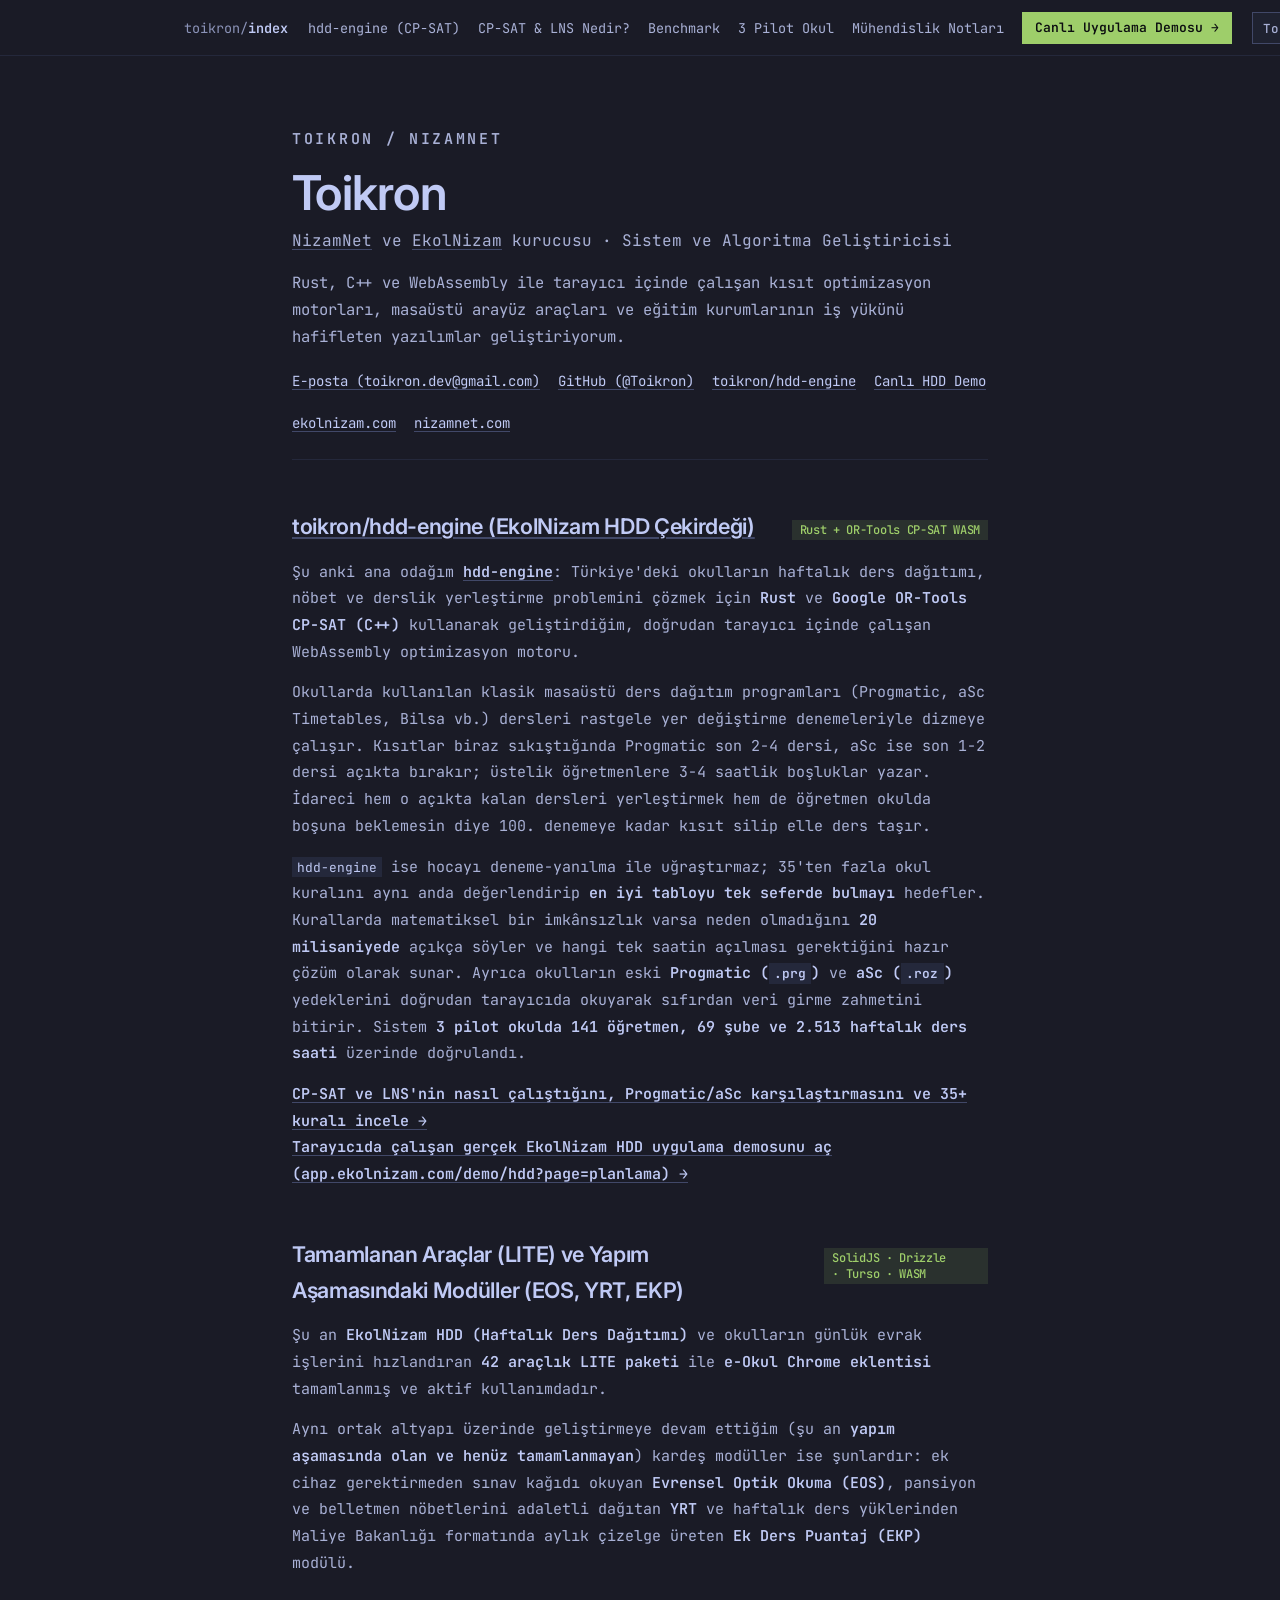
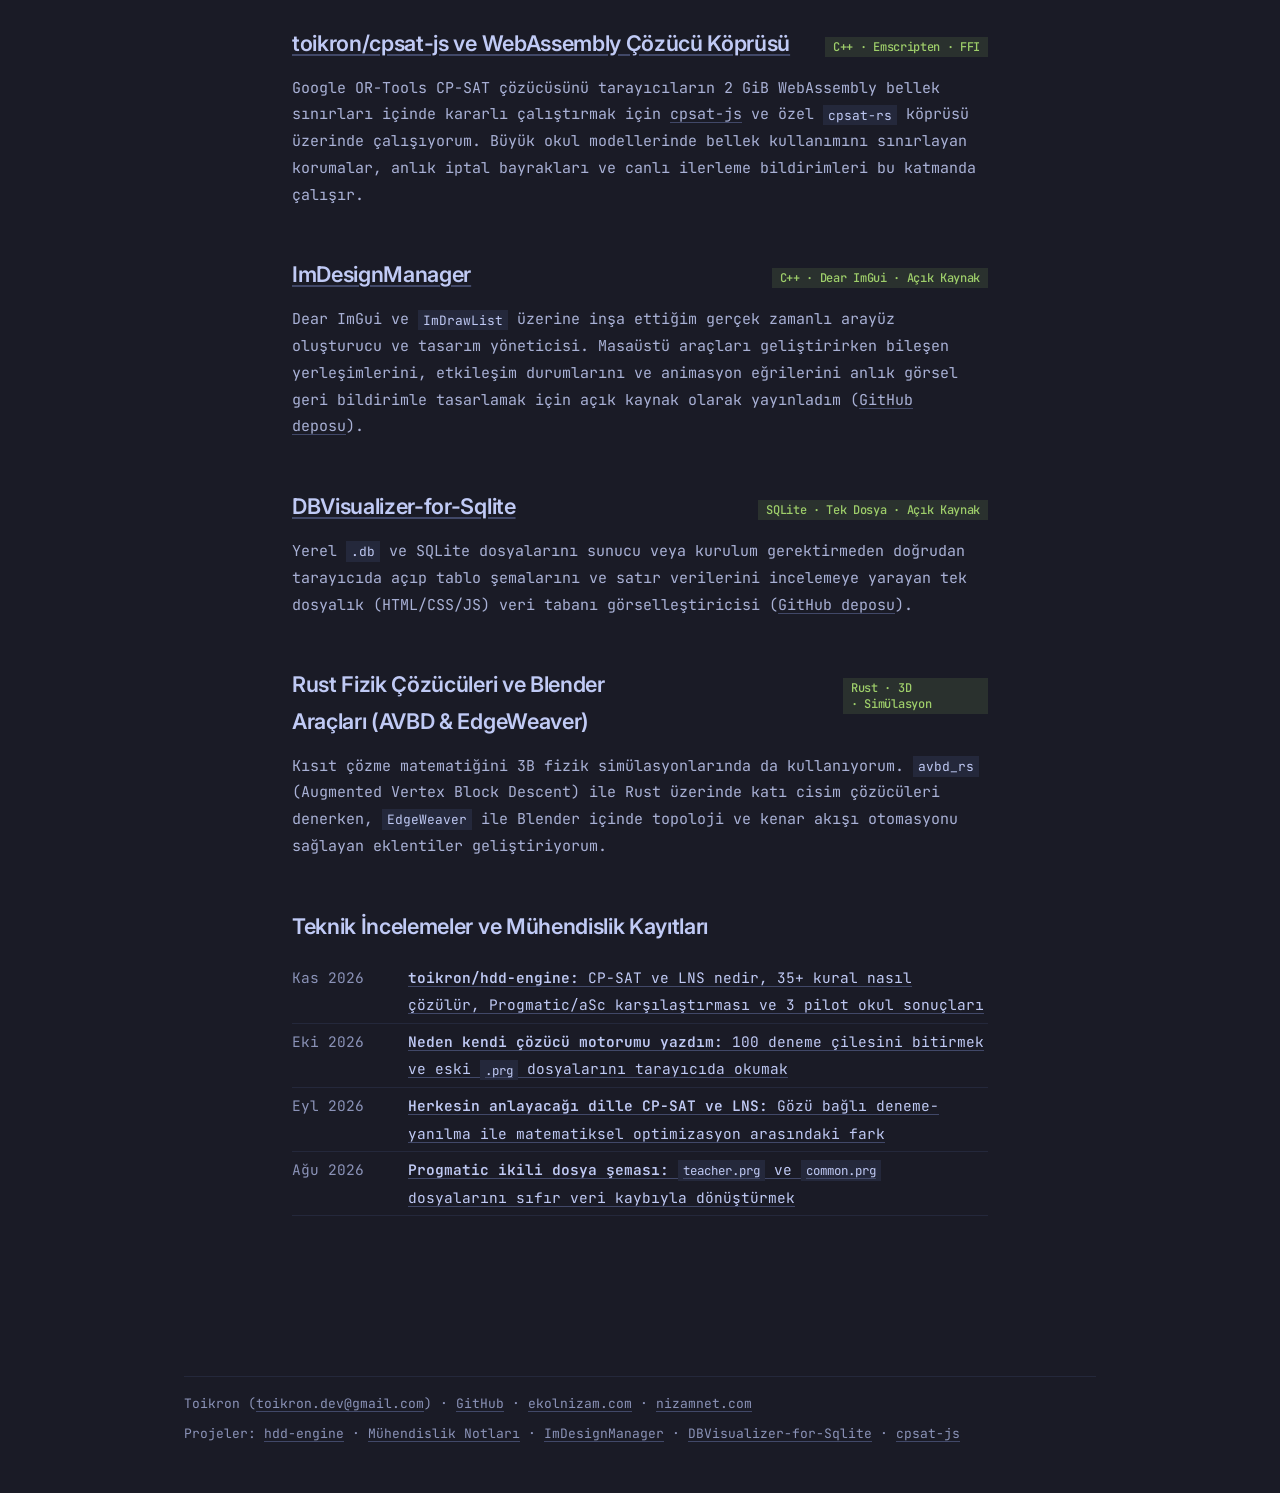
<file: index.html>
<!DOCTYPE html>
<html lang="tr" data-theme="tokyo-night">
<head>
  <meta charset="utf-8">
  <meta name="viewport" content="width=device-width, initial-scale=1">
  <title>Toikron · NizamNet, EkolNizam ve Sistem Mühendisliği</title>
  <meta name="description" content="Toikron - NizamNet ve EkolNizam kurucusu. Rust, C++, WebAssembly ve kısıt programlama (OR-Tools CP-SAT) tabanlı operasyon yazılımları, geliştirici araçları ve açık kaynak projeler.">
  <meta name="author" content="Toikron">
  <script>
    (() => {
      let theme = null;
      try { theme = localStorage.getItem("theme"); } catch {}
      if (!theme) theme = "tokyo-night";
      document.documentElement.dataset.theme = theme;
    })();
  </script>
  <link rel="stylesheet" href="/style.css">
</head>
<body>
  <header class="bar">
    <div class="bar-inner">
      <a class="bar-name" href="/"><span>toikron/</span>index</a>
      <nav class="bar-links" aria-label="Ana menü">
        <a href="/hdd-engine/">hdd-engine (CP-SAT)</a>
        <a class="hide-sm" href="/hdd-engine/#cpsat-nedir">CP-SAT &amp; LNS Nedir?</a>
        <a class="hide-sm" href="/hdd-engine/#measured">Benchmark</a>
        <a class="hide-sm" href="/hdd-engine/#pilot">3 Pilot Okul</a>
        <a class="hide-sm" href="/hdd-engine/neden/">Mühendislik Notları</a>
        <a class="sponsor-button" href="https://app.ekolnizam.com/demo/hdd?page=planlama" target="_blank" rel="noopener">Canlı Uygulama Demosu →</a>
      </nav>
      <label class="theme">
        <select class="theme-select" id="theme" aria-label="Tema seçimi">
          <option value="tokyo-night">Tokyo Night</option>
          <option value="catppuccin">Catppuccin</option>
          <option value="flexoki-light">Flexoki Light</option>
        </select>
        <span class="caret" aria-hidden="true">▾</span>
      </label>
    </div>
  </header>

  <main class="profile-page">
    <div class="profile-header">
      <p class="eyebrow">TOIKRON / NIZAMNET</p>
      <h1>Toikron</h1>
      <p class="role"><a href="https://nizamnet.com">NizamNet</a> ve <a href="https://ekolnizam.com">EkolNizam</a> kurucusu · Sistem ve Algoritma Geliştiricisi</p>
      <p class="lead">
        Rust, C++ ve WebAssembly ile tarayıcı içinde çalışan kısıt optimizasyon motorları, masaüstü arayüz araçları ve eğitim kurumlarının iş yükünü hafifleten yazılımlar geliştiriyorum.
      </p>
      <div class="contact-links">
        <a href="mailto:toikron.dev@gmail.com">E-posta (toikron.dev@gmail.com)</a>
        <a href="https://github.com/Toikron">GitHub (@Toikron)</a>
        <a href="/hdd-engine/">toikron/hdd-engine</a>
        <a href="https://app.ekolnizam.com/demo/hdd?page=planlama">Canlı HDD Demo</a>
        <a href="https://ekolnizam.com">ekolnizam.com</a>
        <a href="https://nizamnet.com">nizamnet.com</a>
      </div>
    </div>

    <h2 id="hdd-engine">
      <span><a href="/hdd-engine/">toikron/hdd-engine (EkolNizam HDD Çekirdeği)</a></span>
      <span class="tag">Rust + OR-Tools CP-SAT WASM</span>
    </h2>
    <p>
      Şu anki ana odağım <a href="/hdd-engine/"><strong>hdd-engine</strong></a>: Türkiye'deki okulların haftalık ders dağıtımı, nöbet ve derslik yerleştirme problemini çözmek için <strong>Rust</strong> ve <strong>Google OR-Tools CP-SAT (C++)</strong> kullanarak geliştirdiğim, doğrudan tarayıcı içinde çalışan WebAssembly optimizasyon motoru.
    </p>
    <p>
      Okullarda kullanılan klasik masaüstü ders dağıtım programları (Progmatic, aSc Timetables, Bilsa vb.) dersleri rastgele yer değiştirme denemeleriyle dizmeye çalışır. Kısıtlar biraz sıkıştığında Progmatic son 2-4 dersi, aSc ise son 1-2 dersi açıkta bırakır; üstelik öğretmenlere 3-4 saatlik boşluklar yazar. İdareci hem o açıkta kalan dersleri yerleştirmek hem de öğretmen okulda boşuna beklemesin diye 100. denemeye kadar kısıt silip elle ders taşır.
    </p>
    <p>
      <code>hdd-engine</code> ise hocayı deneme-yanılma ile uğraştırmaz; 35'ten fazla okul kuralını aynı anda değerlendirip <strong>en iyi tabloyu tek seferde bulmayı</strong> hedefler. Kurallarda matematiksel bir imkânsızlık varsa neden olmadığını <strong>20 milisaniyede</strong> açıkça söyler ve hangi tek saatin açılması gerektiğini hazır çözüm olarak sunar. Ayrıca okulların eski <strong>Progmatic (<code>.prg</code>)</strong> ve <strong>aSc (<code>.roz</code>)</strong> yedeklerini doğrudan tarayıcıda okuyarak sıfırdan veri girme zahmetini bitirir. Sistem <strong>3 pilot okulda 141 öğretmen, 69 şube ve 2.513 haftalık ders saati</strong> üzerinde doğrulandı.
    </p>
    <p>
      <a href="/hdd-engine/"><strong>CP-SAT ve LNS'nin nasıl çalıştığını, Progmatic/aSc karşılaştırmasını ve 35+ kuralı incele →</strong></a><br>
      <a href="https://app.ekolnizam.com/demo/hdd?page=planlama" target="_blank" rel="noopener"><strong>Tarayıcıda çalışan gerçek EkolNizam HDD uygulama demosunu aç (app.ekolnizam.com/demo/hdd?page=planlama) →</strong></a>
    </p>

    <h2 id="ekolnizam-ekosistem">
      <span>Tamamlanan Araçlar (LITE) ve Yapım Aşamasındaki Modüller (EOS, YRT, EKP)</span>
      <span class="tag">SolidJS · Drizzle · Turso · WASM</span>
    </h2>
    <p>
      Şu an <strong>EkolNizam HDD (Haftalık Ders Dağıtımı)</strong> ve okulların günlük evrak işlerini hızlandıran <strong>42 araçlık LITE paketi</strong> ile <strong>e-Okul Chrome eklentisi</strong> tamamlanmış ve aktif kullanımdadır.
    </p>
    <p>
      Aynı ortak altyapı üzerinde geliştirmeye devam ettiğim (şu an <strong>yapım aşamasında olan ve henüz tamamlanmayan</strong>) kardeş modüller ise şunlardır: ek cihaz gerektirmeden sınav kağıdı okuyan <strong>Evrensel Optik Okuma (EOS)</strong>, pansiyon ve belletmen nöbetlerini adaletli dağıtan <strong>YRT</strong> ve haftalık ders yüklerinden Maliye Bakanlığı formatında aylık çizelge üreten <strong>Ek Ders Puantaj (EKP)</strong> modülü.
    </p>

    <h2 id="cpsat-js">
      <span><a href="https://github.com/Toikron/cpsat-js">toikron/cpsat-js ve WebAssembly Çözücü Köprüsü</a></span>
      <span class="tag">C++ · Emscripten · FFI</span>
    </h2>
    <p>
      Google OR-Tools CP-SAT çözücüsünü tarayıcıların 2 GiB WebAssembly bellek sınırları içinde kararlı çalıştırmak için <a href="https://github.com/Toikron/cpsat-js">cpsat-js</a> ve özel <code>cpsat-rs</code> köprüsü üzerinde çalışıyorum. Büyük okul modellerinde bellek kullanımını sınırlayan korumalar, anlık iptal bayrakları ve canlı ilerleme bildirimleri bu katmanda çalışır.
    </p>

    <h2 id="imdesignmanager">
      <span><a href="https://github.com/Toikron/ImDesignManager">ImDesignManager</a></span>
      <span class="tag">C++ · Dear ImGui · Açık Kaynak</span>
    </h2>
    <p>
      Dear ImGui ve <code>ImDrawList</code> üzerine inşa ettiğim gerçek zamanlı arayüz oluşturucu ve tasarım yöneticisi. Masaüstü araçları geliştirirken bileşen yerleşimlerini, etkileşim durumlarını ve animasyon eğrilerini anlık görsel geri bildirimle tasarlamak için açık kaynak olarak yayınladım (<a href="https://github.com/Toikron/ImDesignManager">GitHub deposu</a>).
    </p>

    <h2 id="dbvisualizer">
      <span><a href="https://github.com/Toikron/DBVisualizer-for-Sqlite">DBVisualizer-for-Sqlite</a></span>
      <span class="tag">SQLite · Tek Dosya · Açık Kaynak</span>
    </h2>
    <p>
      Yerel <code>.db</code> ve SQLite dosyalarını sunucu veya kurulum gerektirmeden doğrudan tarayıcıda açıp tablo şemalarını ve satır verilerini incelemeye yarayan tek dosyalık (HTML/CSS/JS) veri tabanı görselleştiricisi (<a href="https://github.com/Toikron/DBVisualizer-for-Sqlite">GitHub deposu</a>).
    </p>

    <h2 id="fizik-ve-3d">
      <span>Rust Fizik Çözücüleri ve Blender Araçları (AVBD &amp; EdgeWeaver)</span>
      <span class="tag">Rust · 3D · Simülasyon</span>
    </h2>
    <p>
      Kısıt çözme matematiğini 3B fizik simülasyonlarında da kullanıyorum. <code>avbd_rs</code> (Augmented Vertex Block Descent) ile Rust üzerinde katı cisim çözücüleri denerken, <code>EdgeWeaver</code> ile Blender içinde topoloji ve kenar akışı otomasyonu sağlayan eklentiler geliştiriyorum.
    </p>

    <h2 id="yazilar">
      <span>Teknik İncelemeler ve Mühendislik Kayıtları</span>
    </h2>
    <ul class="posts">
      <li>
        <time>Kas 2026</time>
        <span><a href="/hdd-engine/"><strong>toikron/hdd-engine:</strong> CP-SAT ve LNS nedir, 35+ kural nasıl çözülür, Progmatic/aSc karşılaştırması ve 3 pilot okul sonuçları</a></span>
      </li>
      <li>
        <time>Eki 2026</time>
        <span><a href="/hdd-engine/neden/"><strong>Neden kendi çözücü motorumu yazdım:</strong> 100 deneme çilesini bitirmek ve eski <code>.prg</code> dosyalarını tarayıcıda okumak</a></span>
      </li>
      <li>
        <time>Eyl 2026</time>
        <span><a href="/hdd-engine/#cpsat-nedir"><strong>Herkesin anlayacağı dille CP-SAT ve LNS:</strong> Gözü bağlı deneme-yanılma ile matematiksel optimizasyon arasındaki fark</a></span>
      </li>
      <li>
        <time>Ağu 2026</time>
        <span><a href="/hdd-engine/#prg-binary"><strong>Progmatic ikili dosya şeması:</strong> <code>teacher.prg</code> ve <code>common.prg</code> dosyalarını sıfır veri kaybıyla dönüştürmek</a></span>
      </li>
    </ul>
  </main>

  <footer>
    <p>Toikron (<a href="mailto:toikron.dev@gmail.com">toikron.dev@gmail.com</a>) · <a href="https://github.com/Toikron">GitHub</a> · <a href="https://ekolnizam.com">ekolnizam.com</a> · <a href="https://nizamnet.com">nizamnet.com</a></p>
    <p class="more-projects">Projeler: <a href="/hdd-engine/">hdd-engine</a> · <a href="/hdd-engine/neden/">Mühendislik Notları</a> · <a href="https://github.com/Toikron/ImDesignManager">ImDesignManager</a> · <a href="https://github.com/Toikron/DBVisualizer-for-Sqlite">DBVisualizer-for-Sqlite</a> · <a href="https://github.com/Toikron/cpsat-js">cpsat-js</a></p>
  </footer>

  <script type="module">
    const sel = document.getElementById("theme");
    const root = document.documentElement;
    sel.value = root.dataset.theme || "tokyo-night";
    sel.addEventListener("change", () => {
      root.classList.add("no-transition");
      root.dataset.theme = sel.value;
      try { localStorage.setItem("theme", sel.value); } catch {}
      requestAnimationFrame(() => requestAnimationFrame(() => root.classList.remove("no-transition")));
    });
  </script>
</body>
</html>
</file>
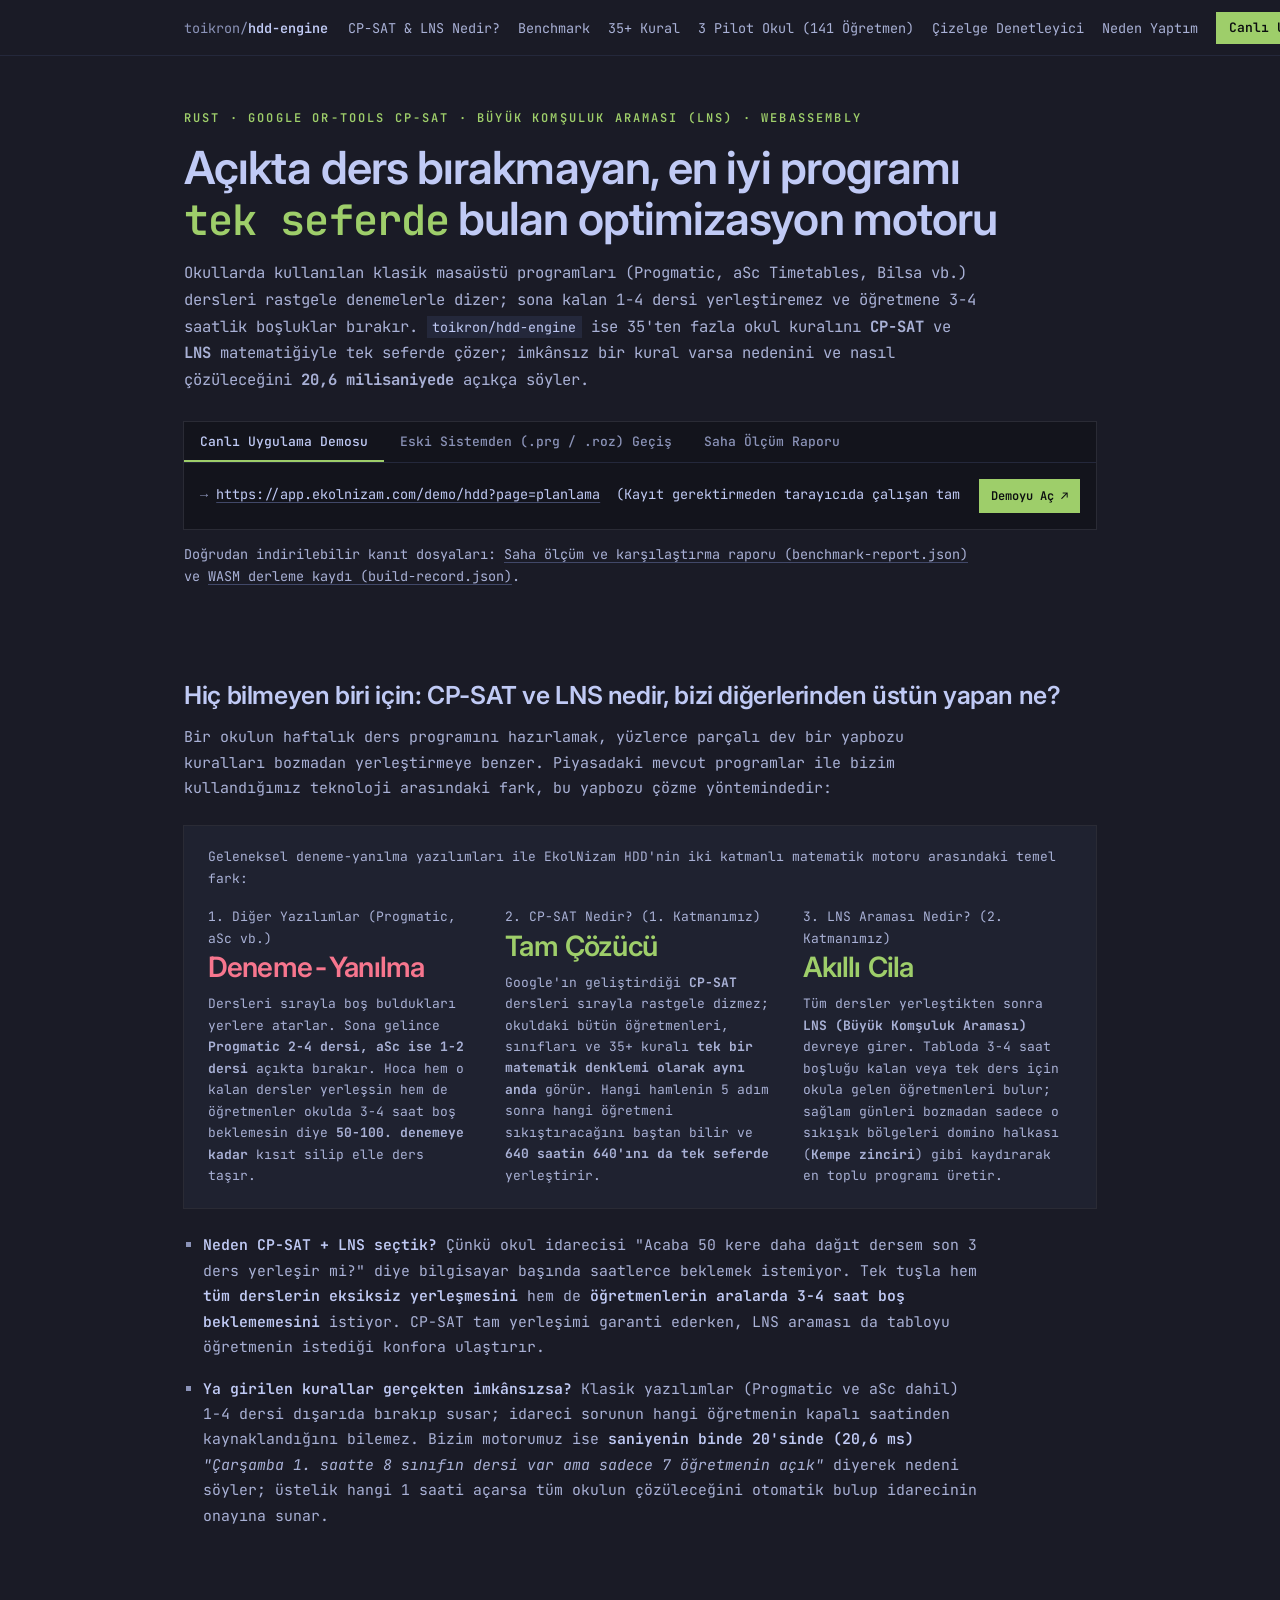
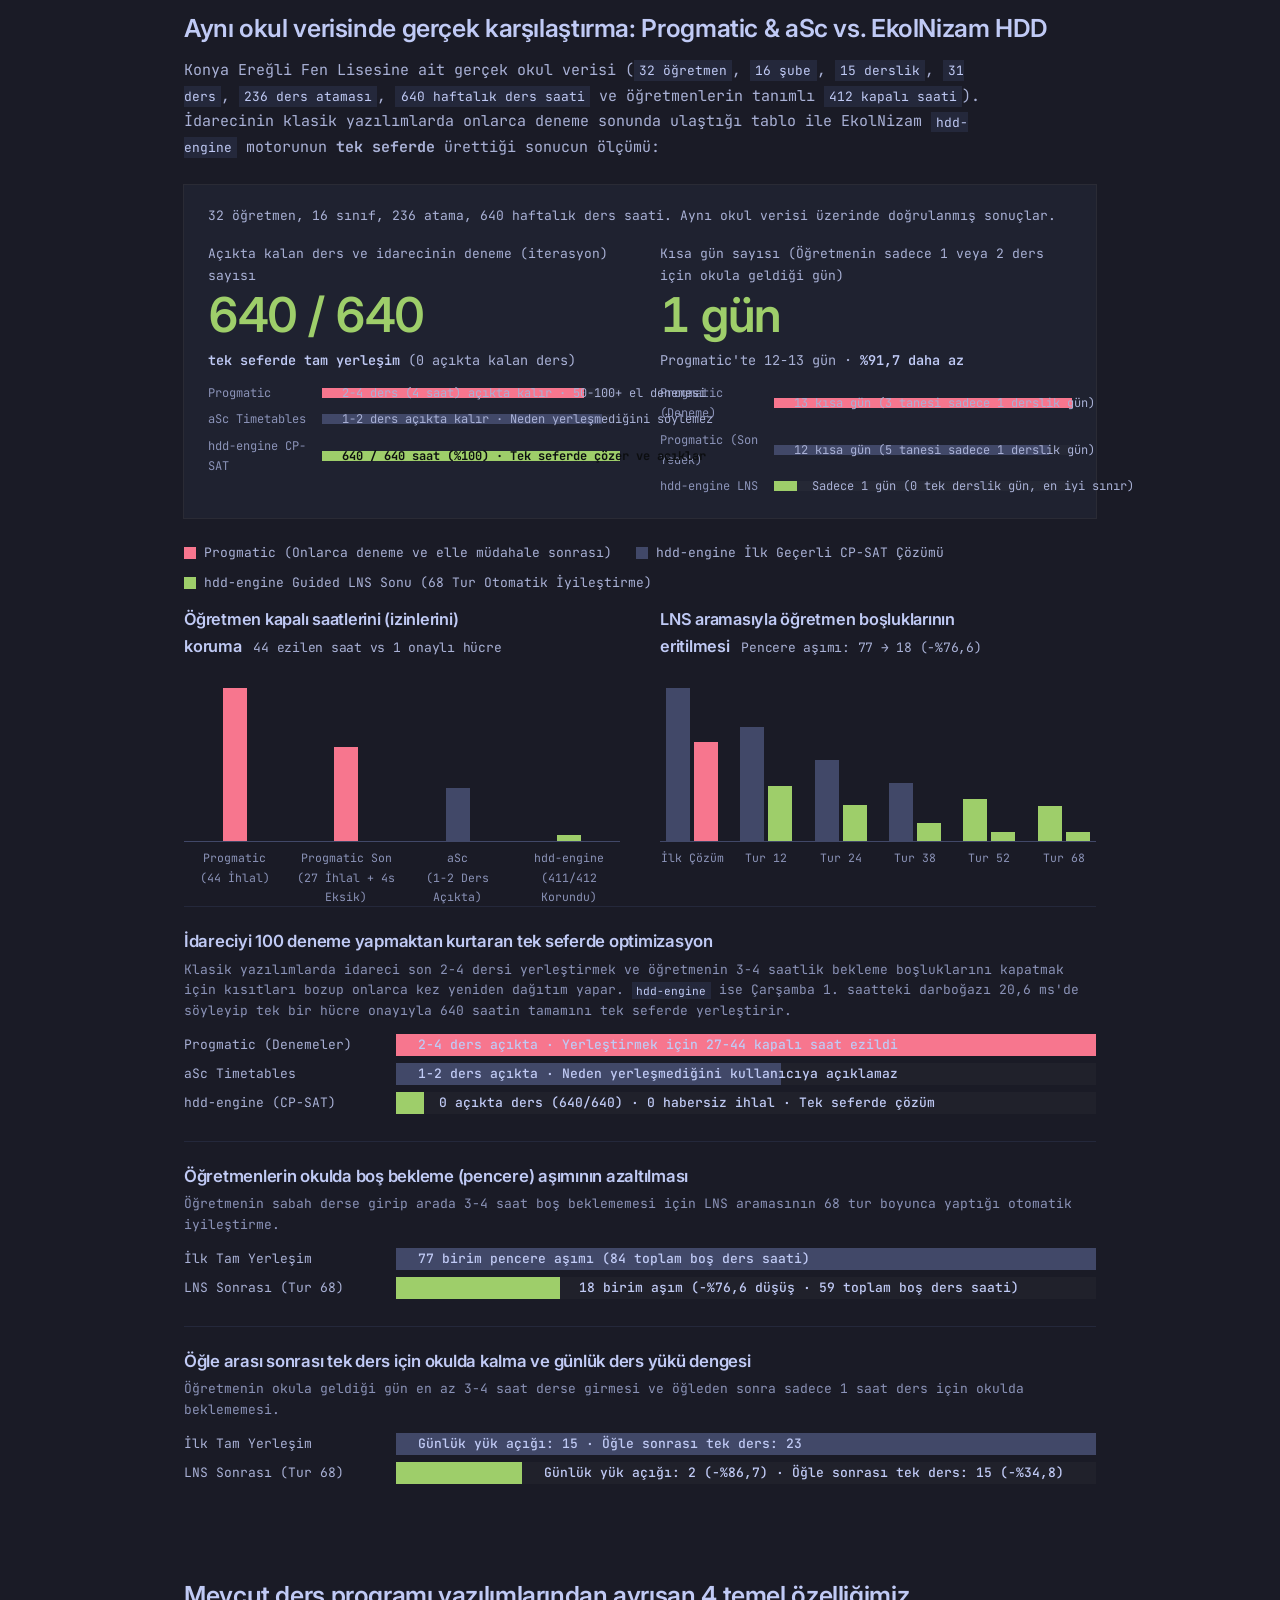
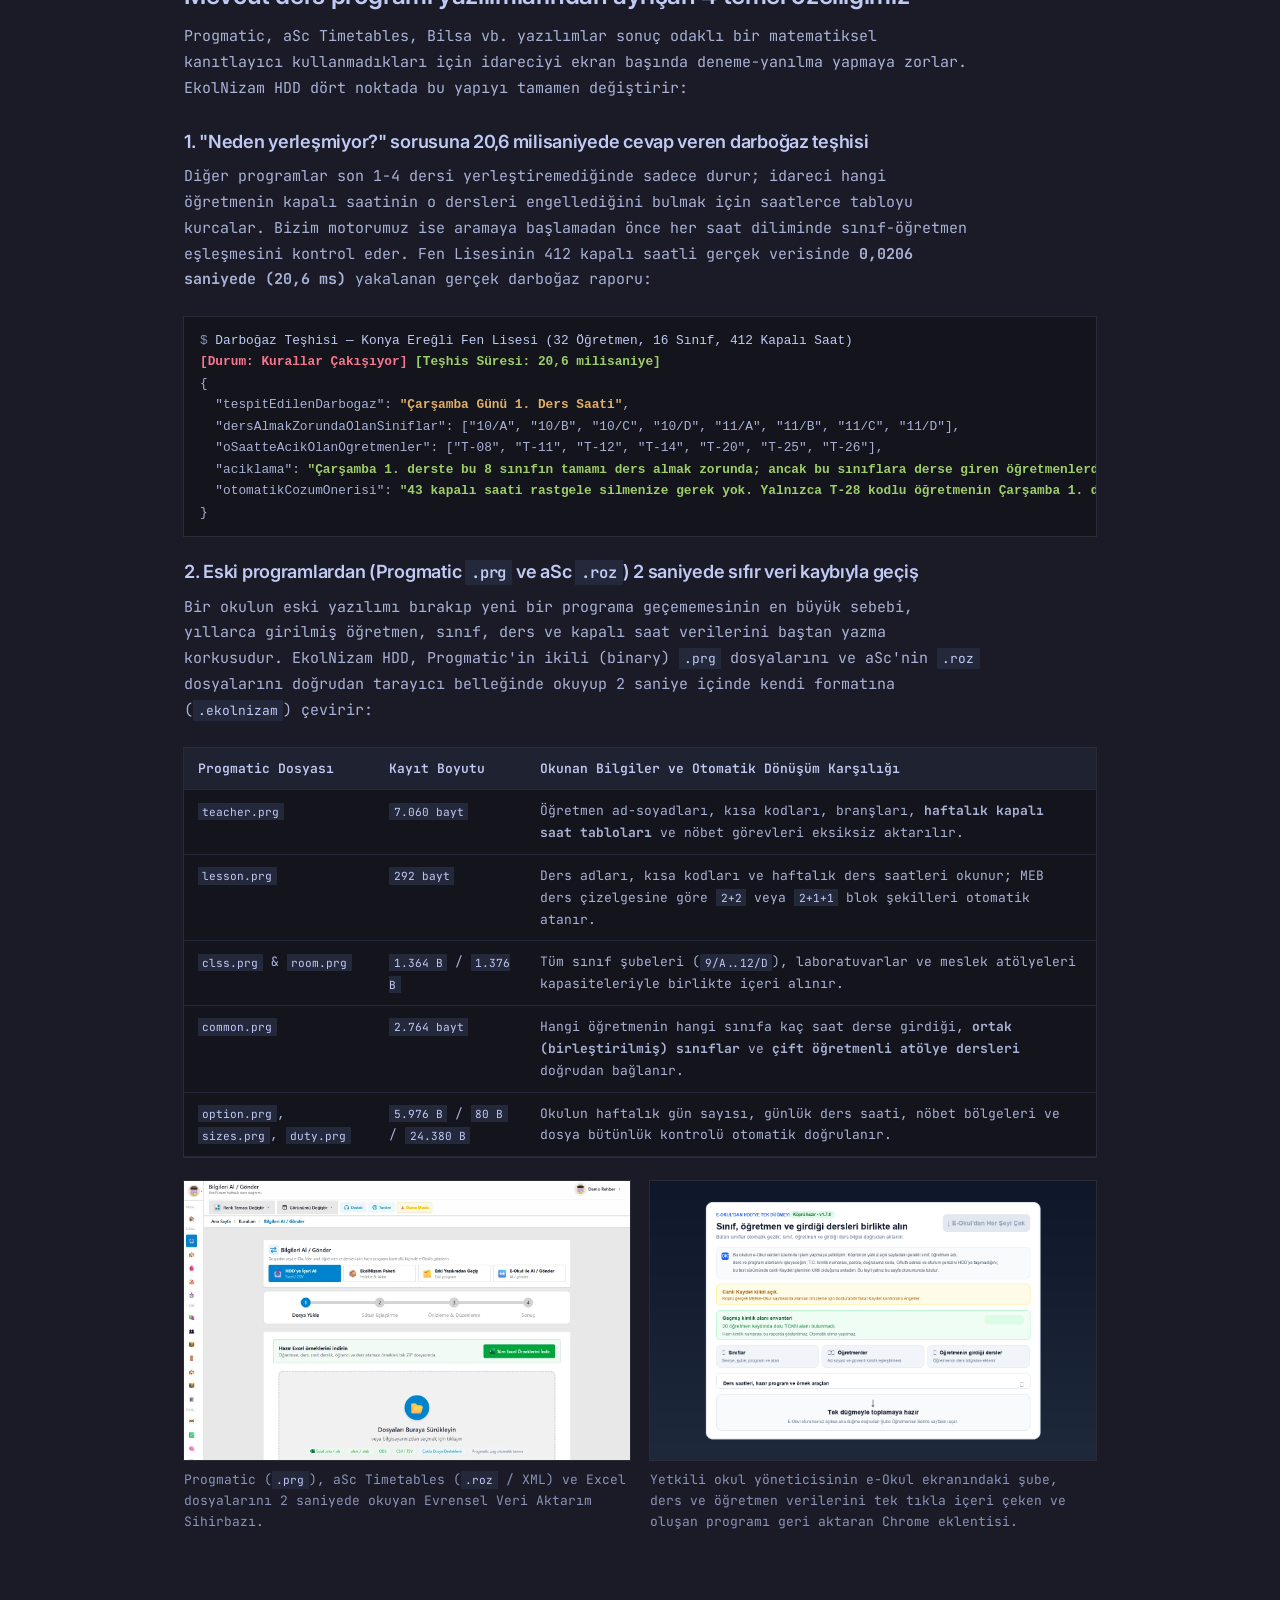
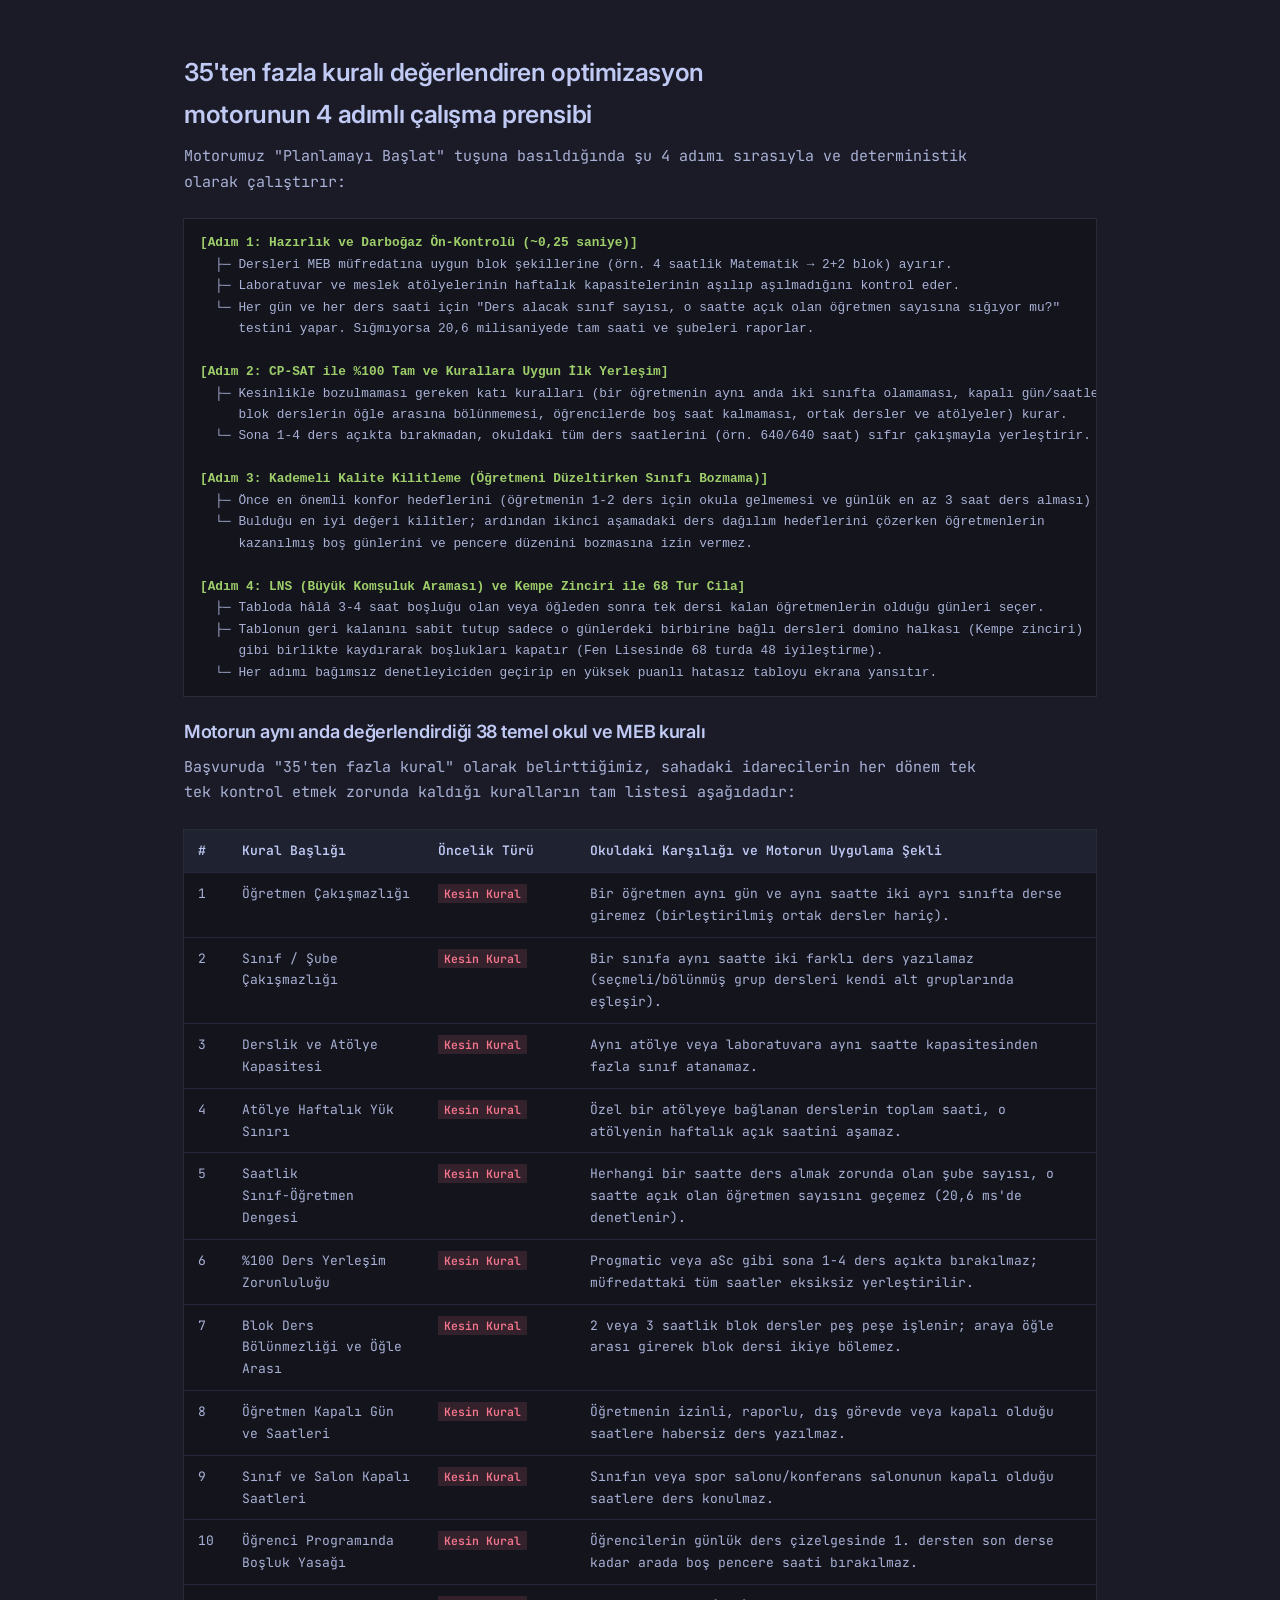
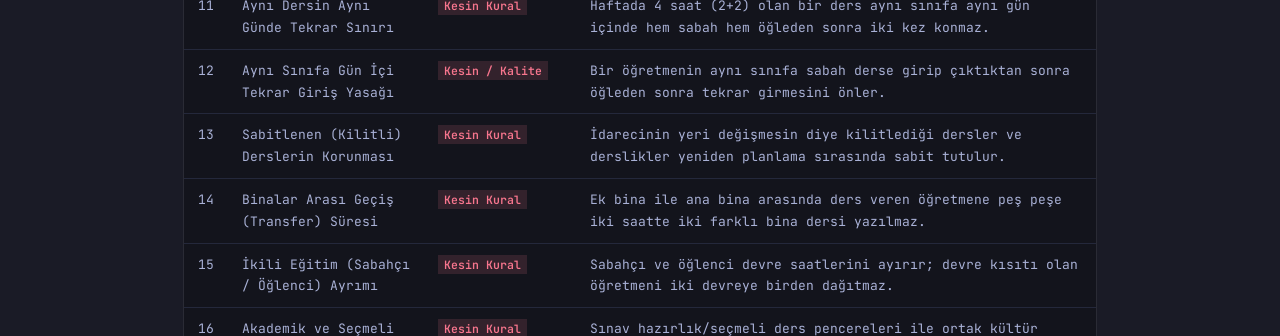
<file: blog/index.html>
<!DOCTYPE html><html lang="tr"><head><meta charset="utf-8"><meta http-equiv="refresh" content="0; url=/hdd-engine/"><link rel="canonical" href="https://toikron.github.io/hdd-engine/"><title>Yönlendiriliyor...</title></head><body><p><a href="/hdd-engine/">toikron/hdd-engine sayfasına yönlendiriliyorsunuz...</a></p></body></html>
</file>
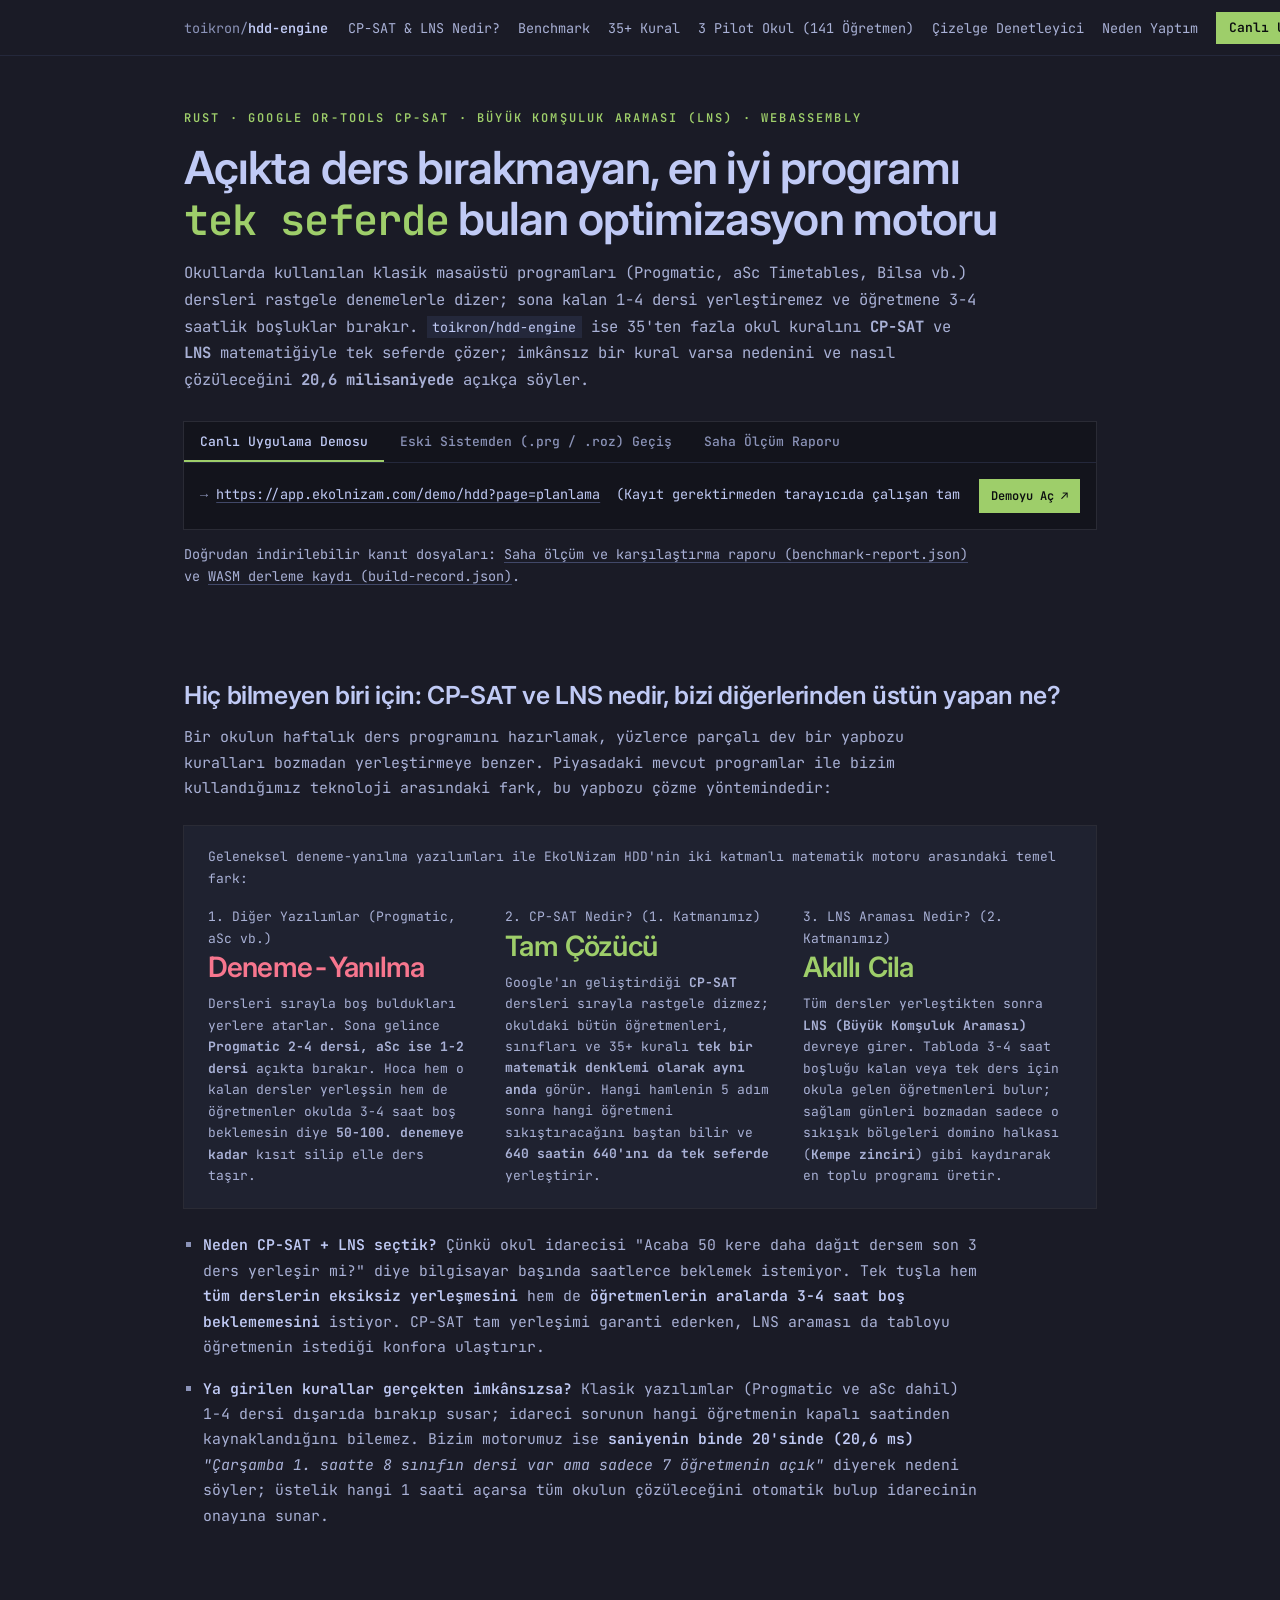
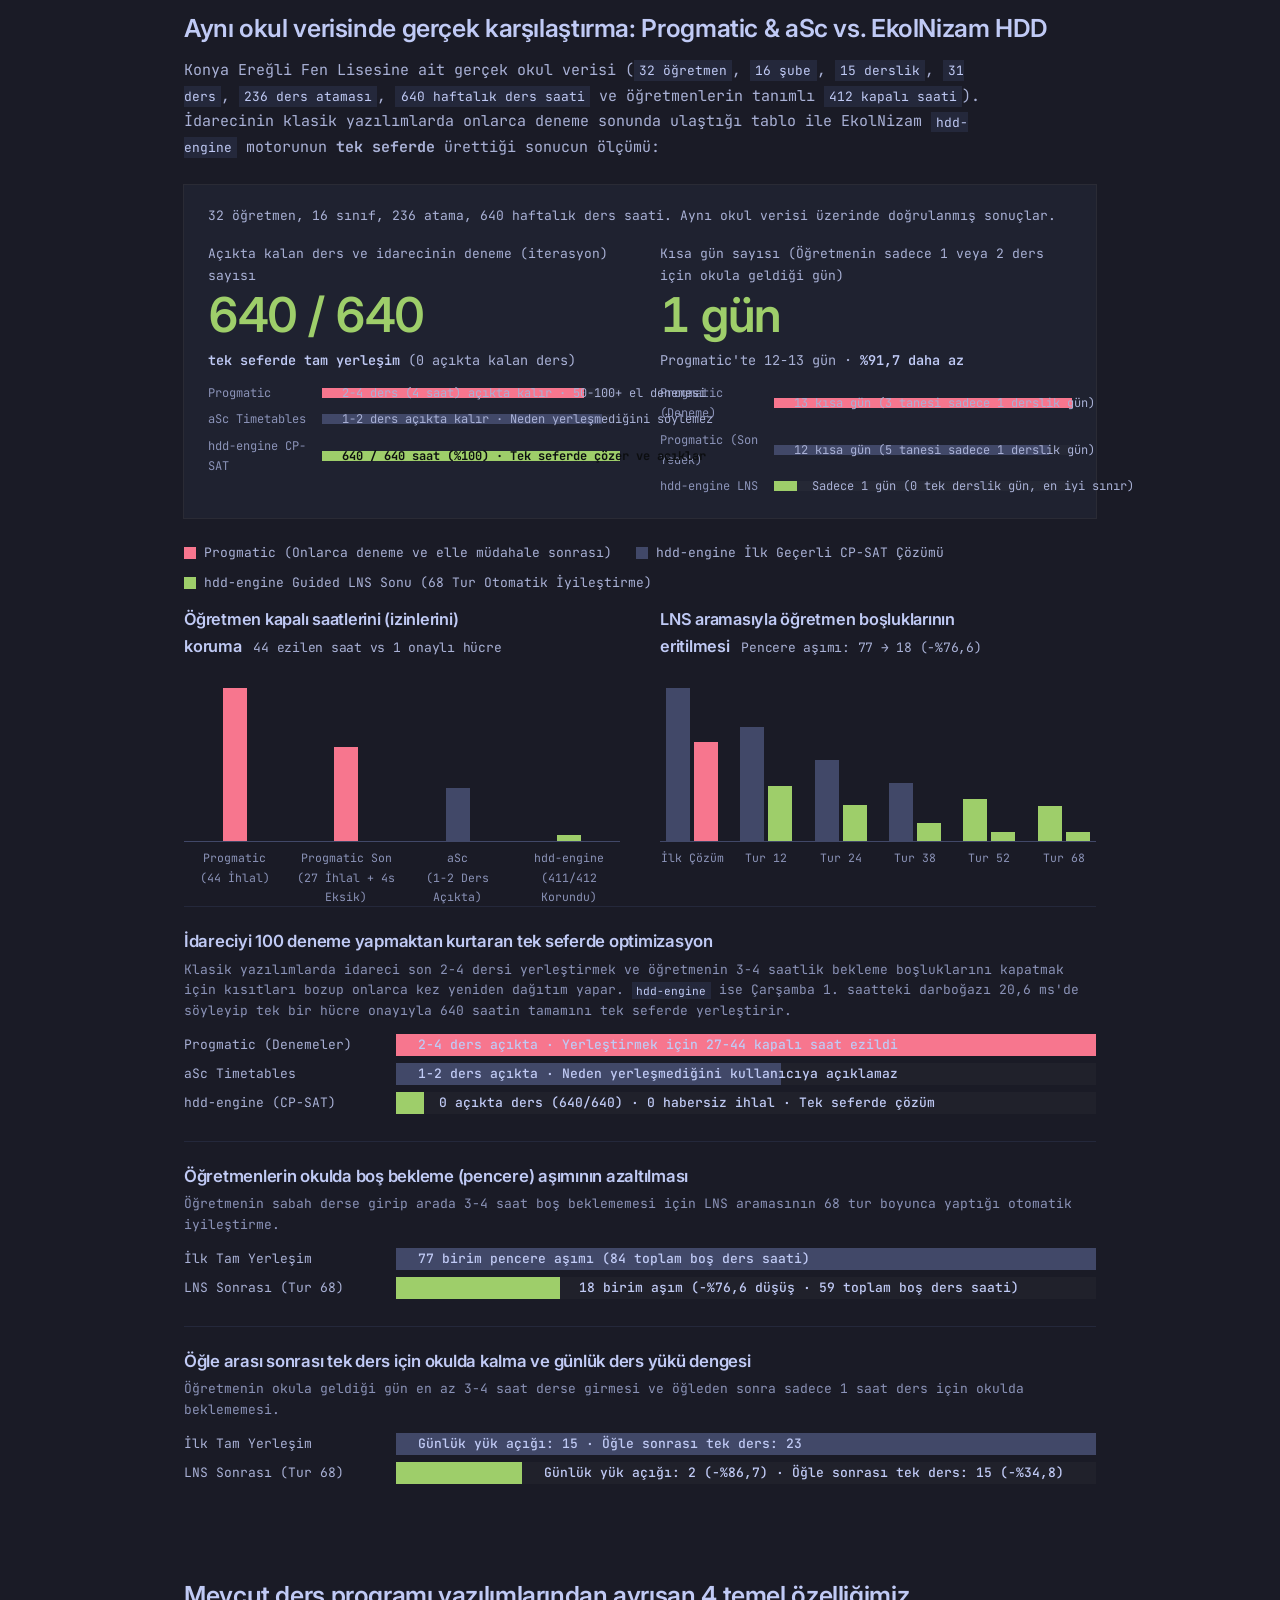
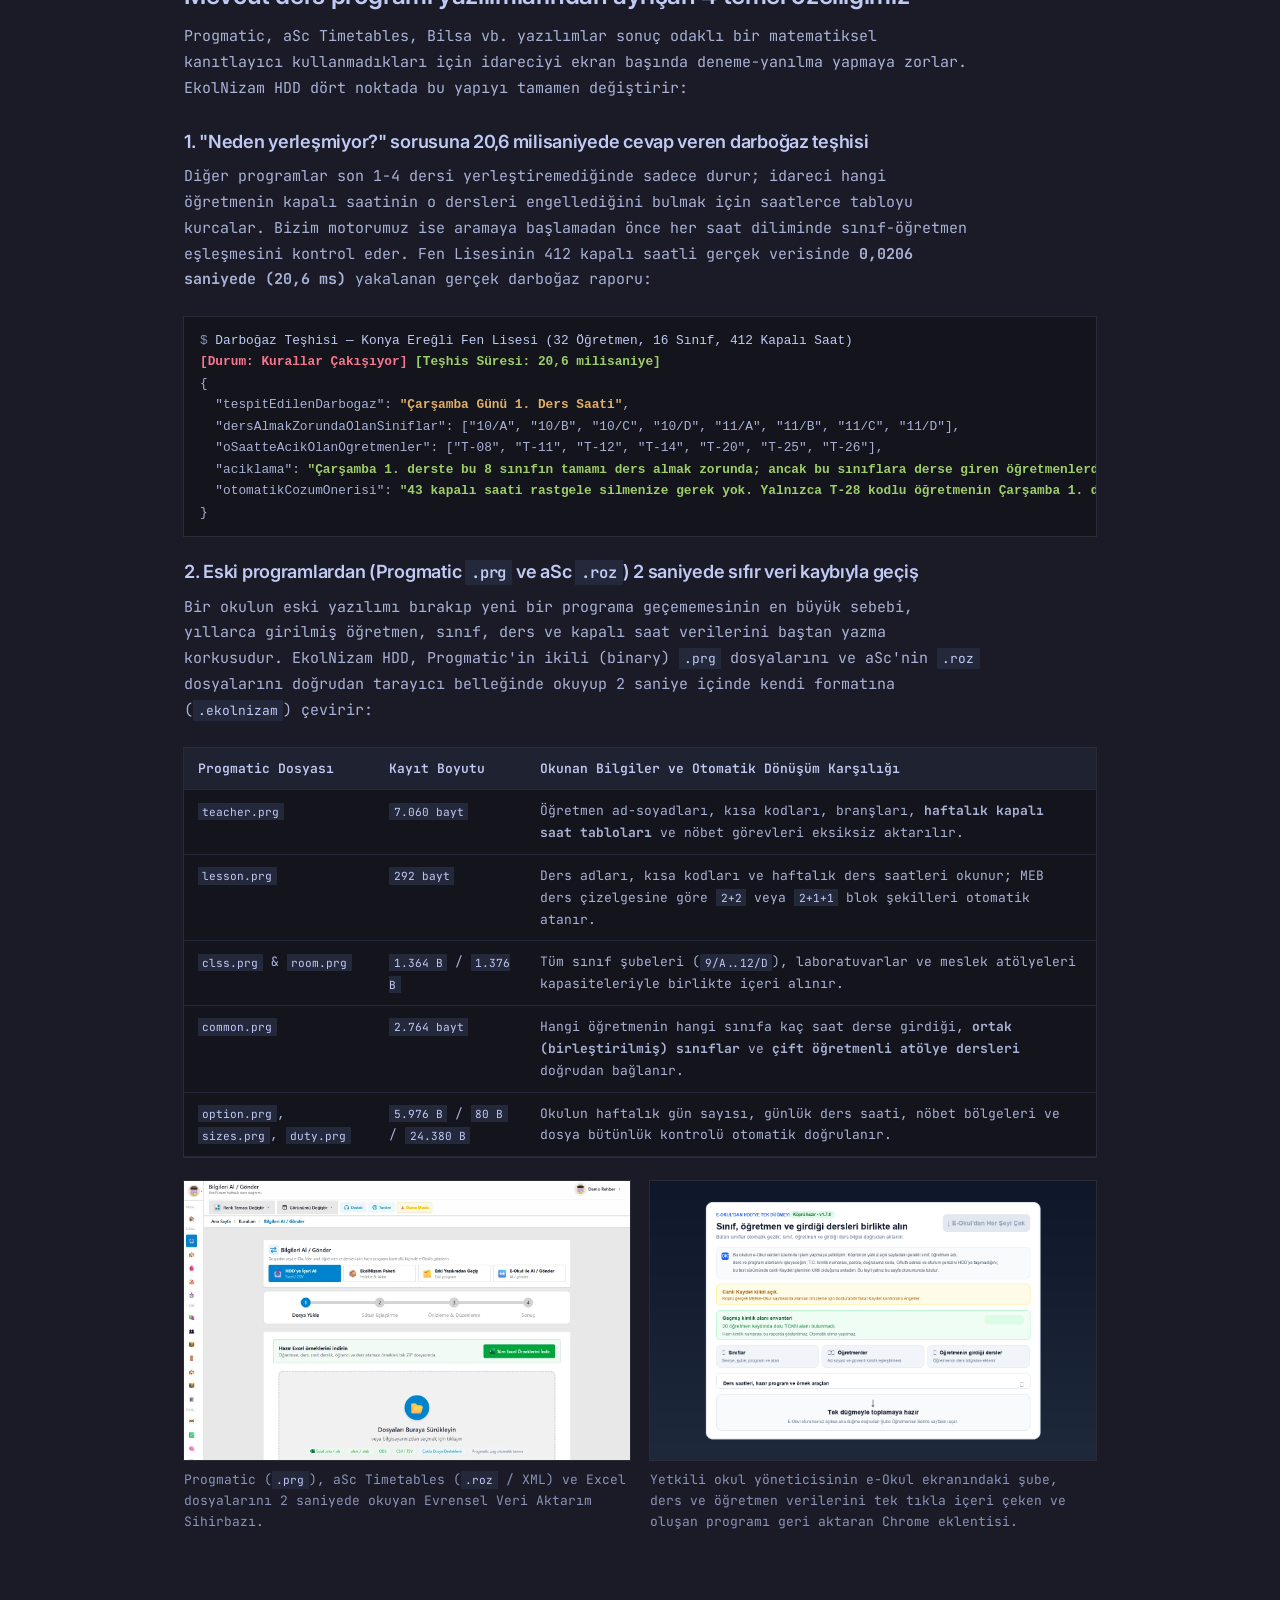
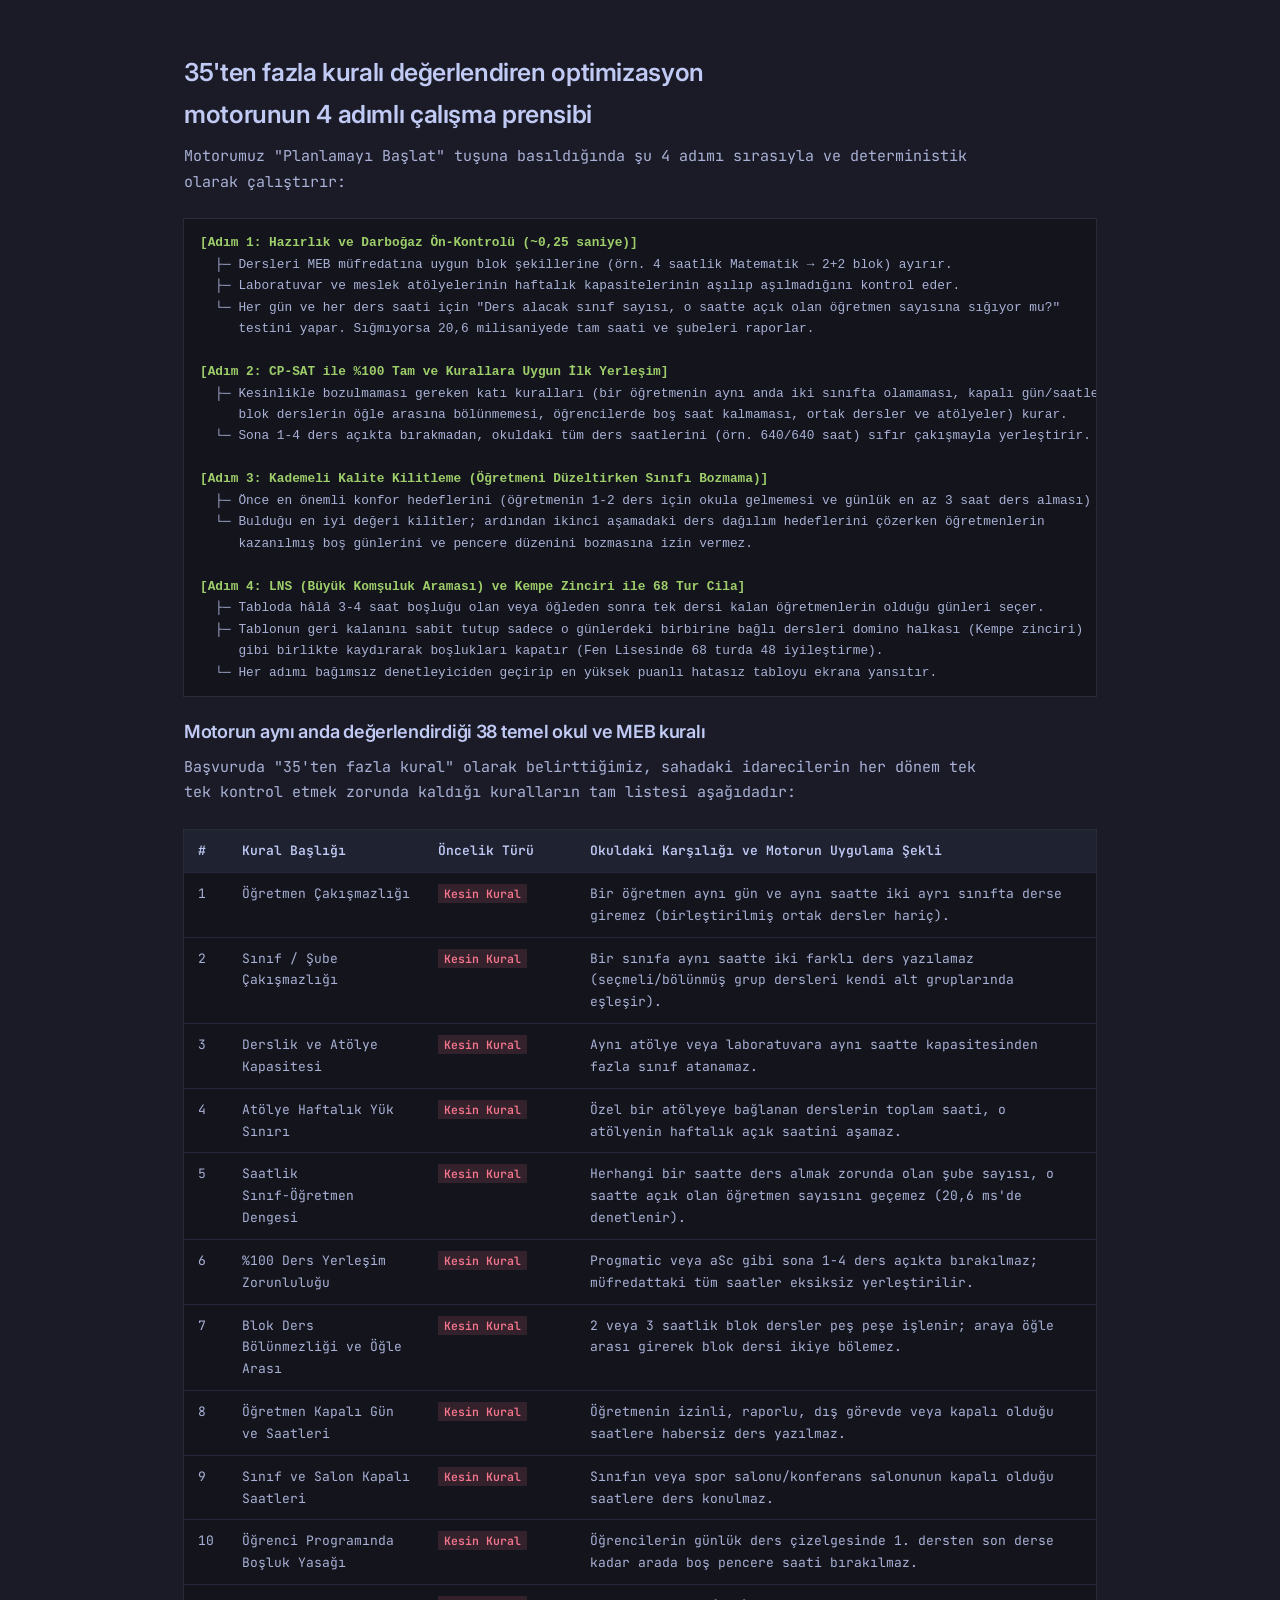
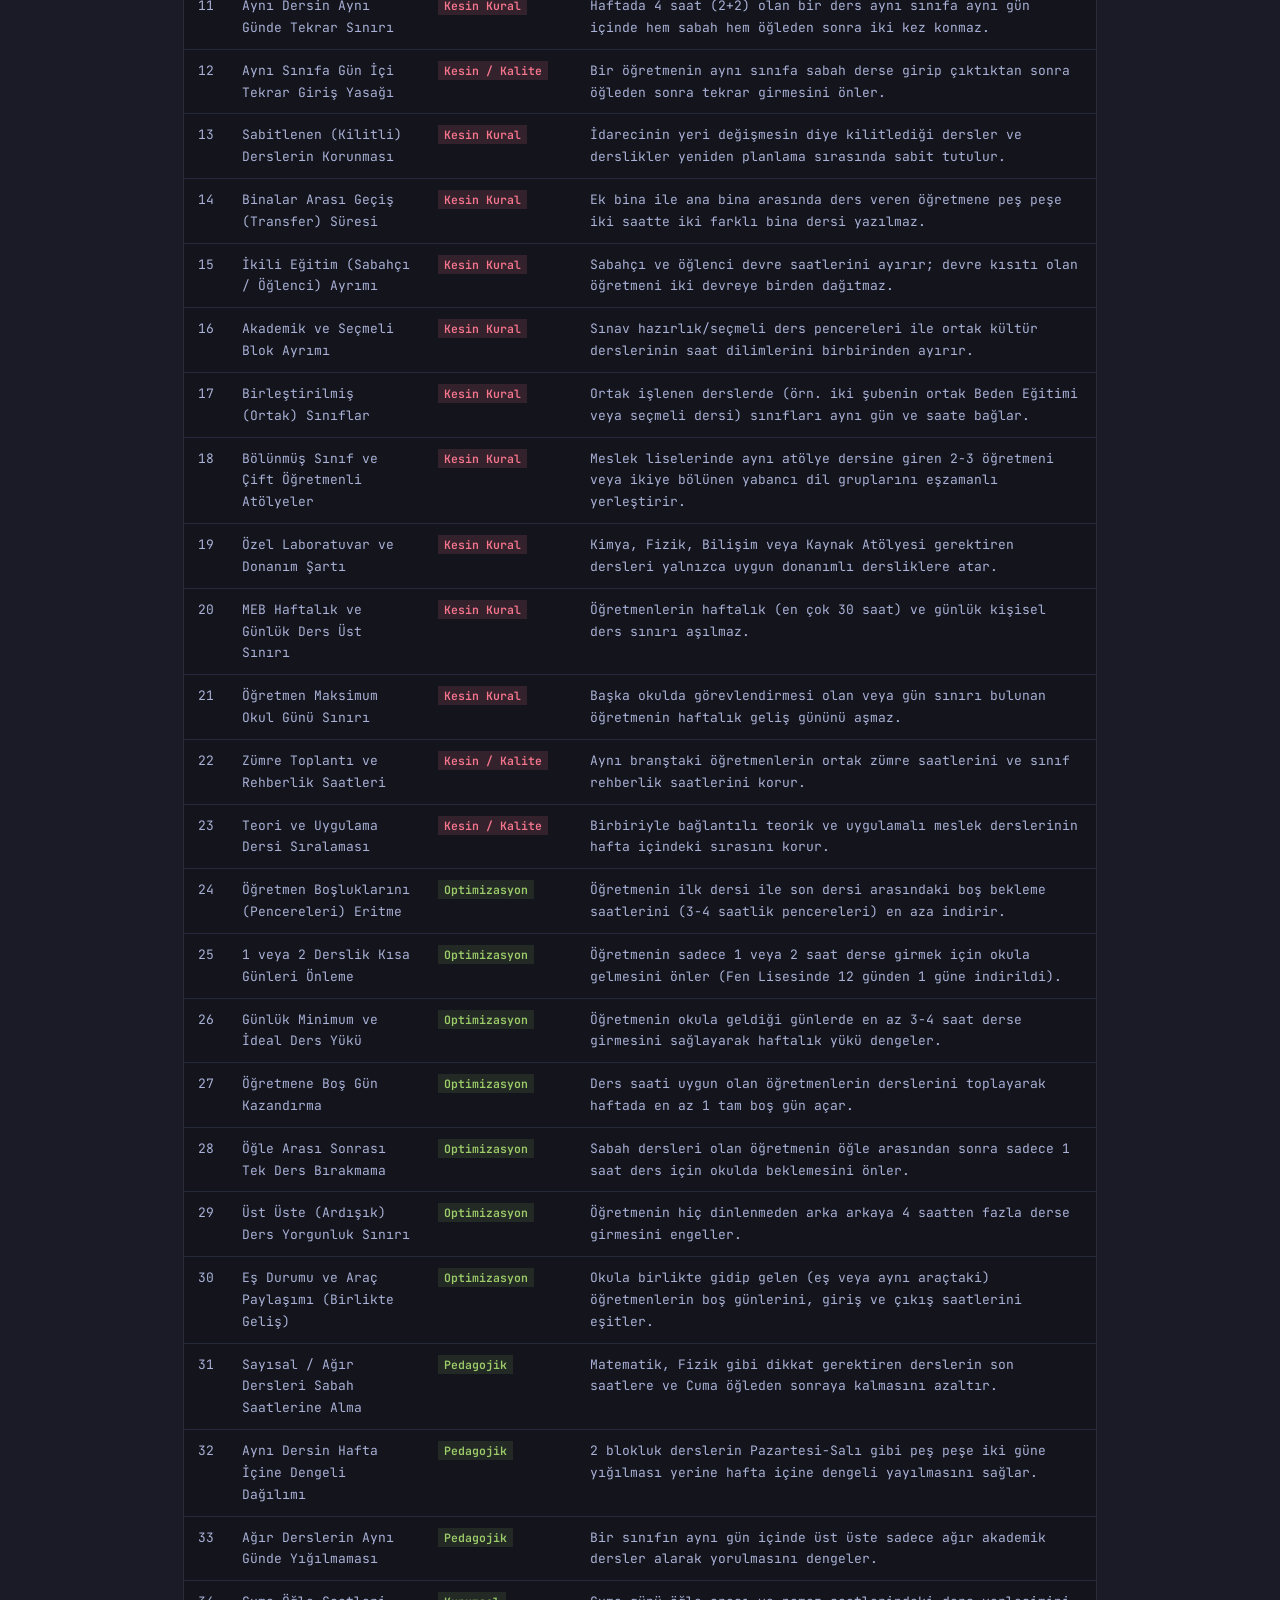
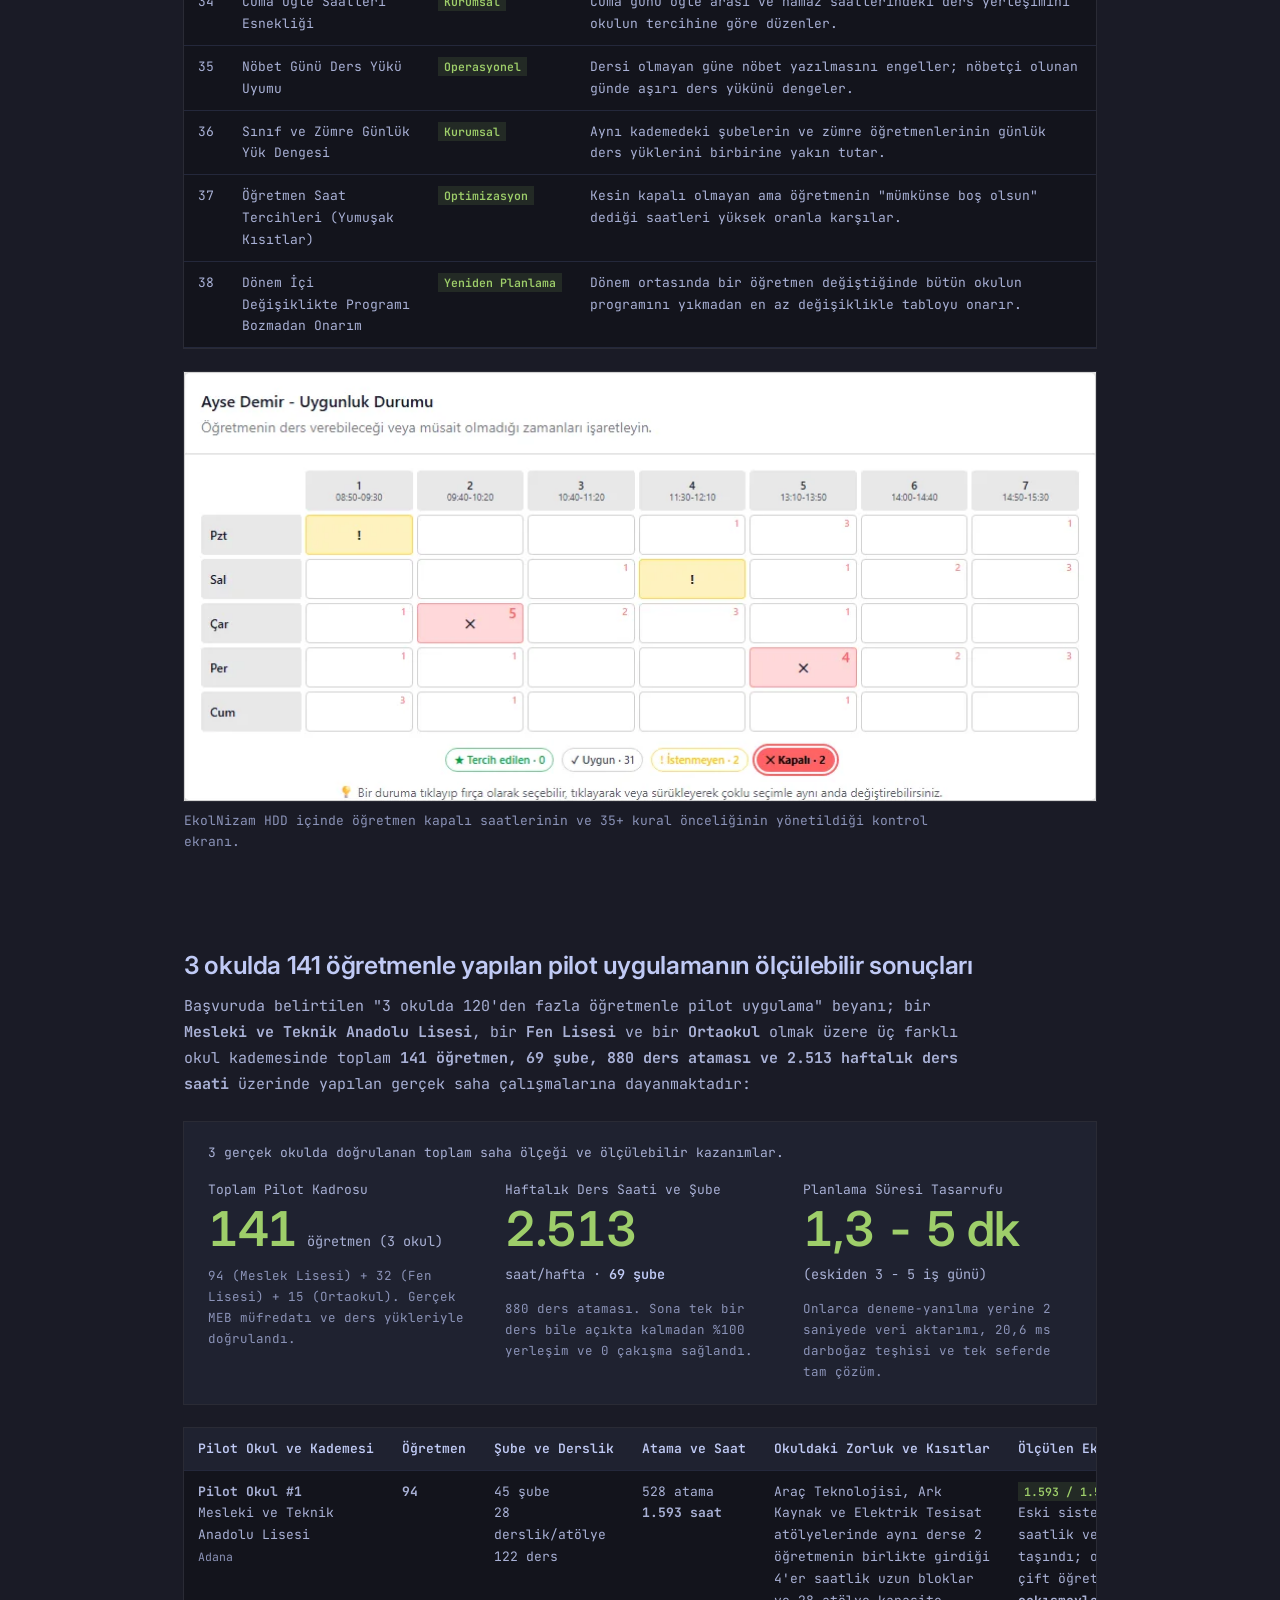
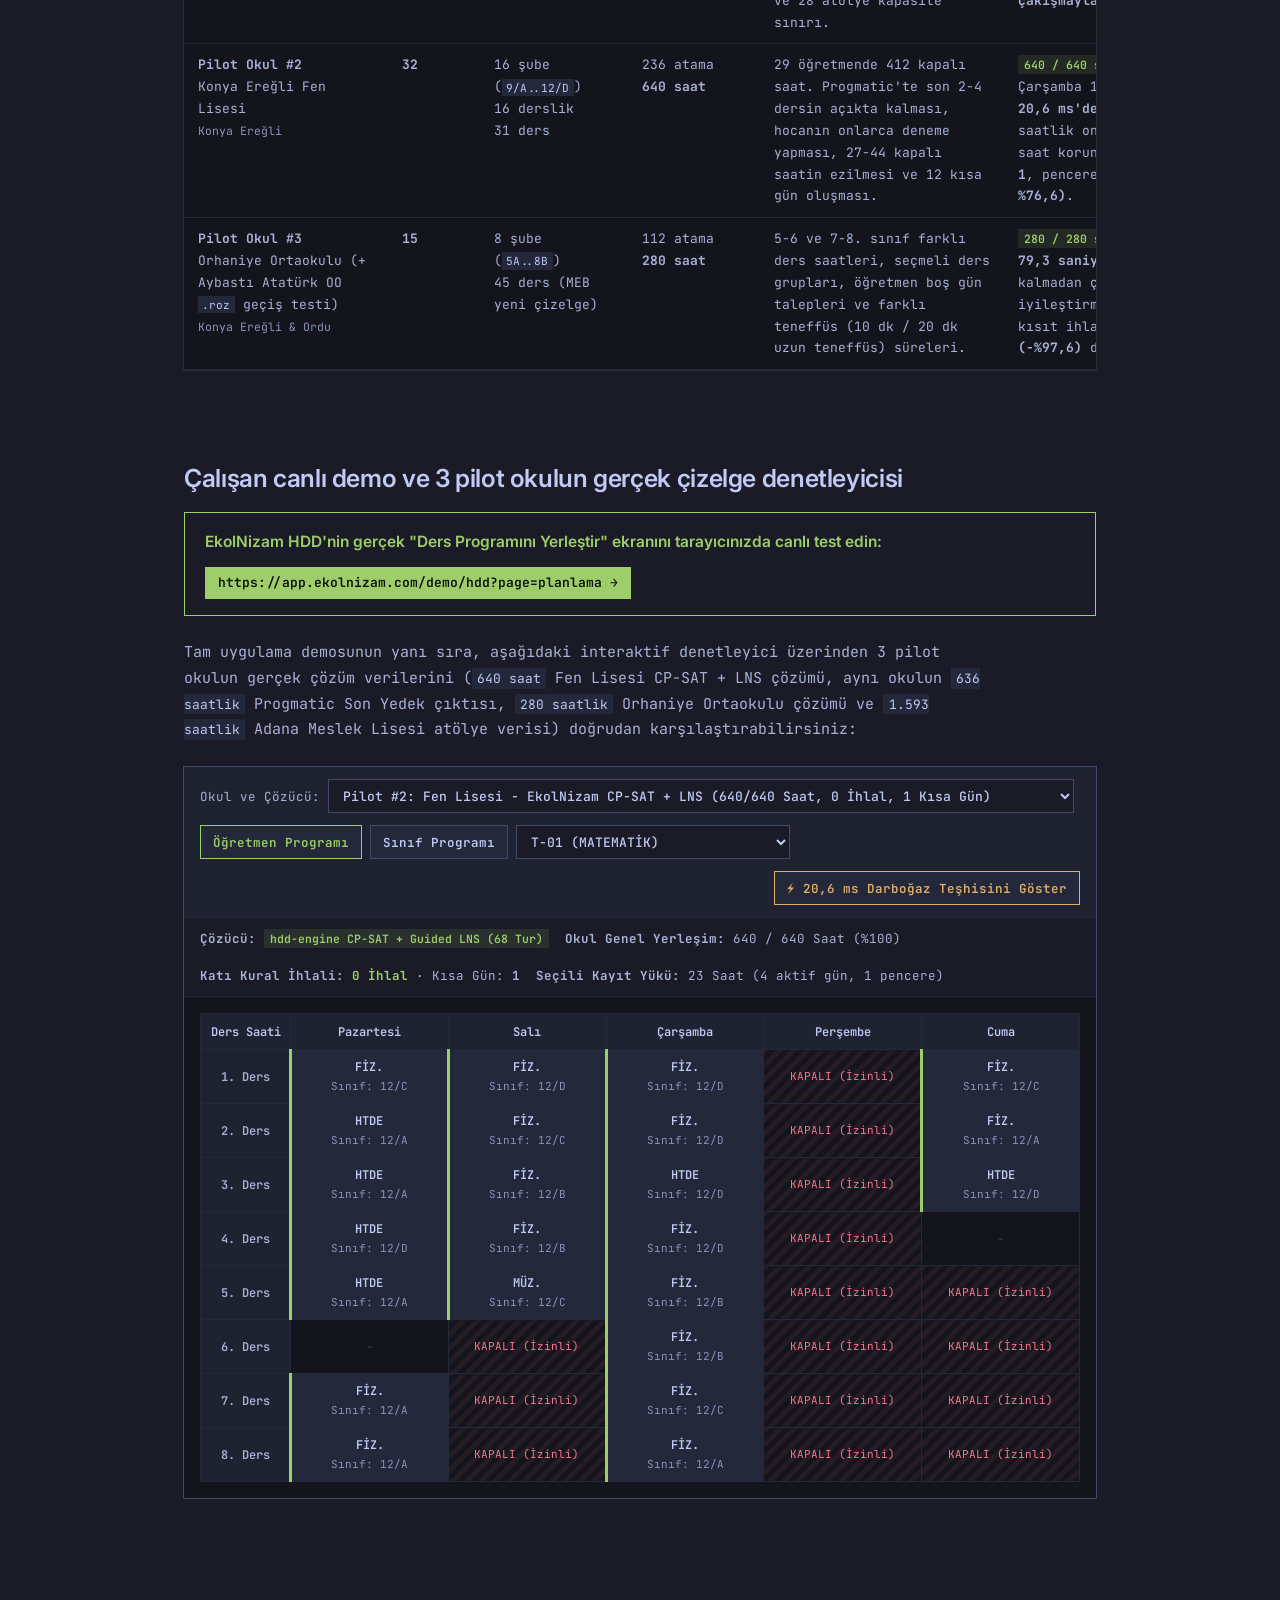
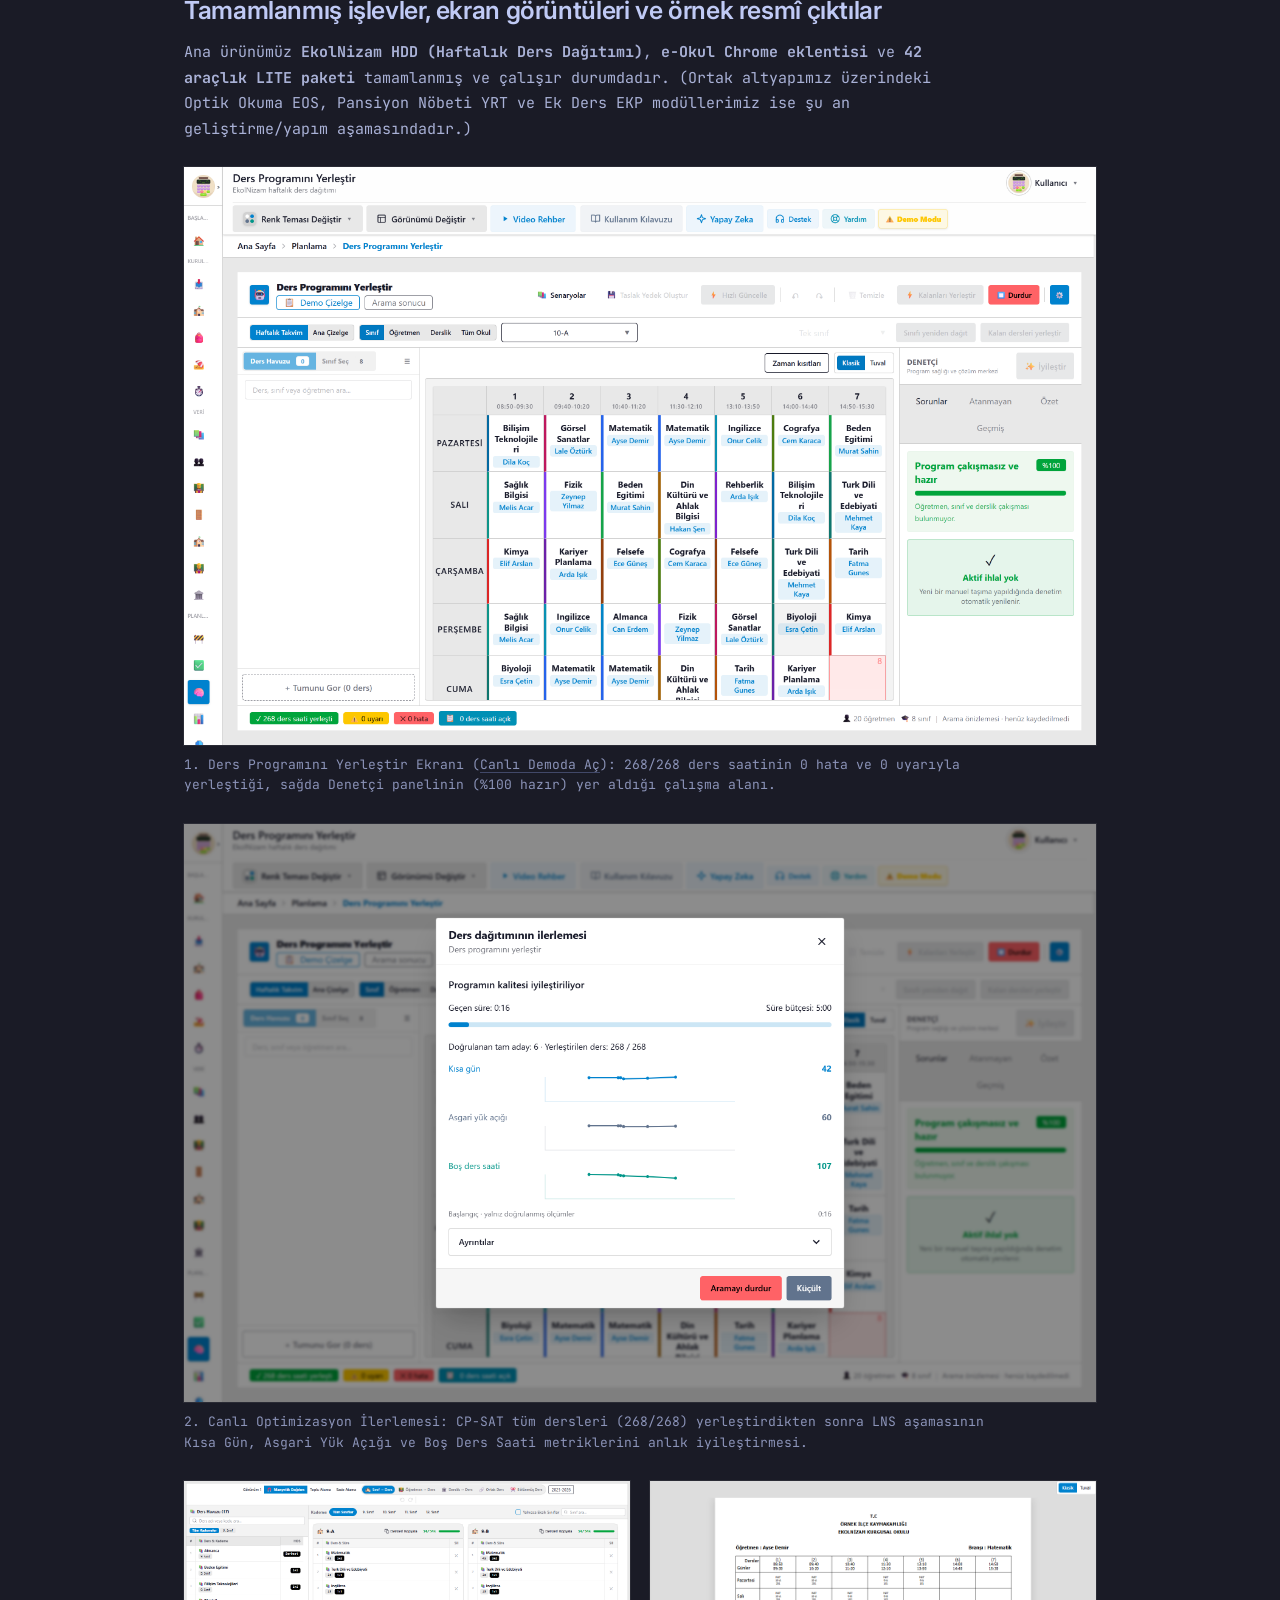
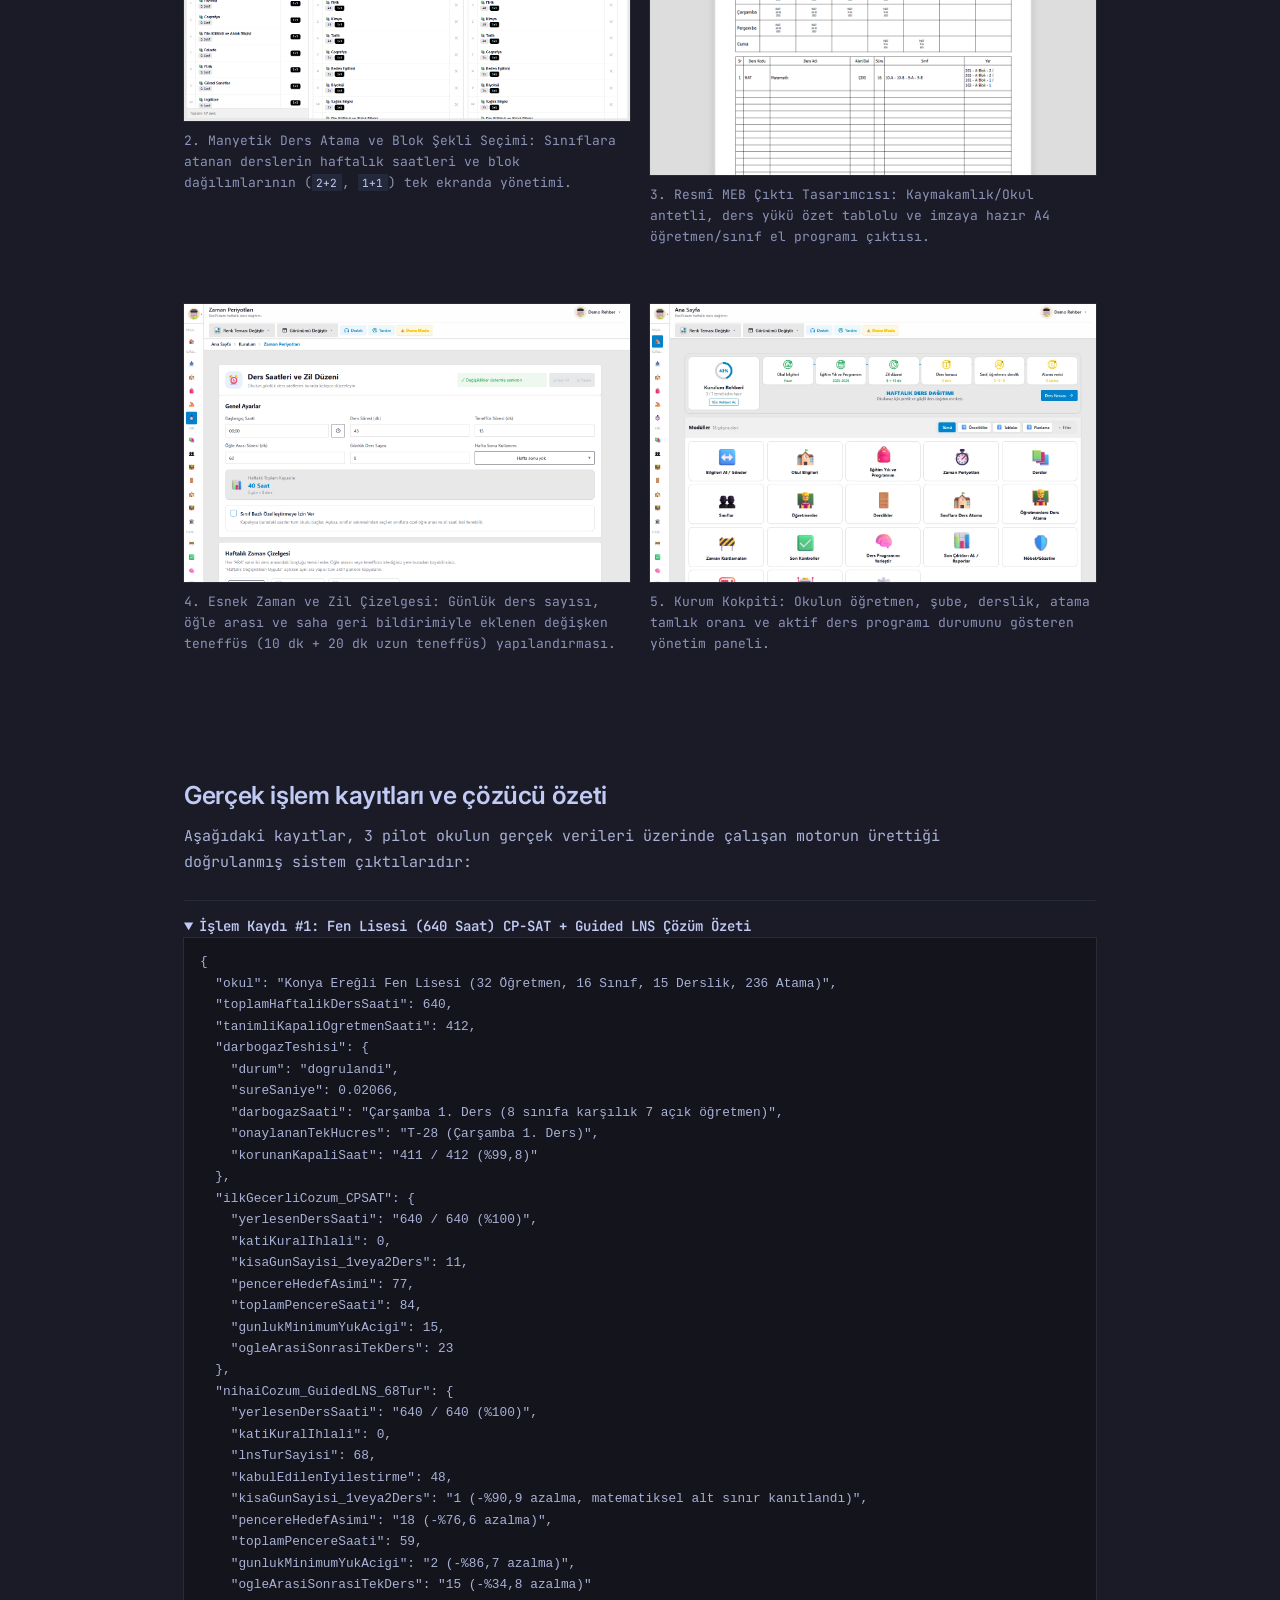
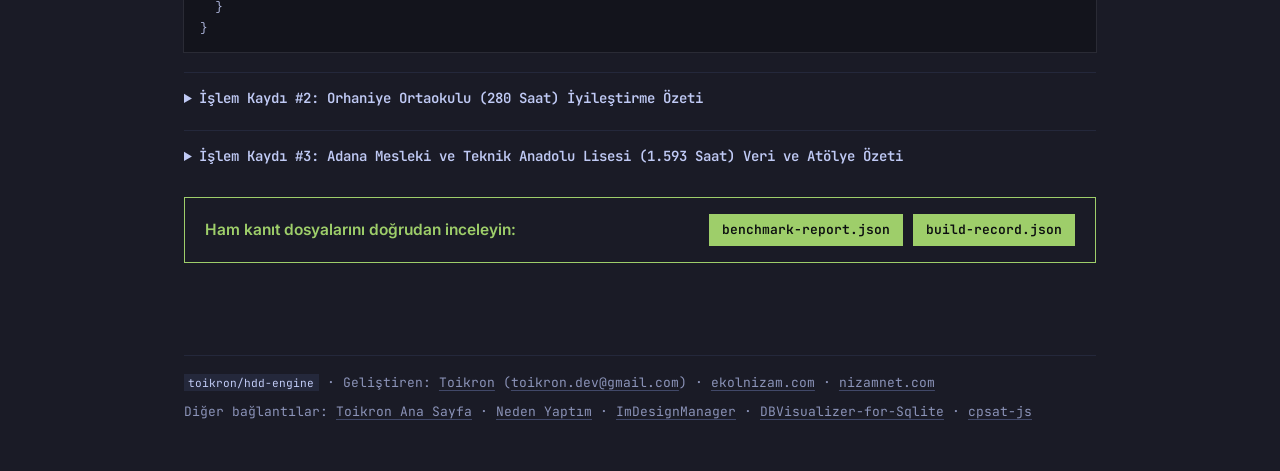
<file: hdd-engine/index.html>
<!DOCTYPE html>
<html lang="tr" data-theme="tokyo-night">
<head>
  <meta charset="utf-8">
  <meta name="viewport" content="width=device-width, initial-scale=1">
  <title>toikron/hdd-engine · CP-SAT &amp; LNS Okul Ders Programı Motoru</title>
  <meta name="description" content="EkolNizam HDD çekirdeği: CP-SAT ve LNS nedir, 35'ten fazla kuralı tek seferde nasıl çözer, Progmatic ve aSc Timetables'tan farkı nedir? 3 pilot okulda 141 öğretmenlik saha ölçümü ve canlı demo.">
  <script>
    (() => {
      let theme = null;
      try { theme = localStorage.getItem("theme"); } catch {}
      if (!theme) theme = "tokyo-night";
      document.documentElement.dataset.theme = theme;
    })();
  </script>
  <link rel="stylesheet" href="/style.css">
</head>
<body>
  <header class="bar">
    <div class="bar-inner">
      <a class="bar-name" href="/hdd-engine/"><span>toikron/</span>hdd-engine</a>
      <nav class="bar-links" aria-label="Ana menü">
        <a href="#cpsat-nedir">CP-SAT &amp; LNS Nedir?</a>
        <a href="#measured">Benchmark</a>
        <a href="#architecture">35+ Kural</a>
        <a class="hide-sm" href="#pilot">3 Pilot Okul (141 Öğretmen)</a>
        <a class="hide-sm" href="#live-demo">Çizelge Denetleyici</a>
        <a class="hide-sm" href="/hdd-engine/neden/">Neden Yaptım</a>
        <a class="sponsor-button" href="https://app.ekolnizam.com/demo/hdd?page=planlama" target="_blank" rel="noopener">Canlı Uygulama Demosu →</a>
      </nav>
      <label class="theme">
        <select class="theme-select" id="theme" aria-label="Tema seçimi">
          <option value="tokyo-night">Tokyo Night</option>
          <option value="catppuccin">Catppuccin</option>
          <option value="flexoki-light">Flexoki Light</option>
        </select>
        <span class="caret" aria-hidden="true">▾</span>
      </label>
    </div>
  </header>

  <main>
    <div class="hero">
      <p class="hero-label">RUST · GOOGLE OR-TOOLS CP-SAT · BÜYÜK KOMŞULUK ARAMASI (LNS) · WEBASSEMBLY</p>
      <h1>Açıkta ders bırakmayan, en iyi programı <code>tek seferde</code> bulan optimizasyon motoru</h1>
      <p class="lead">
        Okullarda kullanılan klasik masaüstü programları (Progmatic, aSc Timetables, Bilsa vb.) dersleri rastgele denemelerle dizer; sona kalan 1-4 dersi yerleştiremez ve öğretmene 3-4 saatlik boşluklar bırakır. <code>toikron/hdd-engine</code> ise 35'ten fazla okul kuralını <strong>CP-SAT</strong> ve <strong>LNS</strong> matematiğiyle tek seferde çözer; imkânsız bir kural varsa nedenini ve nasıl çözüleceğini <strong>20,6 milisaniyede</strong> açıkça söyler.
      </p>

      <div class="install">
        <div class="tabs" role="tablist" aria-label="Doğrulama bilgileri">
          <button class="tab" role="tab" aria-selected="true" aria-controls="panel-wasm" id="tab-wasm" tabindex="0">Canlı Uygulama Demosu</button>
          <button class="tab" role="tab" aria-selected="false" aria-controls="panel-prg" id="tab-prg" tabindex="-1">Eski Sistemden (.prg / .roz) Geçiş</button>
          <button class="tab" role="tab" aria-selected="false" aria-controls="panel-json" id="tab-json" tabindex="-1">Saha Ölçüm Raporu</button>
        </div>
        <div class="cmd" id="panel-wasm" role="tabpanel" aria-labelledby="tab-wasm">
          <pre><span class="prompt">→ </span><code><a href="https://app.ekolnizam.com/demo/hdd?page=planlama" target="_blank" rel="noopener">https://app.ekolnizam.com/demo/hdd?page=planlama</a>  (Kayıt gerektirmeden tarayıcıda çalışan tam EkolNizam HDD demosu)</code></pre>
          <a class="btn" href="https://app.ekolnizam.com/demo/hdd?page=planlama" target="_blank" rel="noopener" style="text-decoration:none;">Demoyu Aç ↗</a>
        </div>
        <div class="cmd" id="panel-prg" role="tabpanel" aria-labelledby="tab-prg" hidden>
          <pre><span class="prompt">&gt; </span><code>Progmatic (.prg: teacher, lesson, clss, room, common) ve aSc (.roz) → 2 saniyede .ekolnizam dönüşümü</code></pre>
          <button class="btn" type="button" data-copy="teacher.prg:7060,lesson.prg:292,clss.prg:1364,room.prg:1376,common.prg:2764,option.prg:5976,sizes.prg:80,duty.prg:24380">Şemayı Kopyala</button>
        </div>
        <div class="cmd" id="panel-json" role="tabpanel" aria-labelledby="tab-json" hidden>
          <pre><span class="prompt">$ </span><code>curl -fsSL https://toikron.github.io/files/benchmark-report.json</code></pre>
          <button class="btn" type="button" data-copy="https://toikron.github.io/files/benchmark-report.json">URL Kopyala</button>
        </div>
      </div>

      <p class="install-note">
        Doğrudan indirilebilir kanıt dosyaları: <a href="/files/benchmark-report.json">Saha ölçüm ve karşılaştırma raporu (benchmark-report.json)</a> ve <a href="/files/build-record.json">WASM derleme kaydı (build-record.json)</a>.
      </p>
    </div>

    <!-- ================================================================= -->
    <!-- BÖLÜM 1: HİÇ BİLMEYEN BİRİ İÇİN CP-SAT VE LNS NEDİR?              -->
    <!-- ================================================================= -->
    <section id="cpsat-nedir">
      <h2>Hiç bilmeyen biri için: CP-SAT ve LNS nedir, bizi diğerlerinden üstün yapan ne?</h2>
      <p class="section-desc">
        Bir okulun haftalık ders programını hazırlamak, yüzlerce parçalı dev bir yapbozu kuralları bozmadan yerleştirmeye benzer. Piyasadaki mevcut programlar ile bizim kullandığımız teknoloji arasındaki fark, bu yapbozu çözme yöntemindedir:
      </p>

      <div class="proof">
        <p class="proof-title">Geleneksel deneme-yanılma yazılımları ile EkolNizam HDD'nin iki katmanlı matematik motoru arasındaki temel fark:</p>
        <div class="proof-grid-3">
          <div>
            <p class="stat-label">1. Diğer Yazılımlar (Progmatic, aSc vb.)</p>
            <div class="stat-big">
              <strong style="color:var(--t-danger); font-size:1.75rem;">Deneme-Yanılma</strong>
            </div>
            <p class="note" style="margin:0; font-size:13px; color:var(--color-text-secondary); line-height:1.65;">
              Dersleri sırayla boş buldukları yerlere atarlar. Sona gelince <strong>Progmatic 2-4 dersi, aSc ise 1-2 dersi</strong> açıkta bırakır. Hoca hem o kalan dersler yerleşsin hem de öğretmenler okulda 3-4 saat boş beklemesin diye <strong>50-100. denemeye kadar</strong> kısıt silip elle ders taşır.
            </p>
          </div>

          <div>
            <p class="stat-label">2. CP-SAT Nedir? (1. Katmanımız)</p>
            <div class="stat-big">
              <strong style="font-size:1.75rem;">Tam Çözücü</strong>
            </div>
            <p class="note" style="margin:0; font-size:13px; color:var(--color-text-secondary); line-height:1.65;">
              Google'ın geliştirdiği <strong>CP-SAT</strong> dersleri sırayla rastgele dizmez; okuldaki bütün öğretmenleri, sınıfları ve 35+ kuralı <strong>tek bir matematik denklemi olarak aynı anda</strong> görür. Hangi hamlenin 5 adım sonra hangi öğretmeni sıkıştıracağını baştan bilir ve <strong>640 saatin 640'ını da tek seferde</strong> yerleştirir.
            </p>
          </div>

          <div>
            <p class="stat-label">3. LNS Araması Nedir? (2. Katmanımız)</p>
            <div class="stat-big">
              <strong style="font-size:1.75rem;">Akıllı Cila</strong>
            </div>
            <p class="note" style="margin:0; font-size:13px; color:var(--color-text-secondary); line-height:1.65;">
              Tüm dersler yerleştikten sonra <strong>LNS (Büyük Komşuluk Araması)</strong> devreye girer. Tabloda 3-4 saat boşluğu kalan veya tek ders için okula gelen öğretmenleri bulur; sağlam günleri bozmadan sadece o sıkışık bölgeleri domino halkası (<strong>Kempe zinciri</strong>) gibi kaydırarak en toplu programı üretir.
            </p>
          </div>
        </div>
      </div>

      <ul class="changes">
        <li><strong>Neden CP-SAT + LNS seçtik?</strong> Çünkü okul idarecisi "Acaba 50 kere daha dağıt dersem son 3 ders yerleşir mi?" diye bilgisayar başında saatlerce beklemek istemiyor. Tek tuşla hem <strong>tüm derslerin eksiksiz yerleşmesini</strong> hem de <strong>öğretmenlerin aralarda 3-4 saat boş beklememesini</strong> istiyor. CP-SAT tam yerleşimi garanti ederken, LNS araması da tabloyu öğretmenin istediği konfora ulaştırır.</li>
        <li><strong>Ya girilen kurallar gerçekten imkânsızsa?</strong> Klasik yazılımlar (Progmatic ve aSc dahil) 1-4 dersi dışarıda bırakıp susar; idareci sorunun hangi öğretmenin kapalı saatinden kaynaklandığını bilemez. Bizim motorumuz ise <strong>saniyenin binde 20'sinde (20,6 ms)</strong> <em>"Çarşamba 1. saatte 8 sınıfın dersi var ama sadece 7 öğretmenin açık"</em> diyerek nedeni söyler; üstelik hangi 1 saati açarsa tüm okulun çözüleceğini otomatik bulup idarecinin onayına sunar.</li>
      </ul>
    </section>

    <!-- ================================================================= -->
    <!-- BÖLÜM 2: GERÇEK OKUL VERİSİNDE PROGMATIC & ASC KARŞILAŞTIRMASI     -->
    <!-- ================================================================= -->
    <section id="measured">
      <h2>Aynı okul verisinde gerçek karşılaştırma: Progmatic &amp; aSc vs. EkolNizam HDD</h2>
      <p class="section-desc">
        Konya Ereğli Fen Lisesine ait gerçek okul verisi (<code>32 öğretmen</code>, <code>16 şube</code>, <code>15 derslik</code>, <code>31 ders</code>, <code>236 ders ataması</code>, <code>640 haftalık ders saati</code> ve öğretmenlerin tanımlı <code>412 kapalı saati</code>). İdarecinin klasik yazılımlarda onlarca deneme sonunda ulaştığı tablo ile EkolNizam <code>hdd-engine</code> motorunun <strong>tek seferde</strong> ürettiği sonucun ölçümü:
      </p>

      <div class="proof">
        <p class="proof-title">32 öğretmen, 16 sınıf, 236 atama, 640 haftalık ders saati. Aynı okul verisi üzerinde doğrulanmış sonuçlar.</p>
        <div class="proof-grid">
          <div>
            <p class="stat-label">Açıkta kalan ders ve idarecinin deneme (iterasyon) sayısı</p>
            <div class="stat-big">
              <strong>640 / 640</strong>
              <span><strong>tek seferde tam yerleşim</strong> (0 açıkta kalan ders)</span>
            </div>
            <div class="mini">
              <span>Progmatic</span>
              <div class="track"><div class="fill danger-bar" style="width: 88%"></div><span class="val" style="left: 4%">2-4 ders (4 saat) açıkta kalır · 50-100+ el denemesi</span></div>
              <span>aSc Timetables</span>
              <div class="track"><div class="fill stock" style="width: 94%"></div><span class="val" style="left: 4%">1-2 ders açıkta kalır · Neden yerleşmediğini söylemez</span></div>
              <span>hdd-engine CP-SAT</span>
              <div class="track"><div class="fill fork" style="width: 100%"></div><span class="val" style="left: 4%; color: var(--t-brand-ink); font-weight: 700;">640 / 640 saat (%100) · Tek seferde çözer ve açıklar</span></div>
            </div>
          </div>

          <div>
            <p class="stat-label">Kısa gün sayısı (Öğretmenin sadece 1 veya 2 ders için okula geldiği gün)</p>
            <div class="stat-big">
              <strong>1 gün</strong>
              <span>Progmatic'te 12-13 gün · <strong>%91,7 daha az</strong></span>
            </div>
            <div class="mini">
              <span>Progmatic (Deneme)</span>
              <div class="track"><div class="fill danger-bar" style="width: 100%"></div><span class="val" style="left: 4%">13 kısa gün (3 tanesi sadece 1 derslik gün)</span></div>
              <span>Progmatic (Son Yedek)</span>
              <div class="track"><div class="fill stock" style="width: 92.3%"></div><span class="val" style="left: 4%">12 kısa gün (5 tanesi sadece 1 derslik gün)</span></div>
              <span>hdd-engine LNS</span>
              <div class="track"><div class="fill fork" style="width: 7.7%"></div><span class="val" style="left: 10%">Sadece 1 gün (0 tek derslik gün, en iyi sınır)</span></div>
            </div>
          </div>
        </div>
      </div>

      <ul class="legend">
        <li><span class="swatch danger-bar"></span>Progmatic (Onlarca deneme ve elle müdahale sonrası)</li>
        <li><span class="swatch stock"></span>hdd-engine İlk Geçerli CP-SAT Çözümü</li>
        <li><span class="swatch fork"></span>hdd-engine Guided LNS Sonu (68 Tur Otomatik İyileştirme)</li>
      </ul>

      <div class="growth">
        <div>
          <h3>Öğretmen kapalı saatlerini (izinlerini) koruma <span class="h3-val">44 ezilen saat vs 1 onaylı hücre</span></h3>
          <div class="cols" style="--n: 4">
            <div class="col" title="Progmatic Ara Deneme: Son dersleri sığdırmak için 44 kapalı öğretmen saati ezildi">
              <div class="b danger-bar" style="height: 100%"></div>
            </div>
            <div class="col" title="Progmatic Son Yedek: İdareci 43 kapalı saati elle sildi, 27 kapalı saat yine ezildi ve 4 saat ders açıkta kaldı">
              <div class="b danger-bar" style="height: 62%"></div>
            </div>
            <div class="col" title="aSc Timetables: 1-2 dersi açıkta bıraktı, hangi saatin açılması gerektiğini göstermedi">
              <div class="b stock" style="height: 35%"></div>
            </div>
            <div class="col" title="hdd-engine: 20,6 ms'de Çarşamba 1. saat darboğazını gösterdi; sadece 1 hücre onayıyla 411 kapalı saatin tamamını korudu">
              <div class="b fork" style="height: 4%"></div>
            </div>
          </div>
          <div class="axis" style="--n: 4">
            <span>Progmatic<br>(44 İhlal)</span>
            <span>Progmatic Son<br>(27 İhlal + 4s Eksik)</span>
            <span>aSc<br>(1-2 Ders Açıkta)</span>
            <span>hdd-engine<br>(411/412 Korundu)</span>
          </div>
        </div>

        <div>
          <h3>LNS aramasıyla öğretmen boşluklarının eritilmesi <span class="h3-val">Pencere aşımı: 77 → 18 (-%76,6)</span></h3>
          <div class="cols" style="--n: 6">
            <div class="col" title="İlk CP-SAT tam yerleşimi: Pencere aşımı 77, Kısa gün 11">
              <div class="b stock" style="height: 100%"></div>
              <div class="b danger-bar" style="height: 65%"></div>
            </div>
            <div class="col" title="LNS Tur 12: Pencere aşımı 58, Kısa gün 6">
              <div class="b stock" style="height: 75%"></div>
              <div class="b fork" style="height: 36%"></div>
            </div>
            <div class="col" title="LNS Tur 24: Pencere aşımı 41, Kısa gün 4">
              <div class="b stock" style="height: 53%"></div>
              <div class="b fork" style="height: 24%"></div>
            </div>
            <div class="col" title="LNS Tur 38: Pencere aşımı 29, Kısa gün 2">
              <div class="b stock" style="height: 38%"></div>
              <div class="b fork" style="height: 12%"></div>
            </div>
            <div class="col" title="LNS Tur 52: Pencere aşımı 22, Kısa gün 1">
              <div class="b fork" style="height: 28%"></div>
              <div class="b fork" style="height: 6%"></div>
            </div>
            <div class="col" title="LNS Tur 68 (Final): Pencere aşımı 18, Kısa gün 1">
              <div class="b fork" style="height: 23%"></div>
              <div class="b fork" style="height: 6%"></div>
            </div>
          </div>
          <div class="axis" style="--n: 6">
            <span>İlk Çözüm</span>
            <span>Tur 12</span>
            <span>Tur 24</span>
            <span>Tur 38</span>
            <span>Tur 52</span>
            <span>Tur 68</span>
          </div>
        </div>
      </div>

      <div class="metric">
        <h3>İdareciyi 100 deneme yapmaktan kurtaran tek seferde optimizasyon</h3>
        <p class="note">Klasik yazılımlarda idareci son 2-4 dersi yerleştirmek ve öğretmenin 3-4 saatlik bekleme boşluklarını kapatmak için kısıtları bozup onlarca kez yeniden dağıtım yapar. <code>hdd-engine</code> ise Çarşamba 1. saatteki darboğazı 20,6 ms'de söyleyip tek bir hücre onayıyla 640 saatin tamamını tek seferde yerleştirir.</p>
        <div class="row">
          <span class="who">Progmatic (Denemeler)</span>
          <div class="track"><div class="fill danger-bar" style="width: 100%"></div><span class="val" style="left: 14px">2-4 ders açıkta · Yerleştirmek için 27-44 kapalı saat ezildi</span></div>
        </div>
        <div class="row">
          <span class="who">aSc Timetables</span>
          <div class="track"><div class="fill stock" style="width: 55%"></div><span class="val" style="left: 14px">1-2 ders açıkta · Neden yerleşmediğini kullanıcıya açıklamaz</span></div>
        </div>
        <div class="row">
          <span class="who">hdd-engine (CP-SAT)</span>
          <div class="track"><div class="fill fork" style="width: 4%"></div><span class="val" style="left: 5%">0 açıkta ders (640/640) · 0 habersiz ihlal · Tek seferde çözüm</span></div>
        </div>
      </div>

      <div class="metric">
        <h3>Öğretmenlerin okulda boş bekleme (pencere) aşımının azaltılması</h3>
        <p class="note">Öğretmenin sabah derse girip arada 3-4 saat boş beklememesi için LNS aramasının 68 tur boyunca yaptığı otomatik iyileştirme.</p>
        <div class="row">
          <span class="who">İlk Tam Yerleşim</span>
          <div class="track"><div class="fill stock" style="width: 100%"></div><span class="val" style="left: 14px">77 birim pencere aşımı (84 toplam boş ders saati)</span></div>
        </div>
        <div class="row">
          <span class="who">LNS Sonrası (Tur 68)</span>
          <div class="track"><div class="fill fork" style="width: 23.4%"></div><span class="val" style="left: 25%">18 birim aşım (-%76,6 düşüş · 59 toplam boş ders saati)</span></div>
        </div>
      </div>

      <div class="metric">
        <h3>Öğle arası sonrası tek ders için okulda kalma ve günlük ders yükü dengesi</h3>
        <p class="note">Öğretmenin okula geldiği gün en az 3-4 saat derse girmesi ve öğleden sonra sadece 1 saat ders için okulda beklememesi.</p>
        <div class="row">
          <span class="who">İlk Tam Yerleşim</span>
          <div class="track"><div class="fill stock" style="width: 100%"></div><span class="val" style="left: 14px">Günlük yük açığı: 15 · Öğle sonrası tek ders: 23</span></div>
        </div>
        <div class="row">
          <span class="who">LNS Sonrası (Tur 68)</span>
          <div class="track"><div class="fill fork" style="width: 18%"></div><span class="val" style="left: 20%">Günlük yük açığı: 2 (-%86,7) · Öğle sonrası tek ders: 15 (-%34,8)</span></div>
        </div>
      </div>
    </section>

    <!-- ================================================================= -->
    <!-- BÖLÜM 3: MEVCUT YAZILIMLARDAN AYRIŞAN TEKNİK ÖZELLİKLER           -->
    <!-- ================================================================= -->
    <section id="diagnosis">
      <h2>Mevcut ders programı yazılımlarından ayrışan 4 temel özelliğimiz</h2>
      <p class="section-desc">
        Progmatic, aSc Timetables, Bilsa vb. yazılımlar sonuç odaklı bir matematiksel kanıtlayıcı kullanmadıkları için idareciyi ekran başında deneme-yanılma yapmaya zorlar. EkolNizam HDD dört noktada bu yapıyı tamamen değiştirir:
      </p>

      <h3>1. "Neden yerleşmiyor?" sorusuna 20,6 milisaniyede cevap veren darboğaz teşhisi</h3>
      <p class="section-desc">
        Diğer programlar son 1-4 dersi yerleştiremediğinde sadece durur; idareci hangi öğretmenin kapalı saatinin o dersleri engellediğini bulmak için saatlerce tabloyu kurcalar. Bizim motorumuz ise aramaya başlamadan önce her saat diliminde sınıf-öğretmen eşleşmesini kontrol eder. Fen Lisesinin 412 kapalı saatli gerçek verisinde <strong>0,0206 saniyede (20,6 ms)</strong> yakalanan gerçek darboğaz raporu:
      </p>

      <pre class="term"><span class="prompt">$ </span><span class="cmdline">Darboğaz Teşhisi — Konya Ereğli Fen Lisesi (32 Öğretmen, 16 Sınıf, 412 Kapalı Saat)</span>
<span class="err">[Durum: Kurallar Çakışıyor]</span> <span class="status">[Teşhis Süresi: 20,6 milisaniye]</span>
{
  "tespitEdilenDarbogaz": <span class="warn">"Çarşamba Günü 1. Ders Saati"</span>,
  "dersAlmakZorundaOlanSiniflar": ["10/A", "10/B", "10/C", "10/D", "11/A", "11/B", "11/C", "11/D"],
  "oSaatteAcikOlanOgretmenler": ["T-08", "T-11", "T-12", "T-14", "T-20", "T-25", "T-26"],
  "aciklama": <span class="status">"Çarşamba 1. derste bu 8 sınıfın tamamı ders almak zorunda; ancak bu sınıflara derse giren öğretmenlerden yalnızca 7 tanesi açık (diğer öğretmenlerin tamamı kapalı)."</span>,
  "otomatikCozumOnerisi": <span class="status">"43 kapalı saati rastgele silmenize gerek yok. Yalnızca T-28 kodlu öğretmenin Çarşamba 1. dersini açarsanız 411 kapalı saat korunarak 640 saatin tamamı (%100) yerleşir."</span>
}</pre>

      <h3 id="prg-binary">2. Eski programlardan (Progmatic <code>.prg</code> ve aSc <code>.roz</code>) 2 saniyede sıfır veri kaybıyla geçiş</h3>
      <p class="section-desc">
        Bir okulun eski yazılımı bırakıp yeni bir programa geçememesinin en büyük sebebi, yıllarca girilmiş öğretmen, sınıf, ders ve kapalı saat verilerini baştan yazma korkusudur. EkolNizam HDD, Progmatic'in ikili (binary) <code>.prg</code> dosyalarını ve aSc'nin <code>.roz</code> dosyalarını doğrudan tarayıcı belleğinde okuyup 2 saniye içinde kendi formatına (<code>.ekolnizam</code>) çevirir:
      </p>

      <div class="data-table-wrap">
        <table class="data-table">
          <thead>
            <tr>
              <th>Progmatic Dosyası</th>
              <th>Kayıt Boyutu</th>
              <th>Okunan Bilgiler ve Otomatik Dönüşüm Karşılığı</th>
            </tr>
          </thead>
          <tbody>
            <tr>
              <td><code>teacher.prg</code></td>
              <td><code>7.060 bayt</code></td>
              <td>Öğretmen ad-soyadları, kısa kodları, branşları, <strong>haftalık kapalı saat tabloları</strong> ve nöbet görevleri eksiksiz aktarılır.</td>
            </tr>
            <tr>
              <td><code>lesson.prg</code></td>
              <td><code>292 bayt</code></td>
              <td>Ders adları, kısa kodları ve haftalık ders saatleri okunur; MEB ders çizelgesine göre <code>2+2</code> veya <code>2+1+1</code> blok şekilleri otomatik atanır.</td>
            </tr>
            <tr>
              <td><code>clss.prg</code> &amp; <code>room.prg</code></td>
              <td><code>1.364 B</code> / <code>1.376 B</code></td>
              <td>Tüm sınıf şubeleri (<code>9/A..12/D</code>), laboratuvarlar ve meslek atölyeleri kapasiteleriyle birlikte içeri alınır.</td>
            </tr>
            <tr>
              <td><code>common.prg</code></td>
              <td><code>2.764 bayt</code></td>
              <td>Hangi öğretmenin hangi sınıfa kaç saat derse girdiği, <strong>ortak (birleştirilmiş) sınıflar</strong> ve <strong>çift öğretmenli atölye dersleri</strong> doğrudan bağlanır.</td>
            </tr>
            <tr>
              <td><code>option.prg</code>, <code>sizes.prg</code>, <code>duty.prg</code></td>
              <td><code>5.976 B</code> / <code>80 B</code> / <code>24.380 B</code></td>
              <td>Okulun haftalık gün sayısı, günlük ders saati, nöbet bölgeleri ve dosya bütünlük kontrolü otomatik doğrulanır.</td>
            </tr>
          </tbody>
        </table>
      </div>

      <div class="shot-grid">
        <figure class="shot">
          <img src="/assets/bulk-import.png" alt="EkolNizam HDD Eski Yazılımdan Geçiş ve Veri Aktarım Sihirbazı">
          <figcaption>Progmatic (<code>.prg</code>), aSc Timetables (<code>.roz</code> / XML) ve Excel dosyalarını 2 saniyede okuyan Evrensel Veri Aktarım Sihirbazı.</figcaption>
        </figure>
        <figure class="shot">
          <img src="/assets/eokul-bridge.png" alt="EkolNizam e-Okul Chrome Eklentisi">
          <figcaption>Yetkili okul yöneticisinin e-Okul ekranındaki şube, ders ve öğretmen verilerini tek tıkla içeri çeken ve oluşan programı geri aktaran Chrome eklentisi.</figcaption>
        </figure>
      </div>
    </section>

    <!-- ================================================================= -->
    <!-- BÖLÜM 4: 35+ KURALI DEĞERLENDİREN MOTORUN ÇALIŞMA PRENSİBİ         -->
    <!-- ================================================================= -->
    <section id="architecture">
      <h2>35'ten fazla kuralı değerlendiren optimizasyon motorunun 4 adımlı çalışma prensibi</h2>
      <p class="section-desc">
        Motorumuz "Planlamayı Başlat" tuşuna basıldığında şu 4 adımı sırasıyla ve deterministik olarak çalıştırır:
      </p>

      <pre class="term"><span class="status">[Adım 1: Hazırlık ve Darboğaz Ön-Kontrolü (~0,25 saniye)]</span>
  ├─ Dersleri MEB müfredatına uygun blok şekillerine (örn. 4 saatlik Matematik → 2+2 blok) ayırır.
  ├─ Laboratuvar ve meslek atölyelerinin haftalık kapasitelerinin aşılıp aşılmadığını kontrol eder.
  └─ Her gün ve her ders saati için "Ders alacak sınıf sayısı, o saatte açık olan öğretmen sayısına sığıyor mu?"
     testini yapar. Sığmıyorsa 20,6 milisaniyede tam saati ve şubeleri raporlar.

<span class="status">[Adım 2: CP-SAT ile %100 Tam ve Kurallara Uygun İlk Yerleşim]</span>
  ├─ Kesinlikle bozulmaması gereken katı kuralları (bir öğretmenin aynı anda iki sınıfta olamaması, kapalı gün/saatler,
     blok derslerin öğle arasına bölünmemesi, öğrencilerde boş saat kalmaması, ortak dersler ve atölyeler) kurar.
  └─ Sona 1-4 ders açıkta bırakmadan, okuldaki tüm ders saatlerini (örn. 640/640 saat) sıfır çakışmayla yerleştirir.

<span class="status">[Adım 3: Kademeli Kalite Kilitleme (Öğretmeni Düzeltirken Sınıfı Bozmama)]</span>
  ├─ Önce en önemli konfor hedeflerini (öğretmenin 1-2 ders için okula gelmemesi ve günlük en az 3 saat ders alması) çözer.
  └─ Bulduğu en iyi değeri kilitler; ardından ikinci aşamadaki ders dağılım hedeflerini çözerken öğretmenlerin
     kazanılmış boş günlerini ve pencere düzenini bozmasına izin vermez.

<span class="status">[Adım 4: LNS (Büyük Komşuluk Araması) ve Kempe Zinciri ile 68 Tur Cila]</span>
  ├─ Tabloda hâlâ 3-4 saat boşluğu olan veya öğleden sonra tek dersi kalan öğretmenlerin olduğu günleri seçer.
  ├─ Tablonun geri kalanını sabit tutup sadece o günlerdeki birbirine bağlı dersleri domino halkası (Kempe zinciri)
     gibi birlikte kaydırarak boşlukları kapatır (Fen Lisesinde 68 turda 48 iyileştirme).
  └─ Her adımı bağımsız denetleyiciden geçirip en yüksek puanlı hatasız tabloyu ekrana yansıtır.</pre>

      <h3>Motorun aynı anda değerlendirdiği 38 temel okul ve MEB kuralı</h3>
      <p class="section-desc">
        Başvuruda "35'ten fazla kural" olarak belirttiğimiz, sahadaki idarecilerin her dönem tek tek kontrol etmek zorunda kaldığı kuralların tam listesi aşağıdadır:
      </p>

      <div class="data-table-wrap">
        <table class="data-table">
          <thead>
            <tr>
              <th>#</th>
              <th>Kural Başlığı</th>
              <th>Öncelik Türü</th>
              <th>Okuldaki Karşılığı ve Motorun Uygulama Şekli</th>
            </tr>
          </thead>
          <tbody>
            <tr>
              <td>1</td>
              <td>Öğretmen Çakışmazlığı</td>
              <td><span class="badge-err">Kesin Kural</span></td>
              <td>Bir öğretmen aynı gün ve aynı saatte iki ayrı sınıfta derse giremez (birleştirilmiş ortak dersler hariç).</td>
            </tr>
            <tr>
              <td>2</td>
              <td>Sınıf / Şube Çakışmazlığı</td>
              <td><span class="badge-err">Kesin Kural</span></td>
              <td>Bir sınıfa aynı saatte iki farklı ders yazılamaz (seçmeli/bölünmüş grup dersleri kendi alt gruplarında eşleşir).</td>
            </tr>
            <tr>
              <td>3</td>
              <td>Derslik ve Atölye Kapasitesi</td>
              <td><span class="badge-err">Kesin Kural</span></td>
              <td>Aynı atölye veya laboratuvara aynı saatte kapasitesinden fazla sınıf atanamaz.</td>
            </tr>
            <tr>
              <td>4</td>
              <td>Atölye Haftalık Yük Sınırı</td>
              <td><span class="badge-err">Kesin Kural</span></td>
              <td>Özel bir atölyeye bağlanan derslerin toplam saati, o atölyenin haftalık açık saatini aşamaz.</td>
            </tr>
            <tr>
              <td>5</td>
              <td>Saatlik Sınıf-Öğretmen Dengesi</td>
              <td><span class="badge-err">Kesin Kural</span></td>
              <td>Herhangi bir saatte ders almak zorunda olan şube sayısı, o saatte açık olan öğretmen sayısını geçemez (20,6 ms'de denetlenir).</td>
            </tr>
            <tr>
              <td>6</td>
              <td>%100 Ders Yerleşim Zorunluluğu</td>
              <td><span class="badge-err">Kesin Kural</span></td>
              <td>Progmatic veya aSc gibi sona 1-4 ders açıkta bırakılmaz; müfredattaki tüm saatler eksiksiz yerleştirilir.</td>
            </tr>
            <tr>
              <td>7</td>
              <td>Blok Ders Bölünmezliği ve Öğle Arası</td>
              <td><span class="badge-err">Kesin Kural</span></td>
              <td>2 veya 3 saatlik blok dersler peş peşe işlenir; araya öğle arası girerek blok dersi ikiye bölemez.</td>
            </tr>
            <tr>
              <td>8</td>
              <td>Öğretmen Kapalı Gün ve Saatleri</td>
              <td><span class="badge-err">Kesin Kural</span></td>
              <td>Öğretmenin izinli, raporlu, dış görevde veya kapalı olduğu saatlere habersiz ders yazılmaz.</td>
            </tr>
            <tr>
              <td>9</td>
              <td>Sınıf ve Salon Kapalı Saatleri</td>
              <td><span class="badge-err">Kesin Kural</span></td>
              <td>Sınıfın veya spor salonu/konferans salonunun kapalı olduğu saatlere ders konulmaz.</td>
            </tr>
            <tr>
              <td>10</td>
              <td>Öğrenci Programında Boşluk Yasağı</td>
              <td><span class="badge-err">Kesin Kural</span></td>
              <td>Öğrencilerin günlük ders çizelgesinde 1. dersten son derse kadar arada boş pencere saati bırakılmaz.</td>
            </tr>
            <tr>
              <td>11</td>
              <td>Aynı Dersin Aynı Günde Tekrar Sınırı</td>
              <td><span class="badge-err">Kesin Kural</span></td>
              <td>Haftada 4 saat (2+2) olan bir ders aynı sınıfa aynı gün içinde hem sabah hem öğleden sonra iki kez konmaz.</td>
            </tr>
            <tr>
              <td>12</td>
              <td>Aynı Sınıfa Gün İçi Tekrar Giriş Yasağı</td>
              <td><span class="badge-err">Kesin / Kalite</span></td>
              <td>Bir öğretmenin aynı sınıfa sabah derse girip çıktıktan sonra öğleden sonra tekrar girmesini önler.</td>
            </tr>
            <tr>
              <td>13</td>
              <td>Sabitlenen (Kilitli) Derslerin Korunması</td>
              <td><span class="badge-err">Kesin Kural</span></td>
              <td>İdarecinin yeri değişmesin diye kilitlediği dersler ve derslikler yeniden planlama sırasında sabit tutulur.</td>
            </tr>
            <tr>
              <td>14</td>
              <td>Binalar Arası Geçiş (Transfer) Süresi</td>
              <td><span class="badge-err">Kesin Kural</span></td>
              <td>Ek bina ile ana bina arasında ders veren öğretmene peş peşe iki saatte iki farklı bina dersi yazılmaz.</td>
            </tr>
            <tr>
              <td>15</td>
              <td>İkili Eğitim (Sabahçı / Öğlenci) Ayrımı</td>
              <td><span class="badge-err">Kesin Kural</span></td>
              <td>Sabahçı ve öğlenci devre saatlerini ayırır; devre kısıtı olan öğretmeni iki devreye birden dağıtmaz.</td>
            </tr>
            <tr>
              <td>16</td>
              <td>Akademik ve Seçmeli Blok Ayrımı</td>
              <td><span class="badge-err">Kesin Kural</span></td>
              <td>Sınav hazırlık/seçmeli ders pencereleri ile ortak kültür derslerinin saat dilimlerini birbirinden ayırır.</td>
            </tr>
            <tr>
              <td>17</td>
              <td>Birleştirilmiş (Ortak) Sınıflar</td>
              <td><span class="badge-err">Kesin Kural</span></td>
              <td>Ortak işlenen derslerde (örn. iki şubenin ortak Beden Eğitimi veya seçmeli dersi) sınıfları aynı gün ve saate bağlar.</td>
            </tr>
            <tr>
              <td>18</td>
              <td>Bölünmüş Sınıf ve Çift Öğretmenli Atölyeler</td>
              <td><span class="badge-err">Kesin Kural</span></td>
              <td>Meslek liselerinde aynı atölye dersine giren 2-3 öğretmeni veya ikiye bölünen yabancı dil gruplarını eşzamanlı yerleştirir.</td>
            </tr>
            <tr>
              <td>19</td>
              <td>Özel Laboratuvar ve Donanım Şartı</td>
              <td><span class="badge-err">Kesin Kural</span></td>
              <td>Kimya, Fizik, Bilişim veya Kaynak Atölyesi gerektiren dersleri yalnızca uygun donanımlı dersliklere atar.</td>
            </tr>
            <tr>
              <td>20</td>
              <td>MEB Haftalık ve Günlük Ders Üst Sınırı</td>
              <td><span class="badge-err">Kesin Kural</span></td>
              <td>Öğretmenlerin haftalık (en çok 30 saat) ve günlük kişisel ders sınırı aşılmaz.</td>
            </tr>
            <tr>
              <td>21</td>
              <td>Öğretmen Maksimum Okul Günü Sınırı</td>
              <td><span class="badge-err">Kesin Kural</span></td>
              <td>Başka okulda görevlendirmesi olan veya gün sınırı bulunan öğretmenin haftalık geliş gününü aşmaz.</td>
            </tr>
            <tr>
              <td>22</td>
              <td>Zümre Toplantı ve Rehberlik Saatleri</td>
              <td><span class="badge-err">Kesin / Kalite</span></td>
              <td>Aynı branştaki öğretmenlerin ortak zümre saatlerini ve sınıf rehberlik saatlerini korur.</td>
            </tr>
            <tr>
              <td>23</td>
              <td>Teori ve Uygulama Dersi Sıralaması</td>
              <td><span class="badge-err">Kesin / Kalite</span></td>
              <td>Birbiriyle bağlantılı teorik ve uygulamalı meslek derslerinin hafta içindeki sırasını korur.</td>
            </tr>
            <tr>
              <td>24</td>
              <td>Öğretmen Boşluklarını (Pencereleri) Eritme</td>
              <td><span class="badge-ok">Optimizasyon</span></td>
              <td>Öğretmenin ilk dersi ile son dersi arasındaki boş bekleme saatlerini (3-4 saatlik pencereleri) en aza indirir.</td>
            </tr>
            <tr>
              <td>25</td>
              <td>1 veya 2 Derslik Kısa Günleri Önleme</td>
              <td><span class="badge-ok">Optimizasyon</span></td>
              <td>Öğretmenin sadece 1 veya 2 saat derse girmek için okula gelmesini önler (Fen Lisesinde 12 günden 1 güne indirildi).</td>
            </tr>
            <tr>
              <td>26</td>
              <td>Günlük Minimum ve İdeal Ders Yükü</td>
              <td><span class="badge-ok">Optimizasyon</span></td>
              <td>Öğretmenin okula geldiği günlerde en az 3-4 saat derse girmesini sağlayarak haftalık yükü dengeler.</td>
            </tr>
            <tr>
              <td>27</td>
              <td>Öğretmene Boş Gün Kazandırma</td>
              <td><span class="badge-ok">Optimizasyon</span></td>
              <td>Ders saati uygun olan öğretmenlerin derslerini toplayarak haftada en az 1 tam boş gün açar.</td>
            </tr>
            <tr>
              <td>28</td>
              <td>Öğle Arası Sonrası Tek Ders Bırakmama</td>
              <td><span class="badge-ok">Optimizasyon</span></td>
              <td>Sabah dersleri olan öğretmenin öğle arasından sonra sadece 1 saat ders için okulda beklemesini önler.</td>
            </tr>
            <tr>
              <td>29</td>
              <td>Üst Üste (Ardışık) Ders Yorgunluk Sınırı</td>
              <td><span class="badge-ok">Optimizasyon</span></td>
              <td>Öğretmenin hiç dinlenmeden arka arkaya 4 saatten fazla derse girmesini engeller.</td>
            </tr>
            <tr>
              <td>30</td>
              <td>Eş Durumu ve Araç Paylaşımı (Birlikte Geliş)</td>
              <td><span class="badge-ok">Optimizasyon</span></td>
              <td>Okula birlikte gidip gelen (eş veya aynı araçtaki) öğretmenlerin boş günlerini, giriş ve çıkış saatlerini eşitler.</td>
            </tr>
            <tr>
              <td>31</td>
              <td>Sayısal / Ağır Dersleri Sabah Saatlerine Alma</td>
              <td><span class="badge-ok">Pedagojik</span></td>
              <td>Matematik, Fizik gibi dikkat gerektiren derslerin son saatlere ve Cuma öğleden sonraya kalmasını azaltır.</td>
            </tr>
            <tr>
              <td>32</td>
              <td>Aynı Dersin Hafta İçine Dengeli Dağılımı</td>
              <td><span class="badge-ok">Pedagojik</span></td>
              <td>2 blokluk derslerin Pazartesi-Salı gibi peş peşe iki güne yığılması yerine hafta içine dengeli yayılmasını sağlar.</td>
            </tr>
            <tr>
              <td>33</td>
              <td>Ağır Derslerin Aynı Günde Yığılmaması</td>
              <td><span class="badge-ok">Pedagojik</span></td>
              <td>Bir sınıfın aynı gün içinde üst üste sadece ağır akademik dersler alarak yorulmasını dengeler.</td>
            </tr>
            <tr>
              <td>34</td>
              <td>Cuma Öğle Saatleri Esnekliği</td>
              <td><span class="badge-ok">Kurumsal</span></td>
              <td>Cuma günü öğle arası ve namaz saatlerindeki ders yerleşimini okulun tercihine göre düzenler.</td>
            </tr>
            <tr>
              <td>35</td>
              <td>Nöbet Günü Ders Yükü Uyumu</td>
              <td><span class="badge-ok">Operasyonel</span></td>
              <td>Dersi olmayan güne nöbet yazılmasını engeller; nöbetçi olunan günde aşırı ders yükünü dengeler.</td>
            </tr>
            <tr>
              <td>36</td>
              <td>Sınıf ve Zümre Günlük Yük Dengesi</td>
              <td><span class="badge-ok">Kurumsal</span></td>
              <td>Aynı kademedeki şubelerin ve zümre öğretmenlerinin günlük ders yüklerini birbirine yakın tutar.</td>
            </tr>
            <tr>
              <td>37</td>
              <td>Öğretmen Saat Tercihleri (Yumuşak Kısıtlar)</td>
              <td><span class="badge-ok">Optimizasyon</span></td>
              <td>Kesin kapalı olmayan ama öğretmenin "mümkünse boş olsun" dediği saatleri yüksek oranla karşılar.</td>
            </tr>
            <tr>
              <td>38</td>
              <td>Dönem İçi Değişiklikte Programı Bozmadan Onarım</td>
              <td><span class="badge-ok">Yeniden Planlama</span></td>
              <td>Dönem ortasında bir öğretmen değiştiğinde bütün okulun programını yıkmadan en az değişiklikle tabloyu onarır.</td>
            </tr>
          </tbody>
        </table>
      </div>

      <figure class="shot">
        <img src="/assets/constraints-matrix.png" alt="EkolNizam HDD Kısıt ve Kalite Kuralları Yönetim Ekranı">
        <figcaption>EkolNizam HDD içinde öğretmen kapalı saatlerinin ve 35+ kural önceliğinin yönetildiği kontrol ekranı.</figcaption>
      </figure>
    </section>

    <!-- ================================================================= -->
    <!-- BÖLÜM 5: 3 OKULDA 141 ÖĞRETMENLE PİLOT UYGULAMA SONUÇLARI          -->
    <!-- ================================================================= -->
    <section id="pilot">
      <h2>3 okulda 141 öğretmenle yapılan pilot uygulamanın ölçülebilir sonuçları</h2>
      <p class="section-desc">
        Başvuruda belirtilen "3 okulda 120'den fazla öğretmenle pilot uygulama" beyanı; bir <strong>Mesleki ve Teknik Anadolu Lisesi</strong>, bir <strong>Fen Lisesi</strong> ve bir <strong>Ortaokul</strong> olmak üzere üç farklı okul kademesinde toplam <strong>141 öğretmen, 69 şube, 880 ders ataması ve 2.513 haftalık ders saati</strong> üzerinde yapılan gerçek saha çalışmalarına dayanmaktadır:
      </p>

      <div class="proof">
        <p class="proof-title">3 gerçek okulda doğrulanan toplam saha ölçeği ve ölçülebilir kazanımlar.</p>
        <div class="proof-grid-3">
          <div>
            <p class="stat-label">Toplam Pilot Kadrosu</p>
            <div class="stat-big">
              <strong>141</strong>
              <span>öğretmen (3 okul)</span>
            </div>
            <p class="note" style="margin:0; font-size:12.5px; color:var(--color-text-muted)">94 (Meslek Lisesi) + 32 (Fen Lisesi) + 15 (Ortaokul). Gerçek MEB müfredatı ve ders yükleriyle doğrulandı.</p>
          </div>
          <div>
            <p class="stat-label">Haftalık Ders Saati ve Şube</p>
            <div class="stat-big">
              <strong>2.513</strong>
              <span>saat/hafta · <strong>69 şube</strong></span>
            </div>
            <p class="note" style="margin:0; font-size:12.5px; color:var(--color-text-muted)">880 ders ataması. Sona tek bir ders bile açıkta kalmadan %100 yerleşim ve 0 çakışma sağlandı.</p>
          </div>
          <div>
            <p class="stat-label">Planlama Süresi Tasarrufu</p>
            <div class="stat-big">
              <strong>1,3 - 5 dk</strong>
              <span>(eskiden 3 - 5 iş günü)</span>
            </div>
            <p class="note" style="margin:0; font-size:12.5px; color:var(--color-text-muted)">Onlarca deneme-yanılma yerine 2 saniyede veri aktarımı, 20,6 ms darboğaz teşhisi ve tek seferde tam çözüm.</p>
          </div>
        </div>
      </div>

      <div class="data-table-wrap">
        <table class="data-table">
          <thead>
            <tr>
              <th>Pilot Okul ve Kademesi</th>
              <th>Öğretmen</th>
              <th>Şube ve Derslik</th>
              <th>Atama ve Saat</th>
              <th>Okuldaki Zorluk ve Kısıtlar</th>
              <th>Ölçülen EkolNizam HDD Sonucu</th>
            </tr>
          </thead>
          <tbody>
            <tr>
              <td><strong>Pilot Okul #1</strong><br>Mesleki ve Teknik Anadolu Lisesi<br><span style="font-size:11.5px;color:var(--color-text-muted)">Adana</span></td>
              <td><strong>94</strong></td>
              <td>45 şube<br>28 derslik/atölye<br>122 ders</td>
              <td>528 atama<br><strong>1.593 saat</strong></td>
              <td>Araç Teknolojisi, Ark Kaynak ve Elektrik Tesisat atölyelerinde aynı derse 2 öğretmenin birlikte girdiği 4'er saatlik uzun bloklar ve 28 atölye kapasite sınırı.</td>
              <td><span class="badge-ok">1.593 / 1.593 saat (%100)</span><br>Eski sistemdeki 1.593 saatlik veri tek seferde taşındı; ortak atölye ve çift öğretmenli bloklar <strong>0 çakışmayla</strong> yerleştirildi.</td>
            </tr>
            <tr>
              <td><strong>Pilot Okul #2</strong><br>Konya Ereğli Fen Lisesi<br><span style="font-size:11.5px;color:var(--color-text-muted)">Konya Ereğli</span></td>
              <td><strong>32</strong></td>
              <td>16 şube (<code>9/A..12/D</code>)<br>16 derslik<br>31 ders</td>
              <td>236 atama<br><strong>640 saat</strong></td>
              <td>29 öğretmende 412 kapalı saat. Progmatic'te son 2-4 dersin açıkta kalması, hocanın onlarca deneme yapması, 27-44 kapalı saatin ezilmesi ve 12 kısa gün oluşması.</td>
              <td><span class="badge-ok">640 / 640 saat (%100)</span><br>Çarşamba 1. saat darboğazı <strong>20,6 ms'de</strong> tespit edildi; 1 saatlik onayla 411 kapalı saat korundu. Kısa gün <strong>12 → 1</strong>, pencere aşımı <strong>77 → 18 (-%76,6)</strong>.</td>
            </tr>
            <tr>
              <td><strong>Pilot Okul #3</strong><br>Orhaniye Ortaokulu (+ Aybastı Atatürk OO <code>.roz</code> geçiş testi)<br><span style="font-size:11.5px;color:var(--color-text-muted)">Konya Ereğli &amp; Ordu</span></td>
              <td><strong>15</strong></td>
              <td>8 şube (<code>5A..8B</code>)<br>45 ders (MEB yeni çizelge)</td>
              <td>112 atama<br><strong>280 saat</strong></td>
              <td>5-6 ve 7-8. sınıf farklı ders saatleri, seçmeli ders grupları, öğretmen boş gün talepleri ve farklı teneffüs (10 dk / 20 dk uzun teneffüs) süreleri.</td>
              <td><span class="badge-ok">280 / 280 saat (%100)</span><br><strong>79,3 saniyede</strong> açıkta ders kalmadan çözüldü. Tercih iyileştirmeleriyle yumuşak kısıt ihlalleri <strong>212'den 5'e (-%97,6)</strong> düşürüldü.</td>
            </tr>
          </tbody>
        </table>
      </div>
    </section>

    <!-- ================================================================= -->
    <!-- BÖLÜM 6: TARAYICIDA ÇALIŞAN İNTERAKTİF CANLI DEMO                  -->
    <!-- ================================================================= -->
    <section id="live-demo">
      <h2>Çalışan canlı demo ve 3 pilot okulun gerçek çizelge denetleyicisi</h2>
      <aside class="sponsor" style="margin-top: 12px; margin-bottom: 24px;">
        <p>EkolNizam HDD'nin gerçek "Ders Programını Yerleştir" ekranını tarayıcınızda canlı test edin:</p>
        <a class="sponsor-button" href="https://app.ekolnizam.com/demo/hdd?page=planlama" target="_blank" rel="noopener">https://app.ekolnizam.com/demo/hdd?page=planlama →</a>
      </aside>
      <p class="section-desc">
        Tam uygulama demosunun yanı sıra, aşağıdaki interaktif denetleyici üzerinden 3 pilot okulun gerçek çözüm verilerini (<code>640 saat</code> Fen Lisesi CP-SAT + LNS çözümü, aynı okulun <code>636 saatlik</code> Progmatic Son Yedek çıktısı, <code>280 saatlik</code> Orhaniye Ortaokulu çözümü ve <code>1.593 saatlik</code> Adana Meslek Lisesi atölye verisi) doğrudan karşılaştırabilirsiniz:
      </p>

      <div class="demo-box">
        <div class="demo-toolbar">
          <label style="font-size:12.5px; color:var(--color-text-secondary);">
            Okul ve Çözücü:
            <select id="demo-dataset" class="demo-select">
              <option value="fen-ekolnizam">Pilot #2: Fen Lisesi - EkolNizam CP-SAT + LNS (640/640 Saat, 0 İhlal, 1 Kısa Gün)</option>
              <option value="fen-progmatic">Pilot #2: Fen Lisesi - Progmatic Son Yedek (636/640 Saat, 4 Saat Açıkta, 27 İzin Ezildi)</option>
              <option value="orhaniye">Pilot #3: Orhaniye Ortaokulu - EkolNizam CP-SAT (280/280 Saat, 0 İhlal)</option>
              <option value="adana">Pilot #1: Adana Meslek Lisesi - 94 Öğretmen, 28 Atölye/Derslik (1.593 Saat)</option>
            </select>
          </label>

          <div id="demo-view-controls" style="display:flex; gap:8px; align-items:center; flex-wrap:wrap;">
            <button type="button" id="btn-view-teacher" class="demo-btn active">Öğretmen Programı</button>
            <button type="button" id="btn-view-class" class="demo-btn">Sınıf Programı</button>
            <select id="demo-entity" class="demo-select" aria-label="Öğretmen veya sınıf seçin"></select>
          </div>

          <button type="button" id="btn-run-diag" class="demo-btn" style="margin-left:auto; border-color:var(--t-warn); color:var(--t-warn);">
            ⚡ 20,6 ms Darboğaz Teşhisini Göster
          </button>
        </div>

        <div id="demo-summary-bar" style="padding: 10px 16px; background: var(--color-bg); border-bottom: 1px solid var(--color-border); font-size: 12.5px; color: var(--color-text-secondary); display: flex; flex-wrap: wrap; gap: 16px;">
        </div>

        <div id="demo-diag-panel" hidden style="padding: 14px 16px; background: var(--color-surface); border-bottom: 1px solid var(--color-border); font-size: 12.5px;">
          <div style="display:flex; justify-content:space-between; align-items:center; margin-bottom:8px;">
            <strong style="color:var(--t-warn);">CANLI DARBOĞAZ TEŞHİSİ (Süre: 20,66 milisaniye):</strong>
            <button type="button" id="btn-close-diag" class="demo-btn" style="height:26px; padding:0 8px; font-size:11px;">Kapat ✕</button>
          </div>
          <p style="margin:0 0 8px; color:var(--color-text-secondary);">
            <strong>Neden diğer programlar son dersleri yerleştiremiyor?</strong> Çarşamba günü 1. derste <strong>10/A, 10/B, 10/C, 10/D, 11/A, 11/B, 11/C, 11/D</strong> (toplam 8 sınıf) ders almak zorunda. Ancak bu 8 sınıfa derse giren öğretmenlerden yalnızca 7 tanesi (<code>T-08, T-11, T-12, T-14, T-20, T-25, T-26</code>) o saatte açık bırakılmış.
          </p>
          <p style="margin:0; color:var(--color-brand);">
            <strong>Otomatik Çözüm Önerisi:</strong> İdarecinin Progmatic'te yaptığı gibi 43 kapalı saati silmesine veya 27 saati ezmesine gerek yok. Yalnızca <strong>T-28</strong> kodlu öğretmenin Çarşamba 1. ders saati açıldığında kalan <strong>411 kapalı saatin tamamı korunur</strong> ve 640/640 ders tek seferde yerleşir.
          </p>
        </div>

        <div id="demo-grid-container" style="padding: 16px; overflow-x: auto;">
        </div>
      </div>
    </section>

    <!-- ================================================================= -->
    <!-- BÖLÜM 7: TAMAMLANMIŞ İŞLEVLER, EKRAN GÖRÜNTÜLERİ VE ÇIKTILAR       -->
    <!-- ================================================================= -->
    <section id="screenshots">
      <h2>Tamamlanmış işlevler, ekran görüntüleri ve örnek resmî çıktılar</h2>
      <p class="section-desc">
        Ana ürünümüz <strong>EkolNizam HDD (Haftalık Ders Dağıtımı)</strong>, <strong>e-Okul Chrome eklentisi</strong> ve <strong>42 araçlık LITE paketi</strong> tamamlanmış ve çalışır durumdadır. (Ortak altyapımız üzerindeki Optik Okuma EOS, Pansiyon Nöbeti YRT ve Ek Ders EKP modüllerimiz ise şu an geliştirme/yapım aşamasındadır.)
      </p>

      <figure class="shot">
        <img src="/assets/planning-workspace.png" alt="EkolNizam HDD Ders Programını Yerleştir Ekranı">
        <figcaption>1. Ders Programını Yerleştir Ekranı (<a href="https://app.ekolnizam.com/demo/hdd?page=planlama" target="_blank" rel="noopener">Canlı Demoda Aç</a>): 268/268 ders saatinin 0 hata ve 0 uyarıyla yerleştiği, sağda Denetçi panelinin (%100 hazır) yer aldığı çalışma alanı.</figcaption>
      </figure>

      <figure class="shot">
        <img src="/assets/planning-progress.png" alt="EkolNizam HDD Canlı CP-SAT ve LNS Dağıtım İlerlemesi">
        <figcaption>2. Canlı Optimizasyon İlerlemesi: CP-SAT tüm dersleri (268/268) yerleştirdikten sonra LNS aşamasının Kısa Gün, Asgari Yük Açığı ve Boş Ders Saati metriklerini anlık iyileştirmesi.</figcaption>
      </figure>

      <div class="shot-grid">
        <figure class="shot">
          <img src="/assets/assignments.png" alt="EkolNizam HDD Manyetik Dağıtım ve Ders Atama Ekranı">
          <figcaption>2. Manyetik Ders Atama ve Blok Şekli Seçimi: Sınıflara atanan derslerin haftalık saatleri ve blok dağılımlarının (<code>2+2</code>, <code>1+1</code>) tek ekranda yönetimi.</figcaption>
        </figure>
        <figure class="shot">
          <img src="/assets/report-preview.png" alt="MEB Standartlarında Resmi Öğretmen ve Sınıf Ders Programı Rapor Çıktısı">
          <figcaption>3. Resmî MEB Çıktı Tasarımcısı: Kaymakamlık/Okul antetli, ders yükü özet tablolu ve imzaya hazır A4 öğretmen/sınıf el programı çıktısı.</figcaption>
        </figure>
      </div>

      <div class="shot-grid">
        <figure class="shot">
          <img src="/assets/weekly-time-plan.png" alt="Okul Ders Saatleri, Zil Düzeni ve Değişken Teneffüs Ayarları">
          <figcaption>4. Esnek Zaman ve Zil Çizelgesi: Günlük ders sayısı, öğle arası ve saha geri bildirimiyle eklenen değişken teneffüs (10 dk + 20 dk uzun teneffüs) yapılandırması.</figcaption>
        </figure>
        <figure class="shot">
          <img src="/assets/dashboard.png" alt="EkolNizam HDD Kurum Kokpiti">
          <figcaption>5. Kurum Kokpiti: Okulun öğretmen, şube, derslik, atama tamlık oranı ve aktif ders programı durumunu gösteren yönetim paneli.</figcaption>
        </figure>
      </div>
    </section>

    <!-- ================================================================= -->
    <!-- BÖLÜM 8: İŞLEM KAYITLARI (TELEMETRİ VE DOĞRULAMA LOGLARI)          -->
    <!-- ================================================================= -->
    <section id="logs">
      <h2>Gerçek işlem kayıtları ve çözücü özeti</h2>
      <p class="section-desc">
        Aşağıdaki kayıtlar, 3 pilot okulun gerçek verileri üzerinde çalışan motorun ürettiği doğrulanmış sistem çıktılarıdır:
      </p>

      <details open>
        <summary>İşlem Kaydı #1: Fen Lisesi (640 Saat) CP-SAT + Guided LNS Çözüm Özeti</summary>
        <pre class="term">{
  "okul": "Konya Ereğli Fen Lisesi (32 Öğretmen, 16 Sınıf, 15 Derslik, 236 Atama)",
  "toplamHaftalikDersSaati": 640,
  "tanimliKapaliOgretmenSaati": 412,
  "darbogazTeshisi": {
    "durum": "dogrulandi",
    "sureSaniye": 0.02066,
    "darbogazSaati": "Çarşamba 1. Ders (8 sınıfa karşılık 7 açık öğretmen)",
    "onaylananTekHucres": "T-28 (Çarşamba 1. Ders)",
    "korunanKapaliSaat": "411 / 412 (%99,8)"
  },
  "ilkGecerliCozum_CPSAT": {
    "yerlesenDersSaati": "640 / 640 (%100)",
    "katiKuralIhlali": 0,
    "kisaGunSayisi_1veya2Ders": 11,
    "pencereHedefAsimi": 77,
    "toplamPencereSaati": 84,
    "gunlukMinimumYukAcigi": 15,
    "ogleArasiSonrasiTekDers": 23
  },
  "nihaiCozum_GuidedLNS_68Tur": {
    "yerlesenDersSaati": "640 / 640 (%100)",
    "katiKuralIhlali": 0,
    "lnsTurSayisi": 68,
    "kabulEdilenIyilestirme": 48,
    "kisaGunSayisi_1veya2Ders": "1 (-%90,9 azalma, matematiksel alt sınır kanıtlandı)",
    "pencereHedefAsimi": "18 (-%76,6 azalma)",
    "toplamPencereSaati": 59,
    "gunlukMinimumYukAcigi": "2 (-%86,7 azalma)",
    "ogleArasiSonrasiTekDers": "15 (-%34,8 azalma)"
  }
}</pre>
      </details>

      <details>
        <summary>İşlem Kaydı #2: Orhaniye Ortaokulu (280 Saat) İyileştirme Özeti</summary>
        <pre class="term">[İlk Üretim]
  Kapsam: 15 Öğretmen, 8 Şube (5A-8B), 45 Ders, 112 Atama
  Yerleşen Ders Saati: 280 / 280 (%100) | Açıkta Kalan Ders: 0 | Katı Kural İhlali: 0
  Yumuşak Tercih İhlali: 212 | Çözüm Süresi: 119,3 saniye

[Kısıt ve Boş Gün Optimizasyonu]
  Yerleşen Ders Saati: 280 / 280 (%100) | Açıkta Kalan Ders: 0 | Katı Kural İhlali: 0
  Yumuşak Tercih İhlali: 110 (-%48,1 azalma) | Çözüm Süresi: 79,3 saniye

[Nihai Onaylı Program (6. Revizyon)]
  Yerleşen Ders Saati: 280 / 280 (%100) | Açıkta Kalan Ders: 0 | Katı Kural İhlali: 0
  Yumuşak Tercih İhlali: 5 (-%97,6 azalma) | Kalite Puanı: 90 - 100</pre>
      </details>

      <details>
        <summary>İşlem Kaydı #3: Adana Mesleki ve Teknik Anadolu Lisesi (1.593 Saat) Veri ve Atölye Özeti</summary>
        <pre class="term">{
  "okulTuru": "Mesleki ve Teknik Anadolu Lisesi (Adana)",
  "envanter": {
    "ogretmenSayisi": 94,
    "subeSayisi": 45,
    "derslikVeAtolyeSayisi": 28,
    "farkliDersSayisi": 122,
    "dersAtamaSayisi": 528,
    "toplamHaftalikDersSaati": 1593
  },
  "dogrulama": {
    "eskiSistemdenAktarilanSaat": "1593 / 1593 (%100)",
    "ciftOgretmenliAtolyeBloklari": "Doğrulandı (0 çakışma)",
    "atolyeKapasiteAsimi": 0
  }
}</pre>
      </details>

      <aside class="sponsor">
        <p>Ham kanıt dosyalarını doğrudan inceleyin:</p>
        <div style="display:flex; gap:10px; flex-wrap:wrap;">
          <a class="sponsor-button" href="/files/benchmark-report.json" target="_blank">benchmark-report.json</a>
          <a class="sponsor-button" href="/files/build-record.json" target="_blank">build-record.json</a>
        </div>
      </aside>
    </section>
  </main>

  <footer>
    <p><code>toikron/hdd-engine</code> · Geliştiren: <a href="/">Toikron</a> (<a href="mailto:toikron.dev@gmail.com">toikron.dev@gmail.com</a>) · <a href="https://ekolnizam.com">ekolnizam.com</a> · <a href="https://nizamnet.com">nizamnet.com</a></p>
    <p class="more-projects">Diğer bağlantılar: <a href="/">Toikron Ana Sayfa</a> · <a href="/hdd-engine/neden/">Neden Yaptım</a> · <a href="https://github.com/Toikron/ImDesignManager">ImDesignManager</a> · <a href="https://github.com/Toikron/DBVisualizer-for-Sqlite">DBVisualizer-for-Sqlite</a> · <a href="https://github.com/Toikron/cpsat-js">cpsat-js</a></p>
  </footer>

  <script src="/assets/demo-data.js"></script>
  <script type="module">
    const sel = document.getElementById("theme");
    const root = document.documentElement;
    sel.value = root.dataset.theme || "tokyo-night";
    sel.addEventListener("change", () => {
      root.classList.add("no-transition");
      root.dataset.theme = sel.value;
      try { localStorage.setItem("theme", sel.value); } catch {}
      requestAnimationFrame(() => requestAnimationFrame(() => root.classList.remove("no-transition")));
    });

    const tabs = Array.from(document.querySelectorAll(".tab"));
    tabs.forEach((t) => {
      t.addEventListener("click", () => {
        tabs.forEach((other) => {
          const active = other === t;
          other.setAttribute("aria-selected", String(active));
          other.tabIndex = active ? 0 : -1;
          const panel = document.getElementById(other.getAttribute("aria-controls"));
          if (panel) panel.hidden = !active;
        });
      });
    });

    document.querySelectorAll(".btn[data-copy]").forEach((btn) => {
      const orig = btn.textContent;
      btn.addEventListener("click", async () => {
        try {
          await navigator.clipboard.writeText(btn.dataset.copy);
          btn.textContent = "Kopyalandı ✓";
        } catch {
          btn.textContent = "Hata";
        }
        setTimeout(() => { btn.textContent = orig; }, 1500);
      });
    });

    const data = window.HDD_DEMO_DATA;
    const datasetSel = document.getElementById("demo-dataset");
    const entitySel = document.getElementById("demo-entity");
    const btnTeacher = document.getElementById("btn-view-teacher");
    const btnClass = document.getElementById("btn-view-class");
    const viewControls = document.getElementById("demo-view-controls");
    const summaryBar = document.getElementById("demo-summary-bar");
    const gridContainer = document.getElementById("demo-grid-container");
    const diagPanel = document.getElementById("demo-diag-panel");
    const btnRunDiag = document.getElementById("btn-run-diag");
    const btnCloseDiag = document.getElementById("btn-close-diag");

    let currentDataset = "fen-ekolnizam";
    let currentMode = "teacher";

    btnRunDiag.addEventListener("click", () => {
      diagPanel.hidden = !diagPanel.hidden;
    });
    btnCloseDiag.addEventListener("click", () => {
      diagPanel.hidden = true;
    });

    function populateEntities() {
      entitySel.innerHTML = "";
      if (currentDataset === "adana") {
        viewControls.style.display = "none";
        return;
      }
      viewControls.style.display = "flex";
      const src = currentDataset === "orhaniye" ? data.orhaniye : data.fenLisesi;
      if (currentMode === "teacher") {
        src.teachers.forEach((t) => {
          const opt = document.createElement("option");
          opt.value = t.id;
          opt.textContent = `${t.code} (${t.branch})`;
          entitySel.appendChild(opt);
        });
      } else {
        src.classes.forEach((c) => {
          const opt = document.createElement("option");
          opt.value = c.id;
          opt.textContent = `Sınıf ${c.name}`;
          entitySel.appendChild(opt);
        });
      }
    }

    function renderGrid() {
      if (!data) return;
      if (currentDataset === "adana") {
        const ada = data.adana;
        summaryBar.innerHTML = `
          <span><strong>Kurum:</strong> ${ada.schoolName}</span>
          <span><strong>Kadro:</strong> ${ada.teachersCount} Öğretmen</span>
          <span><strong>Şube:</strong> ${ada.classesCount} Sınıf</span>
          <span><strong>Atölye/Derslik:</strong> ${ada.roomsCount}</span>
          <span><strong>Toplam Yük:</strong> <strong style="color:var(--color-brand)">${ada.totalHours} / ${ada.totalHours} Saat (%100)</strong></span>
        `;
        let rowsHtml = ada.sampleAssignments.slice(0, 25).map((a, idx) => `
          <tr>
            <td>${idx + 1}</td>
            <td><strong>${a.lessonName}</strong></td>
            <td><code>${a.className}</code></td>
            <td>${a.teacherCodes}</td>
            <td>${a.hours} saat (<code>${a.strategy}</code>)</td>
            <td>${a.teamTaught ? '<span class="badge-ok">Çift Öğretmenli Atölye</span>' : 'Standart Ders'}</td>
          </tr>
        `).join("");
        gridContainer.innerHTML = `
          <p style="margin:0 0 10px; font-size:13px; color:var(--color-text-secondary);">
            <strong>Atölye ve Derslik Havuzu (28 Birim):</strong> ${ada.sampleWorkshops.map(w => `<code>${w}</code>`).join(" · ")}
          </p>
          <table class="data-table">
            <thead>
              <tr>
                <th>#</th>
                <th>Meslek / Kültür Dersi</th>
                <th>Şube</th>
                <th>Atanan Öğretmen(ler)</th>
                <th>Haftalık Saat &amp; Blok</th>
                <th>Atama Türü</th>
              </tr>
            </thead>
            <tbody>${rowsHtml}</tbody>
          </table>
        `;
        return;
      }

      const isPrg = currentDataset === "fen-progmatic";
      const isOrh = currentDataset === "orhaniye";
      const baseSchool = isOrh ? data.orhaniye : data.fenLisesi;
      const placements = isPrg ? data.fenLisesiProgmatic.placements : baseSchool.placements;
      const selectedId = entitySel.value;
      const maxPeriods = isOrh ? 7 : 8;
      const days = ["Pazartesi", "Salı", "Çarşamba", "Perşembe", "Cuma"];

      const filtered = placements.filter((p) =>
        currentMode === "teacher" ? p.teacherId === selectedId : p.classId === selectedId
      );

      const cellMap = {};
      let totalHours = 0;
      let violatedCount = 0;
      const activeDaysSet = new Set();
      const dayPeriods = { 0: [], 1: [], 2: [], 3: [], 4: [] };

      filtered.forEach((p) => {
        for (let off = 0; off < p.duration; off++) {
          const per = p.period + off;
          cellMap[`${p.day}:${per}`] = p;
          totalHours++;
          activeDaysSet.add(p.day);
          dayPeriods[p.day].push(per);
          if (p.violatedClosedSlot) violatedCount++;
        }
      });

      const closedSet = new Set();
      if (currentMode === "teacher" && !isOrh) {
        const tMeta = data.fenLisesi.teachers.find((t) => t.id === selectedId);
        if (tMeta && tMeta.closed) {
          tMeta.closed.forEach((slot) => closedSet.add(`${slot.day}:${slot.period + 1}`));
        }
      }

      let entityGaps = 0;
      for (let d = 0; d < 5; d++) {
        const ps = dayPeriods[d];
        if (ps.length > 0) {
          const mn = Math.min(...ps);
          const mx = Math.max(...ps);
          entityGaps += (mx - mn + 1) - ps.length;
        }
      }

      if (isPrg) {
        summaryBar.innerHTML = `
          <span><strong>Çözücü:</strong> <span class="badge-err">Progmatic Son Yedek</span></span>
          <span><strong>Okul Genel Yerleşim:</strong> 636 / 640 Saat (4 saat açıkta kaldı)</span>
          <span><strong>Okul Genel Kapalı Saat İhlali:</strong> <strong style="color:var(--t-danger)">27 Saat Ezildi</strong></span>
          <span><strong>Seçili Kayıt Yükü:</strong> ${totalHours} Saat (${activeDaysSet.size} aktif gün, ${entityGaps} pencere${violatedCount ? `, <strong style="color:var(--t-danger)">${violatedCount} kapalı saat ihlali!</strong>` : ""})</span>
        `;
      } else if (isOrh) {
        summaryBar.innerHTML = `
          <span><strong>Çözücü:</strong> <span class="badge-ok">hdd-engine CP-SAT</span></span>
          <span><strong>Okul Genel Yerleşim:</strong> 280 / 280 Saat (%100)</span>
          <span><strong>Katı Kural İhlali:</strong> <strong style="color:var(--color-brand)">0 İhlal</strong></span>
          <span><strong>Seçili Kayıt Yükü:</strong> ${totalHours} Saat (${activeDaysSet.size} aktif gün, ${entityGaps} pencere)</span>
        `;
      } else {
        summaryBar.innerHTML = `
          <span><strong>Çözücü:</strong> <span class="badge-ok">hdd-engine CP-SAT + Guided LNS (68 Tur)</span></span>
          <span><strong>Okul Genel Yerleşim:</strong> 640 / 640 Saat (%100)</span>
          <span><strong>Katı Kural İhlali:</strong> <strong style="color:var(--color-brand)">0 İhlal</strong> · Kısa Gün: <strong>1</strong></span>
          <span><strong>Seçili Kayıt Yükü:</strong> ${totalHours} Saat (${activeDaysSet.size} aktif gün, ${entityGaps} pencere)</span>
        `;
      }

      let thead = `<tr><th style="width:90px;">Ders Saati</th>${days.map(d => `<th>${d}</th>`).join("")}</tr>`;
      let tbody = "";
      for (let per = 1; per <= maxPeriods; per++) {
        let rowCells = `<td style="font-weight:600; color:var(--color-text-secondary); background:var(--color-surface);">${per}. Ders</td>`;
        for (let d = 0; d < 5; d++) {
          const key = `${d}:${per}`;
          const item = cellMap[key];
          const isClosed = closedSet.has(key);
          if (item) {
            const cls = item.violatedClosedSlot ? "tt-cell-violated" : "tt-cell-filled";
            const badge = item.violatedClosedSlot ? `<span style="color:var(--t-danger); font-size:10px; font-weight:700;">[KAPALI SAAT EZİLDİ]</span>` : "";
            const subText = currentMode === "teacher" ? `Sınıf: ${item.className}` : `${item.teacherCode} (${item.branch})`;
            rowCells += `<td class="${cls}">
              <span class="tt-lesson">${item.lessonCode || item.lessonName}</span>
              <span class="tt-sub">${subText}</span>
              ${badge}
            </td>`;
          } else if (isClosed) {
            rowCells += `<td class="tt-cell-closed">KAPALI (İzinli)</td>`;
          } else {
            rowCells += `<td><span style="color:var(--color-border-strong)">-</span></td>`;
          }
        }
        tbody += `<tr>${rowCells}</tr>`;
      }

      gridContainer.innerHTML = `<table class="tt-grid"><thead>${thead}</thead><tbody>${tbody}</tbody></table>`;
    }

    datasetSel.addEventListener("change", () => {
      currentDataset = datasetSel.value;
      populateEntities();
      renderGrid();
    });

    btnTeacher.addEventListener("click", () => {
      currentMode = "teacher";
      btnTeacher.classList.add("active");
      btnClass.classList.remove("active");
      populateEntities();
      renderGrid();
    });

    btnClass.addEventListener("click", () => {
      currentMode = "class";
      btnClass.classList.add("active");
      btnTeacher.classList.remove("active");
      populateEntities();
      renderGrid();
    });

    entitySel.addEventListener("change", renderGrid);

    populateEntities();
    renderGrid();
  </script>
</body>
</html>
</file>
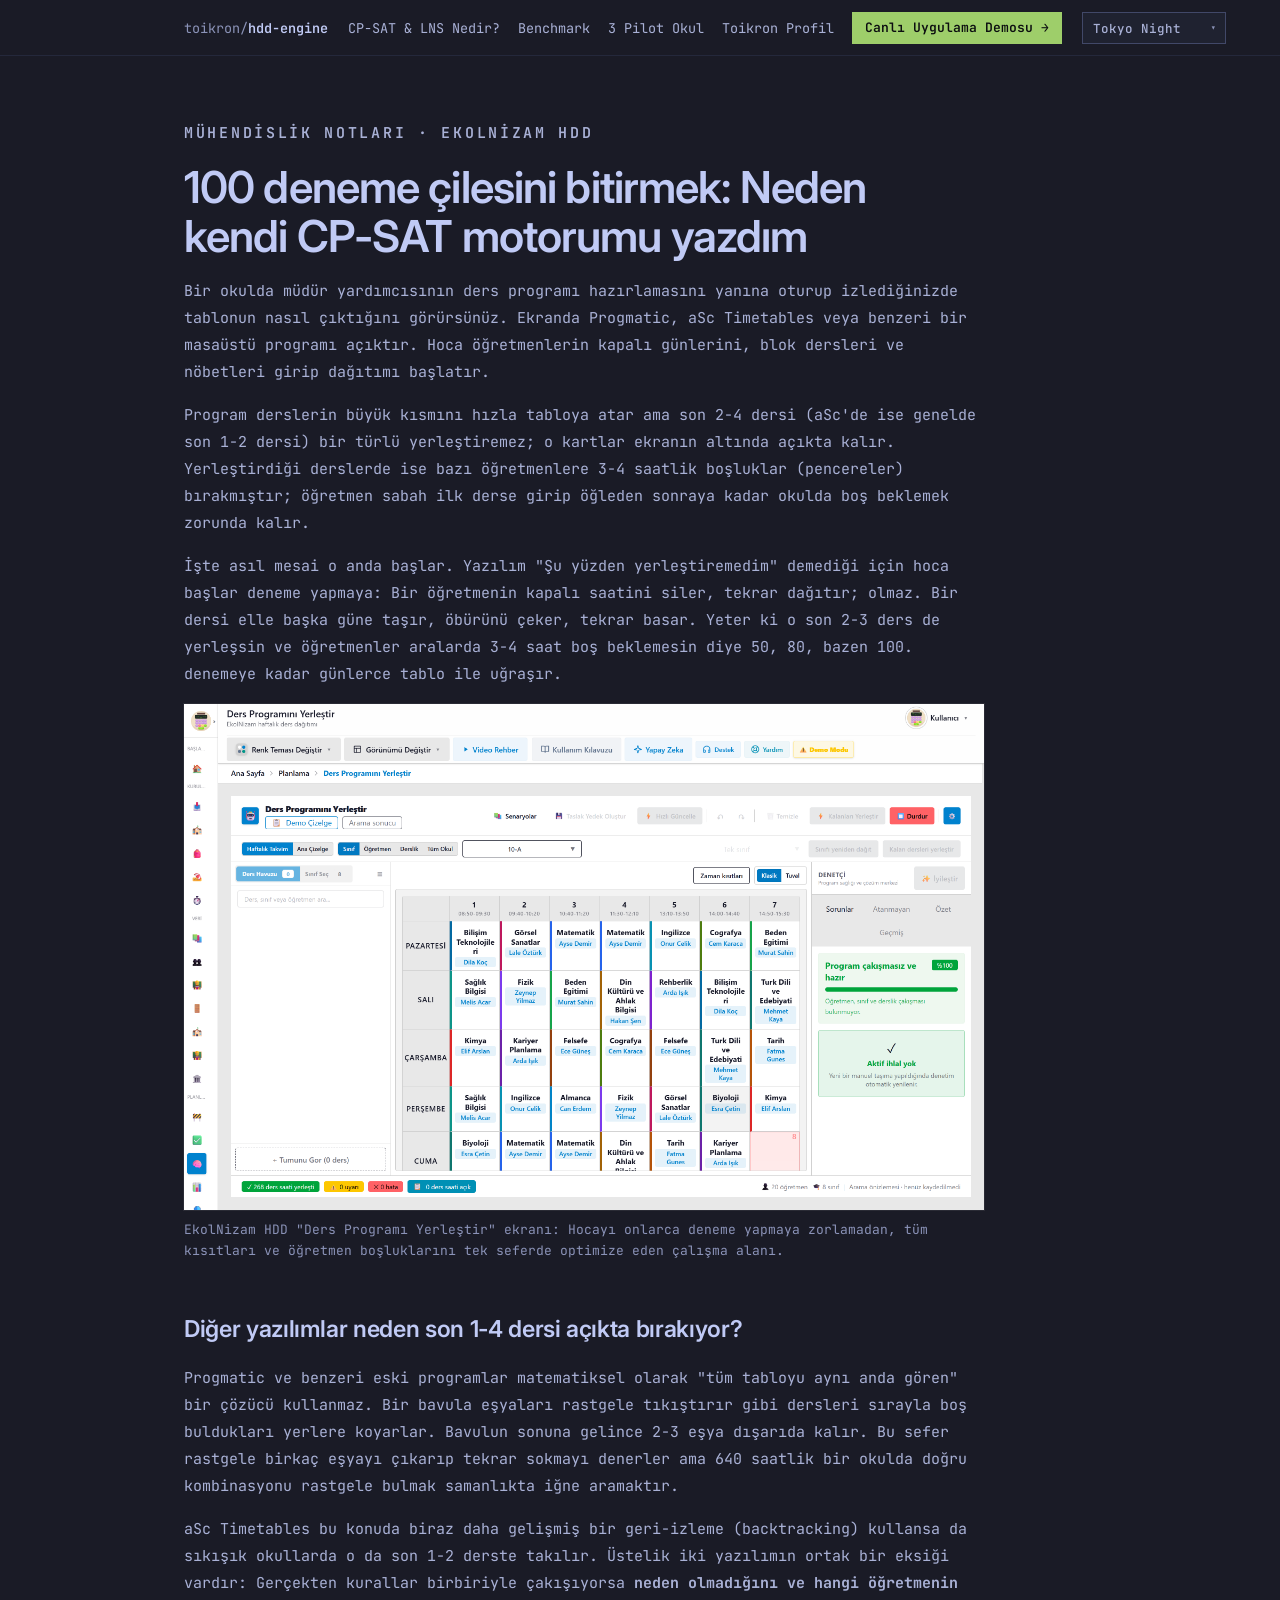
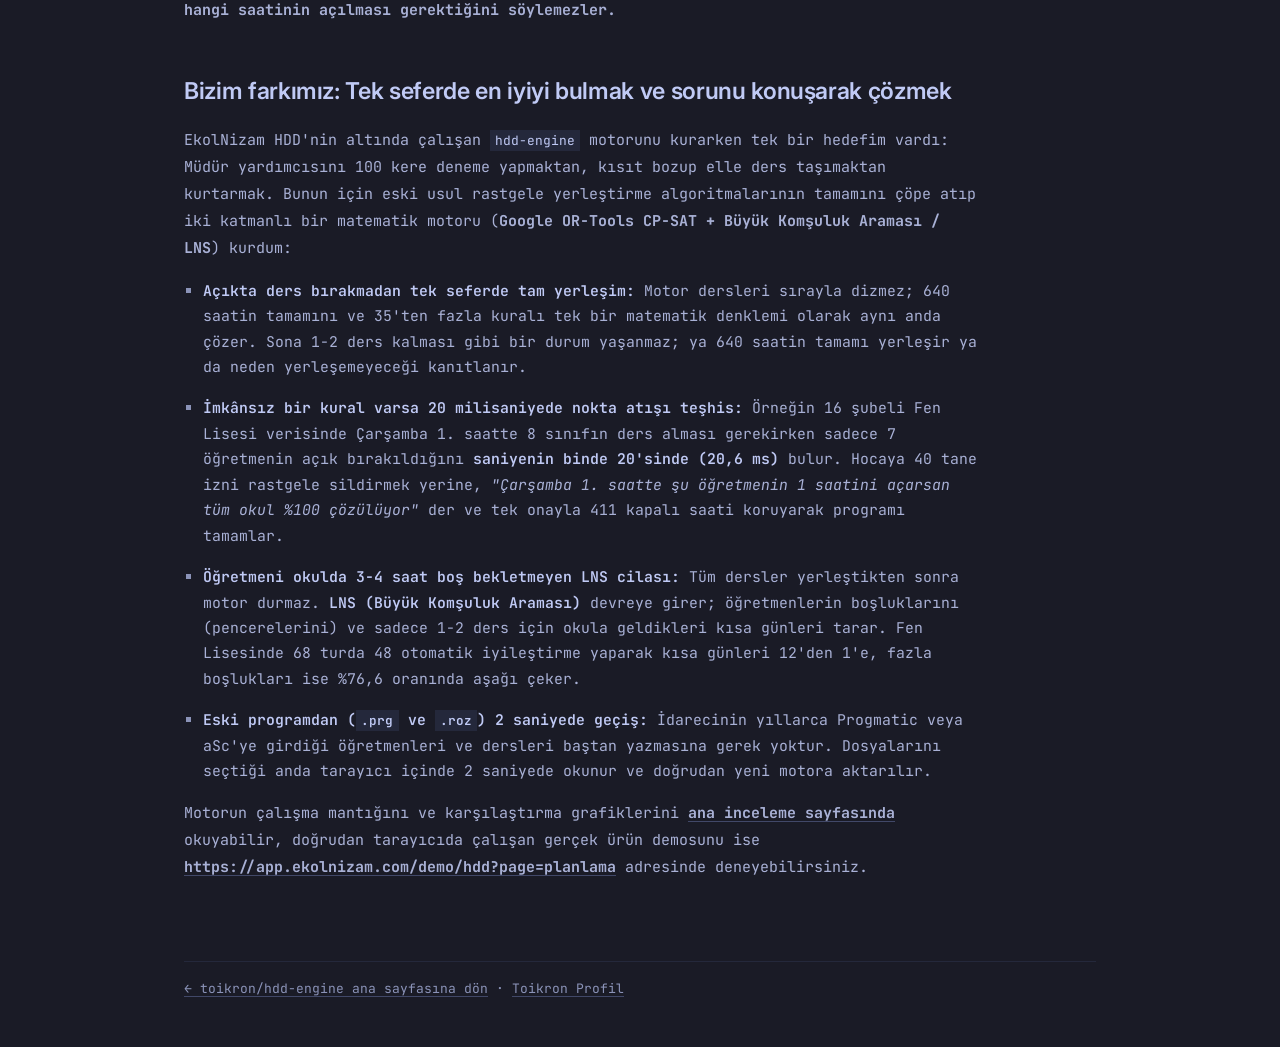
<file: hdd-engine/neden/index.html>
<!DOCTYPE html>
<html lang="tr" data-theme="tokyo-night">
<head>
  <meta charset="utf-8">
  <meta name="viewport" content="width=device-width, initial-scale=1">
  <title>Neden kendi çözücü motorumu yazdım · toikron/hdd-engine</title>
  <meta name="description" content="Okullarda ders programı hazırlarken yaşanan 100 iterasyon çilesi, Progmatic ve aSc Timetables'ın neden son 1-4 dersi açıkta bıraktığı ve neden CP-SAT + LNS motoruna geçtiğim.">
  <script>
    (() => {
      let theme = null;
      try { theme = localStorage.getItem("theme"); } catch {}
      if (!theme) theme = "tokyo-night";
      document.documentElement.dataset.theme = theme;
    })();
  </script>
  <link rel="stylesheet" href="/style.css">
</head>
<body>
  <header class="bar">
    <div class="bar-inner">
      <a class="bar-name" href="/hdd-engine/"><span>toikron/</span>hdd-engine</a>
      <nav class="bar-links" aria-label="Ana menü">
        <a href="/hdd-engine/#cpsat-nedir">CP-SAT &amp; LNS Nedir?</a>
        <a class="hide-sm" href="/hdd-engine/#measured">Benchmark</a>
        <a class="hide-sm" href="/hdd-engine/#pilot">3 Pilot Okul</a>
        <a class="hide-sm" href="/">Toikron Profil</a>
        <a class="sponsor-button" href="https://app.ekolnizam.com/demo/hdd?page=planlama" target="_blank" rel="noopener">Canlı Uygulama Demosu →</a>
      </nav>
      <label class="theme">
        <select class="theme-select" id="theme" aria-label="Tema seçimi">
          <option value="tokyo-night">Tokyo Night</option>
          <option value="catppuccin">Catppuccin</option>
          <option value="flexoki-light">Flexoki Light</option>
        </select>
        <span class="caret" aria-hidden="true">▾</span>
      </label>
    </div>
  </header>

  <main>
    <article class="prose">
      <p class="hero-label">MÜHENDİSLİK NOTLARI · EKOLNİZAM HDD</p>
      <h1>100 deneme çilesini bitirmek: Neden kendi CP-SAT motorumu yazdım</h1>

      <p>
        Bir okulda müdür yardımcısının ders programı hazırlamasını yanına oturup izlediğinizde tablonun nasıl çıktığını görürsünüz. Ekranda Progmatic, aSc Timetables veya benzeri bir masaüstü programı açıktır. Hoca öğretmenlerin kapalı günlerini, blok dersleri ve nöbetleri girip dağıtımı başlatır.
      </p>

      <p>
        Program derslerin büyük kısmını hızla tabloya atar ama son 2-4 dersi (aSc'de ise genelde son 1-2 dersi) bir türlü yerleştiremez; o kartlar ekranın altında açıkta kalır. Yerleştirdiği derslerde ise bazı öğretmenlere 3-4 saatlik boşluklar (pencereler) bırakmıştır; öğretmen sabah ilk derse girip öğleden sonraya kadar okulda boş beklemek zorunda kalır.
      </p>

      <p>
        İşte asıl mesai o anda başlar. Yazılım "Şu yüzden yerleştiremedim" demediği için hoca başlar deneme yapmaya: Bir öğretmenin kapalı saatini siler, tekrar dağıtır; olmaz. Bir dersi elle başka güne taşır, öbürünü çeker, tekrar basar. Yeter ki o son 2-3 ders de yerleşsin ve öğretmenler aralarda 3-4 saat boş beklemesin diye 50, 80, bazen 100. denemeye kadar günlerce tablo ile uğraşır.
      </p>

      <figure class="shot">
        <img src="/assets/planning-workspace.png" alt="EkolNizam HDD Ders Programı Yerleştir Ekranı">
        <figcaption>EkolNizam HDD "Ders Programı Yerleştir" ekranı: Hocayı onlarca deneme yapmaya zorlamadan, tüm kısıtları ve öğretmen boşluklarını tek seferde optimize eden çalışma alanı.</figcaption>
      </figure>

      <h2>Diğer yazılımlar neden son 1-4 dersi açıkta bırakıyor?</h2>

      <p>
        Progmatic ve benzeri eski programlar matematiksel olarak "tüm tabloyu aynı anda gören" bir çözücü kullanmaz. Bir bavula eşyaları rastgele tıkıştırır gibi dersleri sırayla boş buldukları yerlere koyarlar. Bavulun sonuna gelince 2-3 eşya dışarıda kalır. Bu sefer rastgele birkaç eşyayı çıkarıp tekrar sokmayı denerler ama 640 saatlik bir okulda doğru kombinasyonu rastgele bulmak samanlıkta iğne aramaktır.
      </p>

      <p>
        aSc Timetables bu konuda biraz daha gelişmiş bir geri-izleme (backtracking) kullansa da sıkışık okullarda o da son 1-2 derste takılır. Üstelik iki yazılımın ortak bir eksiği vardır: Gerçekten kurallar birbiriyle çakışıyorsa <strong>neden olmadığını ve hangi öğretmenin hangi saatinin açılması gerektiğini söylemezler.</strong>
      </p>

      <h2>Bizim farkımız: Tek seferde en iyiyi bulmak ve sorunu konuşarak çözmek</h2>

      <p>
        EkolNizam HDD'nin altında çalışan <code>hdd-engine</code> motorunu kurarken tek bir hedefim vardı: Müdür yardımcısını 100 kere deneme yapmaktan, kısıt bozup elle ders taşımaktan kurtarmak. Bunun için eski usul rastgele yerleştirme algoritmalarının tamamını çöpe atıp iki katmanlı bir matematik motoru (<strong>Google OR-Tools CP-SAT + Büyük Komşuluk Araması / LNS</strong>) kurdum:
      </p>

      <ul class="changes">
        <li><strong>Açıkta ders bırakmadan tek seferde tam yerleşim:</strong> Motor dersleri sırayla dizmez; 640 saatin tamamını ve 35'ten fazla kuralı tek bir matematik denklemi olarak aynı anda çözer. Sona 1-2 ders kalması gibi bir durum yaşanmaz; ya 640 saatin tamamı yerleşir ya da neden yerleşemeyeceği kanıtlanır.</li>
        <li><strong>İmkânsız bir kural varsa 20 milisaniyede nokta atışı teşhis:</strong> Örneğin 16 şubeli Fen Lisesi verisinde Çarşamba 1. saatte 8 sınıfın ders alması gerekirken sadece 7 öğretmenin açık bırakıldığını <strong>saniyenin binde 20'sinde (20,6 ms)</strong> bulur. Hocaya 40 tane izni rastgele sildirmek yerine, <em>"Çarşamba 1. saatte şu öğretmenin 1 saatini açarsan tüm okul %100 çözülüyor"</em> der ve tek onayla 411 kapalı saati koruyarak programı tamamlar.</li>
        <li><strong>Öğretmeni okulda 3-4 saat boş bekletmeyen LNS cilası:</strong> Tüm dersler yerleştikten sonra motor durmaz. <strong>LNS (Büyük Komşuluk Araması)</strong> devreye girer; öğretmenlerin boşluklarını (pencerelerini) ve sadece 1-2 ders için okula geldikleri kısa günleri tarar. Fen Lisesinde 68 turda 48 otomatik iyileştirme yaparak kısa günleri 12'den 1'e, fazla boşlukları ise %76,6 oranında aşağı çeker.</li>
        <li><strong>Eski programdan (<code>.prg</code> ve <code>.roz</code>) 2 saniyede geçiş:</strong> İdarecinin yıllarca Progmatic veya aSc'ye girdiği öğretmenleri ve dersleri baştan yazmasına gerek yoktur. Dosyalarını seçtiği anda tarayıcı içinde 2 saniyede okunur ve doğrudan yeni motora aktarılır.</li>
      </ul>

      <p>
        Motorun çalışma mantığını ve karşılaştırma grafiklerini <a href="/hdd-engine/"><strong>ana inceleme sayfasında</strong></a> okuyabilir, doğrudan tarayıcıda çalışan gerçek ürün demosunu ise <a href="https://app.ekolnizam.com/demo/hdd?page=planlama" target="_blank" rel="noopener"><strong>https://app.ekolnizam.com/demo/hdd?page=planlama</strong></a> adresinde deneyebilirsiniz.
      </p>
    </article>
  </main>

  <footer>
    <p><a href="/hdd-engine/">← toikron/hdd-engine ana sayfasına dön</a> · <a href="/">Toikron Profil</a></p>
  </footer>

  <script type="module">
    const sel = document.getElementById("theme");
    const root = document.documentElement;
    sel.value = root.dataset.theme || "tokyo-night";
    sel.addEventListener("change", () => {
      root.classList.add("no-transition");
      root.dataset.theme = sel.value;
      try { localStorage.setItem("theme", sel.value); } catch {}
      requestAnimationFrame(() => requestAnimationFrame(() => root.classList.remove("no-transition")));
    });
  </script>
</body>
</html>
</file>
<file: style.css>
@import url('https://fonts.googleapis.com/css2?family=Inter:wght@400;500;600;700&family=JetBrains+Mono:wght@400;500;600;700&display=swap');

:root, [data-theme="tokyo-night"] {
  color-scheme: dark;
  --t-bg-deep: #13141c;
  --t-bg: #1a1b26;
  --t-surface: #1f2230;
  --t-surface-2: #24283b;
  --t-border-subtle: #24283b;
  --t-border-strong: #414868;
  --t-text: #c0caf5;
  --t-text-secondary: #a9b1d6;
  --t-text-muted: #8b93b8;
  --t-brand: #9ece6a;
  --t-brand-soft: #9ece6a1f;
  --t-brand-ink: #0c0e10;
  --t-green: #9ece6a;
  --t-green-ink: #0c0e10;
  --t-warn: #e0af68;
  --t-danger: #f7768e;
  --t-danger-soft: #f7768e24;
  --t-info: #7aa2f7;
  --t-selection: #292e42;
  --t-ring: rgba(255, 255, 255, 0.07);
  --t-ring-hover: rgba(255, 255, 255, 0.14);
}

[data-theme="catppuccin"] {
  color-scheme: dark;
  --t-bg-deep: #11111b;
  --t-bg: #1e1e2e;
  --t-surface: #232334;
  --t-surface-2: #313244;
  --t-border-subtle: #313244;
  --t-border-strong: #45475a;
  --t-text: #cdd6f4;
  --t-text-secondary: #bac2de;
  --t-text-muted: #9399b2;
  --t-brand: #89b4fa;
  --t-brand-soft: #89b4fa1f;
  --t-brand-ink: #11111b;
  --t-green: #a6e3a1;
  --t-green-ink: #11111b;
  --t-warn: #f9e2af;
  --t-danger: #f38ba8;
  --t-danger-soft: #f38ba824;
  --t-info: #89dceb;
  --t-selection: #45475a;
  --t-ring: rgba(255, 255, 255, 0.07);
  --t-ring-hover: rgba(255, 255, 255, 0.14);
}

[data-theme="flexoki-light"] {
  color-scheme: light;
  --t-bg-deep: #f2f0e5;
  --t-bg: #fffcf0;
  --t-surface: #f7f4e9;
  --t-surface-2: #e6e4d9;
  --t-border-subtle: #e6e4d9;
  --t-border-strong: #b7b5ac;
  --t-text: #100f0f;
  --t-text-secondary: #403e3c;
  --t-text-muted: #6f6e69;
  --t-brand: #205ea6;
  --t-brand-soft: #205ea61f;
  --t-brand-ink: #fffcf0;
  --t-green: #66800b;
  --t-green-ink: #fffcf0;
  --t-warn: #ad8301;
  --t-danger: #af3029;
  --t-danger-soft: #af30291a;
  --t-info: #205ea6;
  --t-selection: #dad8ce;
  --t-ring: rgba(0, 0, 0, 0.1);
  --t-ring-hover: rgba(0, 0, 0, 0.18);
}

:root {
  --color-bg-deep: var(--t-bg-deep);
  --color-bg: var(--t-bg);
  --color-surface: var(--t-surface);
  --color-surface-2: var(--t-surface-2);
  --color-border: var(--t-border-subtle);
  --color-border-strong: var(--t-border-strong);
  --color-text: var(--t-text);
  --color-text-secondary: var(--t-text-secondary);
  --color-text-muted: var(--t-text-muted);
  --color-brand: var(--t-brand);
  --color-brand-soft: var(--t-brand-soft);
  --color-brand-ink: var(--t-brand-ink);
  --color-ring: var(--t-brand);
  --font-mono: "JetBrains Mono", ui-monospace, SFMono-Regular, Menlo, Consolas, monospace;
  --font-sans: "Inter", -apple-system, BlinkMacSystemFont, "Segoe UI", Roboto, sans-serif;
  --nav-h: 3.5rem;
  --measure: 50rem;
}

.no-transition, .no-transition * {
  transition: none !important;
}

* {
  box-sizing: border-box;
  border-radius: 0;
}

[hidden] {
  display: none !important;
}

html {
  -webkit-text-size-adjust: 100%;
  font-synthesis: none;
  scroll-behavior: smooth;
}

body {
  background: var(--color-bg);
  color: var(--color-text);
  font: 400 15.5px/1.68 var(--font-mono);
  margin: 0;
}

::selection {
  background: var(--t-selection);
  color: var(--color-text);
}

[id] {
  scroll-margin-top: calc(var(--nav-h) + 1rem);
}

h1, h2, h3, h4 {
  font-family: var(--font-sans);
  letter-spacing: -0.015em;
  text-wrap: balance;
  color: var(--color-text);
  margin: 0;
  font-weight: 600;
}

a {
  color: inherit;
  text-decoration: underline;
  text-decoration-color: var(--color-border-strong);
  text-underline-offset: 3px;
  text-decoration-skip-ink: auto;
  transition: text-decoration-color 0.15s ease-out, color 0.15s ease-out;
}

a:hover {
  text-decoration-color: var(--color-brand);
  color: var(--color-text);
}

:focus-visible {
  outline: 2px solid var(--color-ring);
  outline-offset: 2px;
}

code {
  font-family: var(--font-mono);
}

:not(pre) > code {
  background: var(--color-surface-2);
  padding: 0.15em 0.4em;
  font-size: 0.86em;
  color: var(--color-text);
}

/* Header Bar (huacnlee/cargo style) */
.bar {
  z-index: 100;
  height: var(--nav-h);
  background: var(--color-bg);
  border-bottom: 1px solid var(--color-border);
  position: sticky;
  top: 0;
}

.bar-inner, main, footer {
  max-width: 60rem;
  margin: 0 auto;
  padding-inline: 1rem;
}

@media (min-width: 40rem) {
  .bar-inner, main, footer {
    padding-inline: 1.5rem;
  }
}

.bar-inner {
  align-items: center;
  gap: 20px;
  height: 3.5rem;
  font-size: 13.5px;
  display: flex;
}

.bar-name {
  margin-right: auto;
  font-weight: 600;
  text-decoration: none;
  white-space: nowrap;
}

.bar-name span {
  color: var(--color-text-muted);
  font-weight: 400;
}

.bar-links {
  gap: 18px;
  align-items: center;
  display: flex;
}

.bar-links a {
  white-space: nowrap;
}

.bar a:not(.bar-name):not(.sponsor-button) {
  color: var(--color-text-secondary);
  text-decoration: none;
}

.bar a:not(.bar-name):not(.sponsor-button):hover {
  color: var(--color-brand);
}

.theme {
  align-items: center;
  display: inline-flex;
  position: relative;
}

.theme-select {
  -webkit-appearance: none;
  appearance: none;
  cursor: pointer;
  font: 500 12.5px var(--font-mono);
  color: var(--color-text-secondary);
  background: var(--color-surface);
  border: 1px solid var(--color-border-strong);
  height: 32px;
  padding: 0 28px 0 10px;
}

.theme-select:hover {
  background: var(--color-surface-2);
}

.theme .caret {
  color: var(--color-text-muted);
  pointer-events: none;
  font-size: 11px;
  position: absolute;
  right: 9px;
}

.sponsor-button {
  background: var(--t-green);
  height: 32px;
  color: var(--t-green-ink) !important;
  border: 1px solid var(--t-green);
  flex: none;
  align-items: center;
  padding: 0 12px;
  font-weight: 600;
  font-size: 13px;
  text-decoration: none !important;
  display: inline-flex;
  cursor: pointer;
}

.sponsor-button:hover {
  filter: brightness(1.08);
}

/* Profile Home Styles (huacnlee.github.io style) */
.profile-page {
  max-width: 46rem;
  margin: 0 auto;
  padding: 56px 1.25rem 80px;
}

.eyebrow {
  letter-spacing: 0.18em;
  text-transform: uppercase;
  color: var(--color-brand);
  margin: 0 0 12px;
  font-size: 12px;
  font-weight: 600;
}

.profile-header h1 {
  font-size: clamp(2.2rem, 5vw, 3rem);
  line-height: 1.08;
  margin-bottom: 8px;
}

.profile-header .role {
  color: var(--color-text-secondary);
  font-size: 16px;
  margin: 0 0 14px;
}

.profile-header .lead {
  color: var(--color-text-secondary);
  font-size: 15.5px;
  line-height: 1.75;
  margin: 0 0 20px;
}

.contact-links {
  display: flex;
  flex-wrap: wrap;
  gap: 18px;
  font-size: 14px;
  margin-bottom: 48px;
  padding-bottom: 24px;
  border-bottom: 1px solid var(--color-border);
}

.profile-page h2 {
  margin: 48px 0 12px;
  font-size: 1.35rem;
  display: flex;
  align-items: baseline;
  justify-content: space-between;
  gap: 12px;
}

.profile-page h2 .tag {
  font: 500 12px var(--font-mono);
  color: var(--color-brand);
  background: var(--color-brand-soft);
  padding: 2px 8px;
}

.profile-page p {
  color: var(--color-text-secondary);
  margin: 14px 0;
  font-size: 15px;
  line-height: 1.78;
}

.profile-page strong {
  color: var(--color-text);
  font-weight: 600;
}

/* Hero & Install Box */
.hero {
  padding: 52px 0 24px;
}

.hero-label {
  letter-spacing: 0.18em;
  text-transform: uppercase;
  color: var(--color-brand);
  margin: 0 0 14px;
  font-size: 12px;
  font-weight: 600;
}

.hero h1 {
  letter-spacing: -0.02em;
  font-size: clamp(1.95rem, 5vw, 2.85rem);
  line-height: 1.12;
}

.hero h1 code {
  color: var(--color-brand);
  background: transparent;
  padding: 0;
  font-size: 0.92em;
  font-weight: 600;
}

.hero p.lead {
  color: var(--color-text-secondary);
  max-width: var(--measure);
  margin: 16px 0 28px;
  font-size: 15.5px;
  line-height: 1.72;
}

.install {
  background: var(--color-bg-deep);
  box-shadow: 0 0 0 1px var(--t-ring);
}

.tabs {
  border-bottom: 1px solid var(--color-border);
  display: flex;
  flex-wrap: wrap;
}

.tab {
  font: 500 13px var(--font-mono);
  color: var(--color-text-muted);
  cursor: pointer;
  background: transparent;
  border: 0;
  height: 40px;
  padding: 0 16px;
  box-shadow: inset 0 -2px transparent;
}

.tab[aria-selected="true"] {
  color: var(--color-text);
  box-shadow: inset 0 -2px 0 var(--color-brand);
}

.cmd {
  align-items: center;
  gap: 12px;
  padding: 16px;
  display: flex;
}

.cmd pre {
  flex: 1;
  min-width: 0;
  margin: 0;
  font-size: 13.5px;
  overflow-x: auto;
  color: var(--color-text);
}

.cmd .prompt {
  color: var(--color-text-muted);
  user-select: none;
}

.btn {
  cursor: pointer;
  background: var(--color-brand);
  height: 34px;
  padding: 0 12px;
  color: var(--color-brand-ink);
  border: 0;
  font: 600 12px var(--font-mono);
  flex: none;
  place-items: center;
  display: inline-flex;
}

.install-note {
  color: var(--color-text-secondary);
  max-width: var(--measure);
  margin: 14px 0 0;
  font-size: 13.5px;
  line-height: 1.65;
}

section {
  padding-top: 64px;
}

section > h2 {
  font-size: 1.55rem;
}

.section-desc {
  color: var(--color-text-secondary);
  max-width: var(--measure);
  margin: 8px 0 24px;
  font-size: 15px;
  line-height: 1.72;
}

/* Proof & Benchmark Cards */
.proof {
  background: var(--color-surface);
  box-shadow: 0 0 0 1px var(--t-ring);
  margin: 0 0 24px;
  padding: 20px 24px 22px;
}

.proof-title {
  color: var(--color-text-secondary);
  margin: 0 0 16px;
  font-size: 13px;
}

.proof-grid {
  grid-template-columns: 1fr 1fr;
  gap: 24px 40px;
  display: grid;
}

.proof-grid-3 {
  grid-template-columns: repeat(3, 1fr);
  gap: 20px 28px;
  display: grid;
}

.stat-label {
  color: var(--color-text-secondary);
  margin: 0;
  font-size: 13px;
}

.stat-big {
  flex-wrap: wrap;
  align-items: baseline;
  gap: 10px;
  margin: 4px 0 12px;
  display: flex;
}

.stat-big > strong {
  font: 600 clamp(2.1rem, 5vw, 3rem)/1 var(--font-sans);
  letter-spacing: -0.03em;
  color: var(--color-brand);
  font-variant-numeric: tabular-nums;
}

.stat-big span {
  color: var(--color-text-secondary);
  font-size: 13.5px;
}

.stat-big span strong {
  color: var(--color-text);
  font-weight: 600;
}

.mini {
  color: var(--color-text-muted);
  grid-template-columns: 6.5rem 1fr;
  align-items: center;
  gap: 6px 10px;
  font-size: 12px;
  display: grid;
}

.mini .track {
  height: 10px;
}

.mini .val {
  height: 10px;
  color: var(--color-text-secondary);
  font-size: 12px;
  font-weight: 400;
}

.metric {
  border-top: 1px solid var(--color-border);
  padding: 20px 0;
}

.metric h3 {
  font-size: 1.05rem;
}

.metric .note {
  color: var(--color-text-muted);
  margin: 4px 0 12px;
  font-size: 13px;
  line-height: 1.6;
}

.row {
  grid-template-columns: 12.5rem 1fr;
  align-items: center;
  gap: 12px;
  margin: 7px 0;
  font-size: 13px;
  display: grid;
}

.row .who {
  color: var(--color-text-secondary);
}

.track {
  height: 22px;
  position: relative;
  background: rgba(128, 128, 128, 0.06);
}

.fill {
  background: var(--c);
  height: 100%;
  box-shadow: inset 0 0 0 1px var(--o, transparent);
}

.val {
  white-space: nowrap;
  height: 22px;
  color: var(--color-text);
  align-items: center;
  padding-left: 8px;
  font-weight: 500;
  display: flex;
  position: absolute;
  top: 0;
}

.fork {
  --c: var(--color-brand);
}

.nightly {
  --c: var(--color-brand-soft);
  --o: var(--color-brand);
}

.stock {
  --c: var(--color-border-strong);
}

.danger-bar {
  --c: var(--t-danger);
}

.legend {
  color: var(--color-text-secondary);
  flex-wrap: wrap;
  gap: 8px 24px;
  margin: 0 0 10px;
  padding: 0;
  font-size: 13px;
  list-style: none;
  display: flex;
}

.legend li {
  align-items: center;
  gap: 8px;
  display: flex;
}

.swatch {
  background: var(--c);
  width: 12px;
  height: 12px;
  box-shadow: inset 0 0 0 1px var(--o, transparent);
}

.growth {
  grid-template-columns: 1fr 1fr;
  gap: 32px 40px;
  margin-top: 12px;
  display: grid;
}

.growth h3 {
  margin-bottom: 12px;
  font-size: 1.02rem;
}

.cols {
  grid-template-columns: repeat(var(--n), 1fr);
  border-bottom: 1px solid var(--color-border-strong);
  align-items: end;
  gap: 10px;
  height: 170px;
  display: grid;
  padding-top: 16px;
}

.col {
  justify-content: center;
  align-items: end;
  gap: 4px;
  height: 100%;
  display: flex;
}

.col .b {
  background: var(--c);
  width: 44%;
  max-width: 24px;
  position: relative;
}

.h3-val {
  font: 400 13px var(--font-mono);
  color: var(--color-text-secondary);
  margin-left: 8px;
}

.axis {
  grid-template-columns: repeat(var(--n), 1fr);
  color: var(--color-text-muted);
  text-align: center;
  gap: 10px;
  margin-top: 6px;
  font-size: 11.5px;
  display: grid;
}

/* Terminal & Code */
.term {
  background: var(--color-bg-deep);
  box-shadow: 0 0 0 1px var(--t-ring);
  color: var(--color-text-secondary);
  margin: 0 0 20px;
  padding: 1em 1.25em;
  font-size: 12.8px;
  line-height: 1.68;
  overflow-x: auto;
}

.term .prompt {
  color: var(--color-text-muted);
}

.term .cmdline {
  color: var(--color-text);
}

.term .status {
  color: var(--color-brand);
  font-weight: 600;
}

.term .err {
  color: var(--t-danger);
  font-weight: 600;
}

.term .warn {
  color: var(--t-warn);
  font-weight: 600;
}

/* Screenshots */
.shot {
  margin: 0 0 28px;
}

.shot img {
  width: 100%;
  height: auto;
  box-shadow: 0 0 0 1px var(--t-ring);
  display: block;
  background: var(--color-bg-deep);
}

.shot figcaption {
  color: var(--color-text-muted);
  max-width: var(--measure);
  margin-top: 10px;
  font-size: 13px;
  line-height: 1.6;
}

.shot-grid {
  display: grid;
  grid-template-columns: 1fr 1fr;
  gap: 20px;
  margin: 20px 0 28px;
}

/* Lists & Tables */
.changes {
  max-width: var(--measure);
  margin: 0;
  padding: 0 0 0 1.25em;
  list-style: square;
}

.changes li {
  color: var(--color-text-secondary);
  margin: 0 0 16px;
  font-size: 14.8px;
  line-height: 1.72;
}

.changes li::marker {
  color: var(--color-text-muted);
}

.changes strong {
  color: var(--color-text);
  font-weight: 600;
}

.data-table-wrap {
  overflow-x: auto;
  background: var(--color-bg-deep);
  box-shadow: 0 0 0 1px var(--t-ring);
  margin: 16px 0 24px;
}

.data-table {
  width: 100%;
  border-collapse: collapse;
  font-size: 13px;
  text-align: left;
}

.data-table th, .data-table td {
  padding: 10px 14px;
  border-bottom: 1px solid var(--color-border);
  vertical-align: top;
}

.data-table th {
  color: var(--color-text);
  background: var(--color-surface);
  font-weight: 600;
  white-space: nowrap;
}

.data-table td {
  color: var(--color-text-secondary);
}

.badge-ok {
  color: var(--color-brand);
  background: var(--color-brand-soft);
  padding: 2px 6px;
  font-size: 11.5px;
  font-weight: 600;
  white-space: nowrap;
}

.badge-err {
  color: var(--t-danger);
  background: var(--t-danger-soft);
  padding: 2px 6px;
  font-size: 11.5px;
  font-weight: 600;
  white-space: nowrap;
}

/* Interactive Demo Box */
.demo-box {
  background: var(--color-bg-deep);
  box-shadow: 0 0 0 1px var(--color-border-strong);
  margin: 20px 0 28px;
}

.demo-toolbar {
  background: var(--color-surface);
  border-bottom: 1px solid var(--color-border);
  padding: 12px 16px;
  display: flex;
  flex-wrap: wrap;
  gap: 12px;
  align-items: center;
}

.demo-select {
  font: 500 13px var(--font-mono);
  color: var(--color-text);
  background: var(--color-bg);
  border: 1px solid var(--color-border-strong);
  height: 34px;
  padding: 0 10px;
}

.demo-btn {
  font: 600 12.5px var(--font-mono);
  cursor: pointer;
  height: 34px;
  padding: 0 12px;
  border: 1px solid var(--color-border-strong);
  background: var(--color-surface-2);
  color: var(--color-text);
}

.demo-btn.active, .demo-btn:hover {
  border-color: var(--color-brand);
  color: var(--color-brand);
}

.tt-grid {
  width: 100%;
  border-collapse: collapse;
  font-size: 12px;
  table-layout: fixed;
}

.tt-grid th, .tt-grid td {
  border: 1px solid var(--color-border);
  padding: 6px 8px;
  height: 54px;
  vertical-align: middle;
  text-align: center;
}

.tt-grid th {
  background: var(--color-surface);
  color: var(--color-text);
  height: 36px;
  font-weight: 600;
}

.tt-cell-filled {
  background: var(--color-surface-2);
  color: var(--color-text);
  border-left: 3px solid var(--color-brand) !important;
}

.tt-cell-violated {
  background: var(--t-danger-soft);
  color: var(--color-text);
  border-left: 3px solid var(--t-danger) !important;
}

.tt-cell-closed {
  background: repeating-linear-gradient(
    -45deg,
    transparent,
    transparent 5px,
    rgba(247, 118, 142, 0.08) 5px,
    rgba(247, 118, 142, 0.08) 10px
  );
  color: var(--t-danger);
  font-size: 11px;
}

.tt-lesson {
  font-weight: 600;
  color: var(--color-text);
  display: block;
  white-space: nowrap;
  overflow: hidden;
  text-overflow: ellipsis;
}

.tt-sub {
  font-size: 11px;
  color: var(--color-text-muted);
  display: block;
  white-space: nowrap;
  overflow: hidden;
  text-overflow: ellipsis;
}

.sponsor {
  border: 1px solid var(--t-green);
  flex-wrap: wrap;
  justify-content: space-between;
  align-items: center;
  gap: 12px 24px;
  margin: 28px 0;
  padding: 16px 20px;
  display: flex;
}

.sponsor p {
  color: var(--t-green);
  font-size: 15.5px;
  font-weight: 600;
  font-family: var(--font-sans);
  margin: 0;
}

.prose {
  max-width: var(--measure);
  padding: 48px 0 0;
}

.prose h1 {
  letter-spacing: -0.02em;
  margin-bottom: 12px;
  font-size: clamp(1.9rem, 5vw, 2.75rem);
  line-height: 1.12;
}

.prose h2 {
  margin: 48px 0 10px;
  font-size: 1.45rem;
}

.prose p {
  color: var(--color-text-secondary);
  margin: 16px 0;
  font-size: 15px;
  line-height: 1.8;
}

.posts {
  margin: 16px 0;
  padding: 0;
  font-size: 14.5px;
  line-height: 1.9;
  list-style: none;
}

.posts li {
  display: grid;
  grid-template-columns: 6.5rem minmax(0, 1fr);
  gap: 12px;
  padding: 4px 0;
  border-bottom: 1px solid var(--color-border);
}

.posts time {
  color: var(--color-text-muted);
  font-variant-numeric: tabular-nums;
}

details {
  border-top: 1px solid var(--color-border);
  margin-top: 20px;
  padding-top: 14px;
}

summary {
  cursor: pointer;
  color: var(--color-text);
  font-weight: 600;
  font-size: 14px;
}

footer {
  color: var(--color-text-muted);
  padding-top: 64px;
  padding-bottom: 48px;
  font-size: 13px;
}

footer p {
  border-top: 1px solid var(--color-border);
  margin: 0;
  padding-top: 16px;
}

footer p.more-projects {
  border-top: 0;
  padding-top: 8px;
}

@media (max-width: 48rem) {
  .bar-inner {
    gap: 10px;
  }
  .bar .hide-sm {
    display: none;
  }
  .row {
    grid-template-columns: 7.5rem 1fr;
    gap: 8px;
    font-size: 12px;
  }
  .proof-grid, .proof-grid-3, .growth, .shot-grid {
    grid-template-columns: 1fr;
  }
  .proof {
    padding: 16px;
  }
}
</file>
